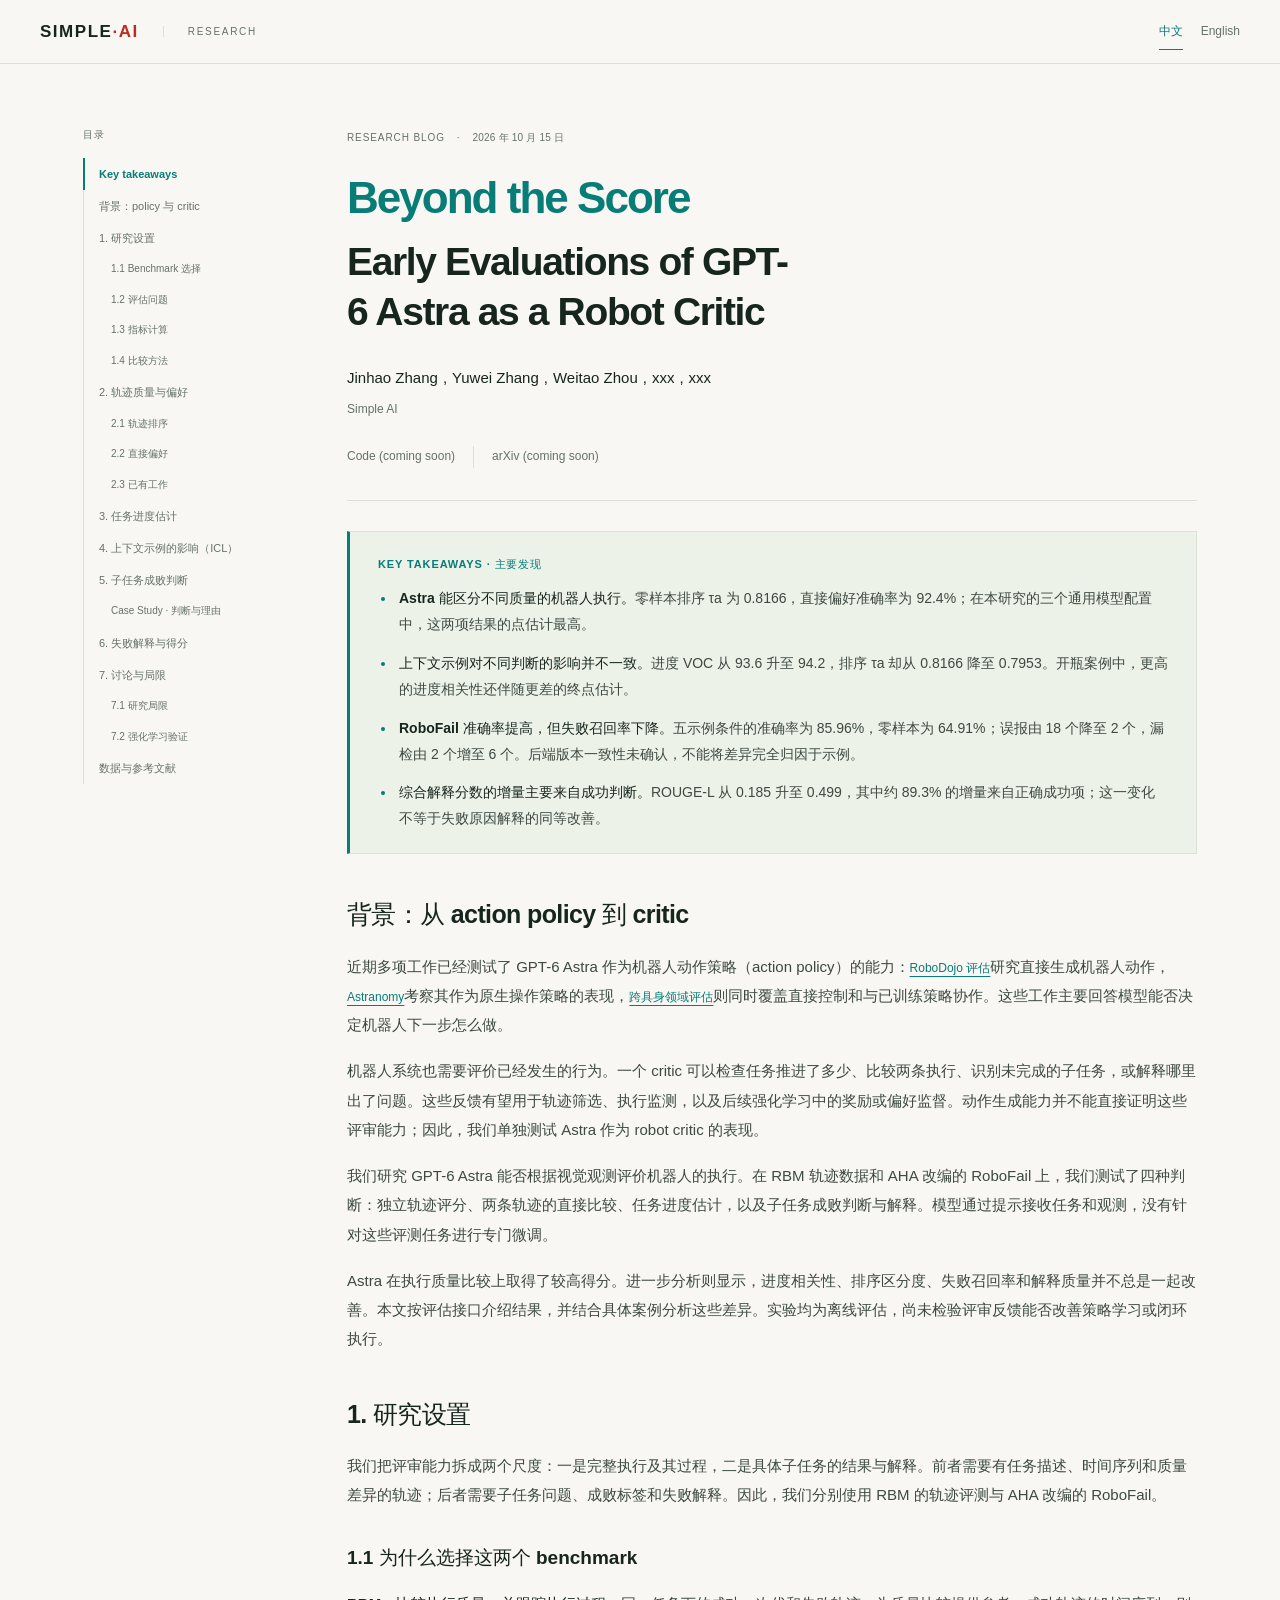
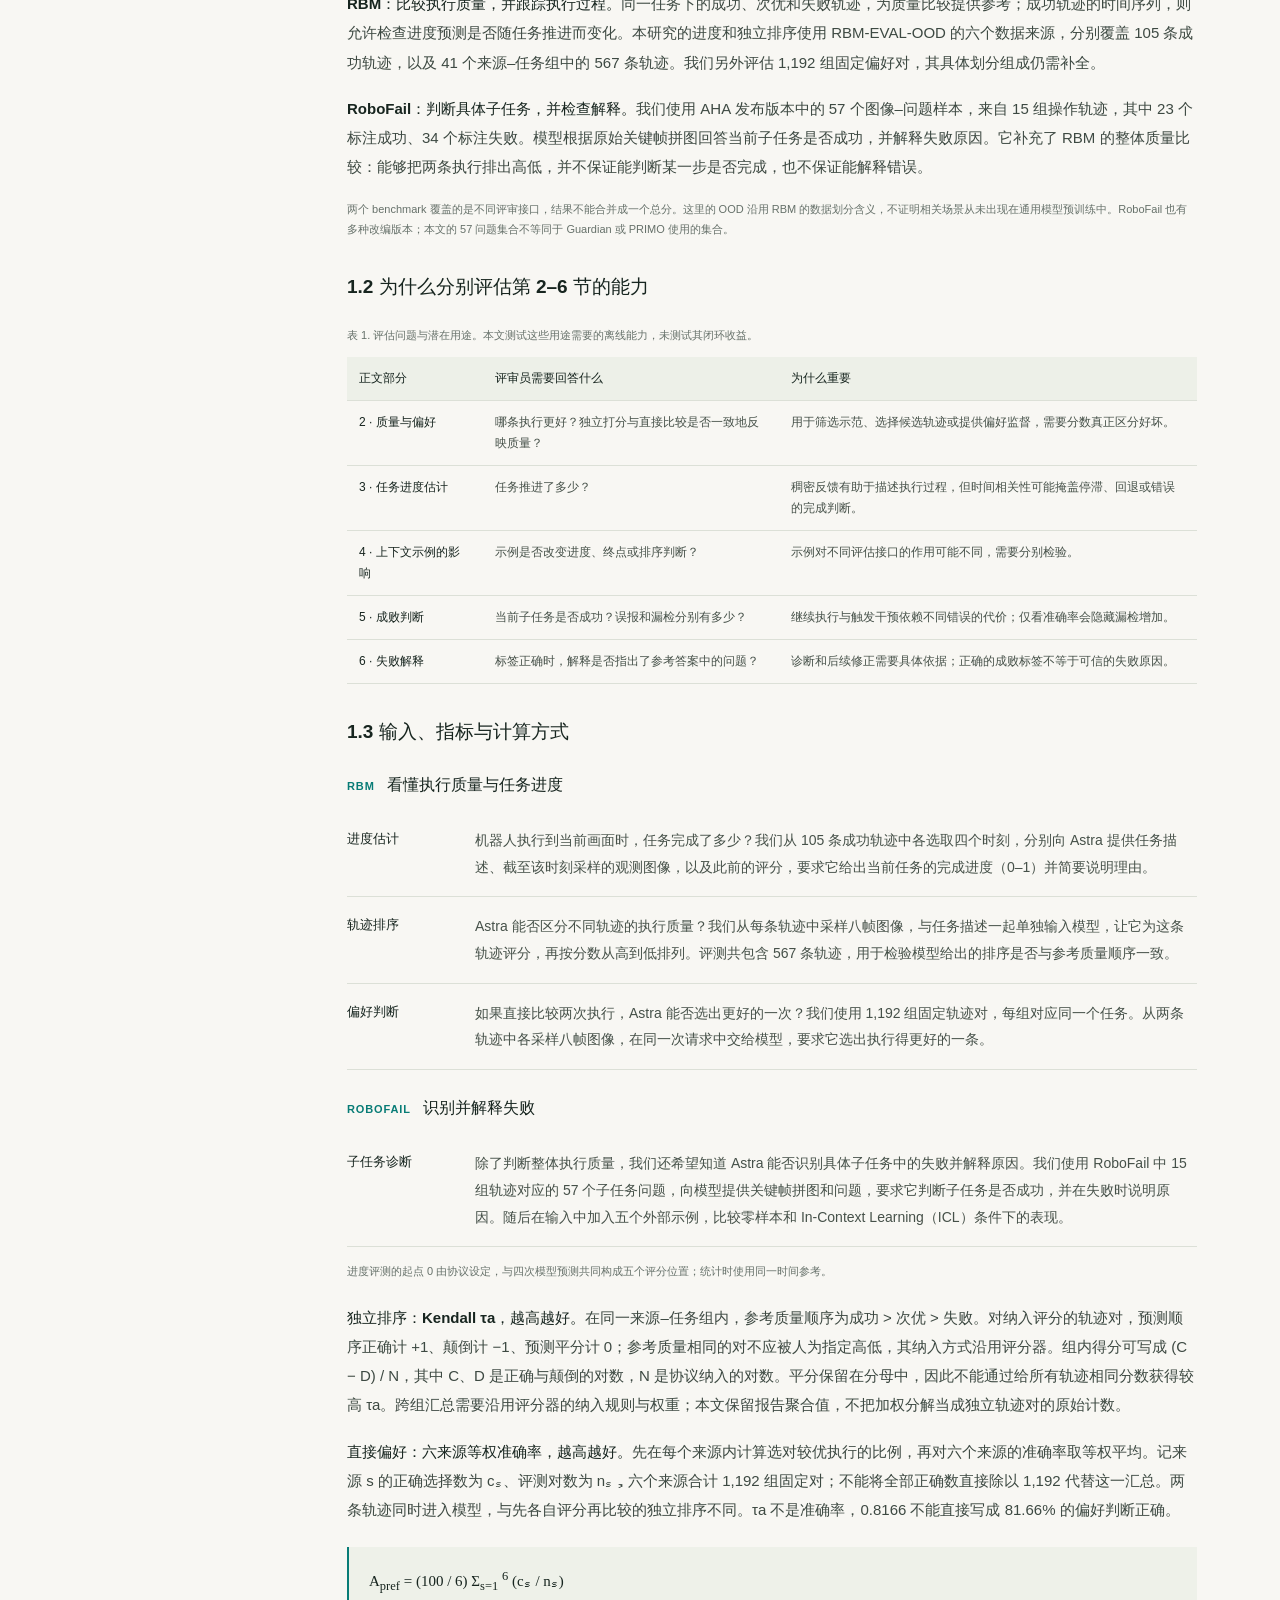
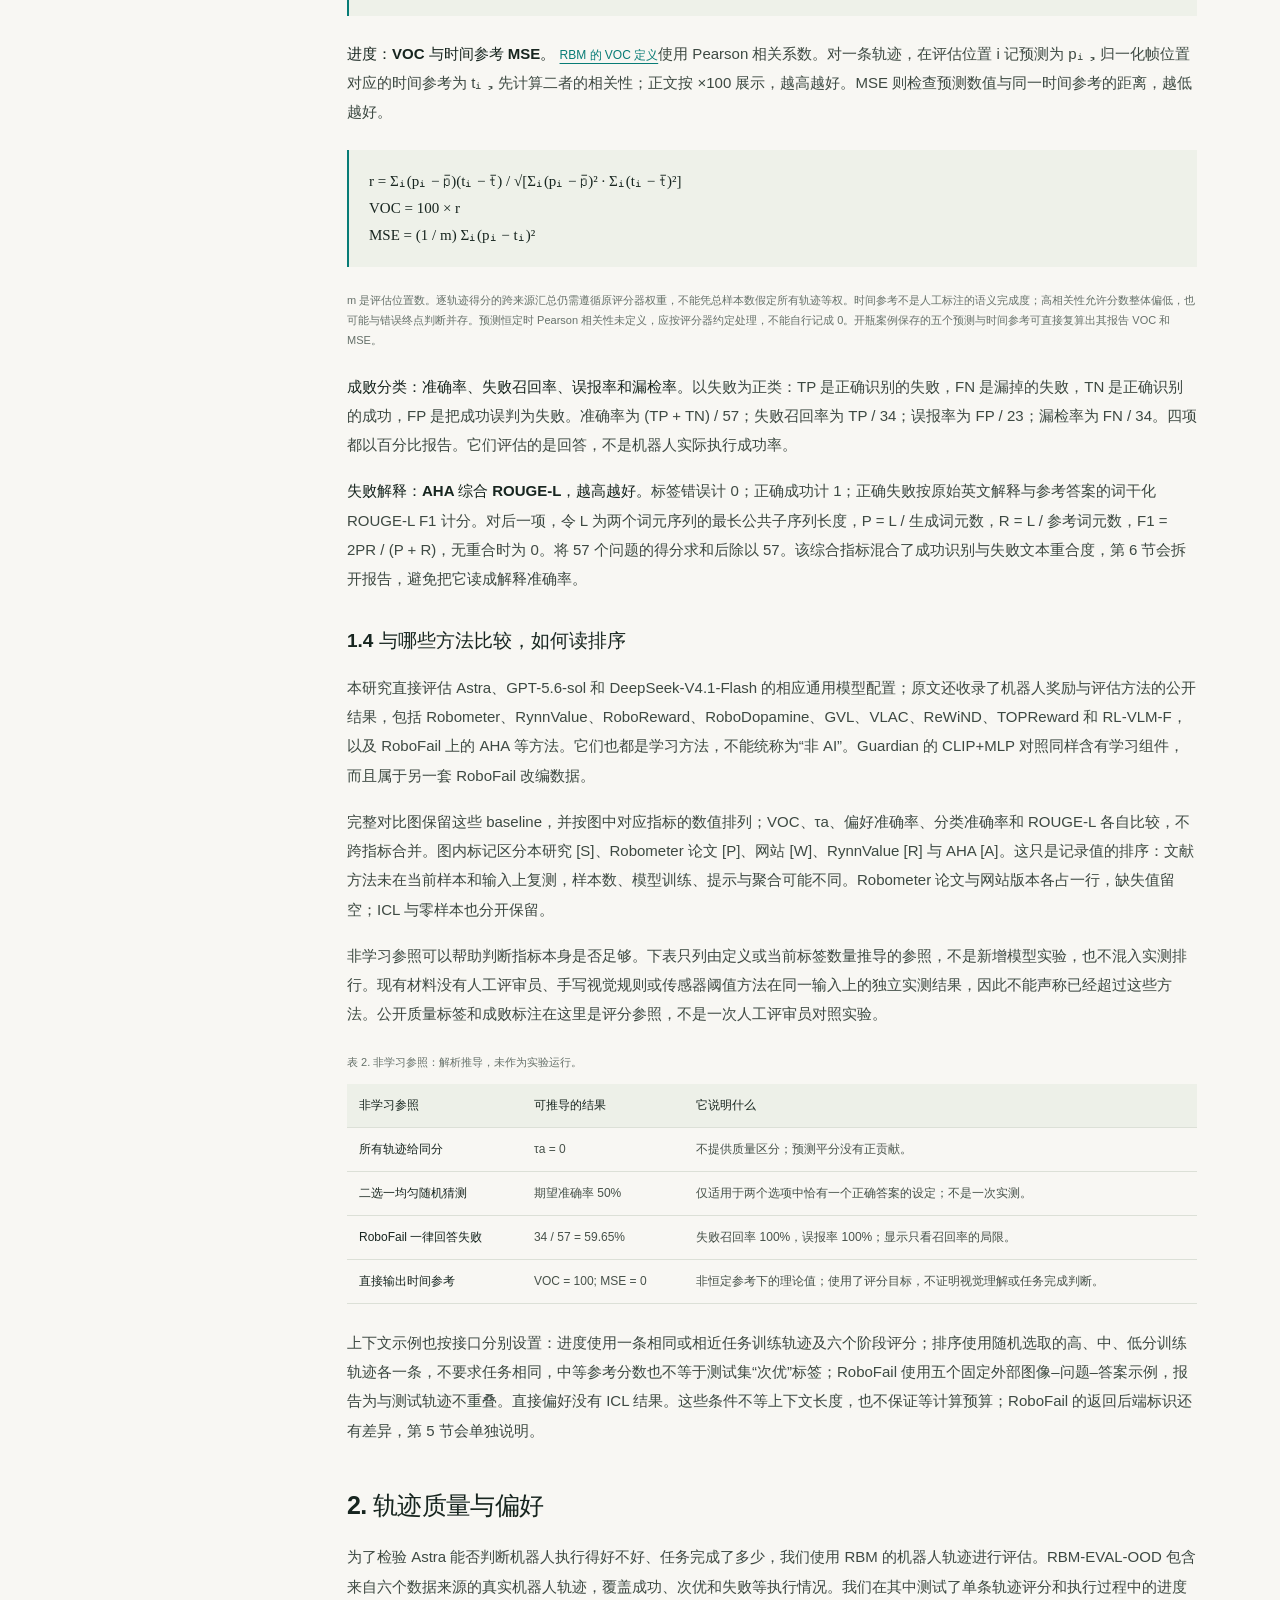
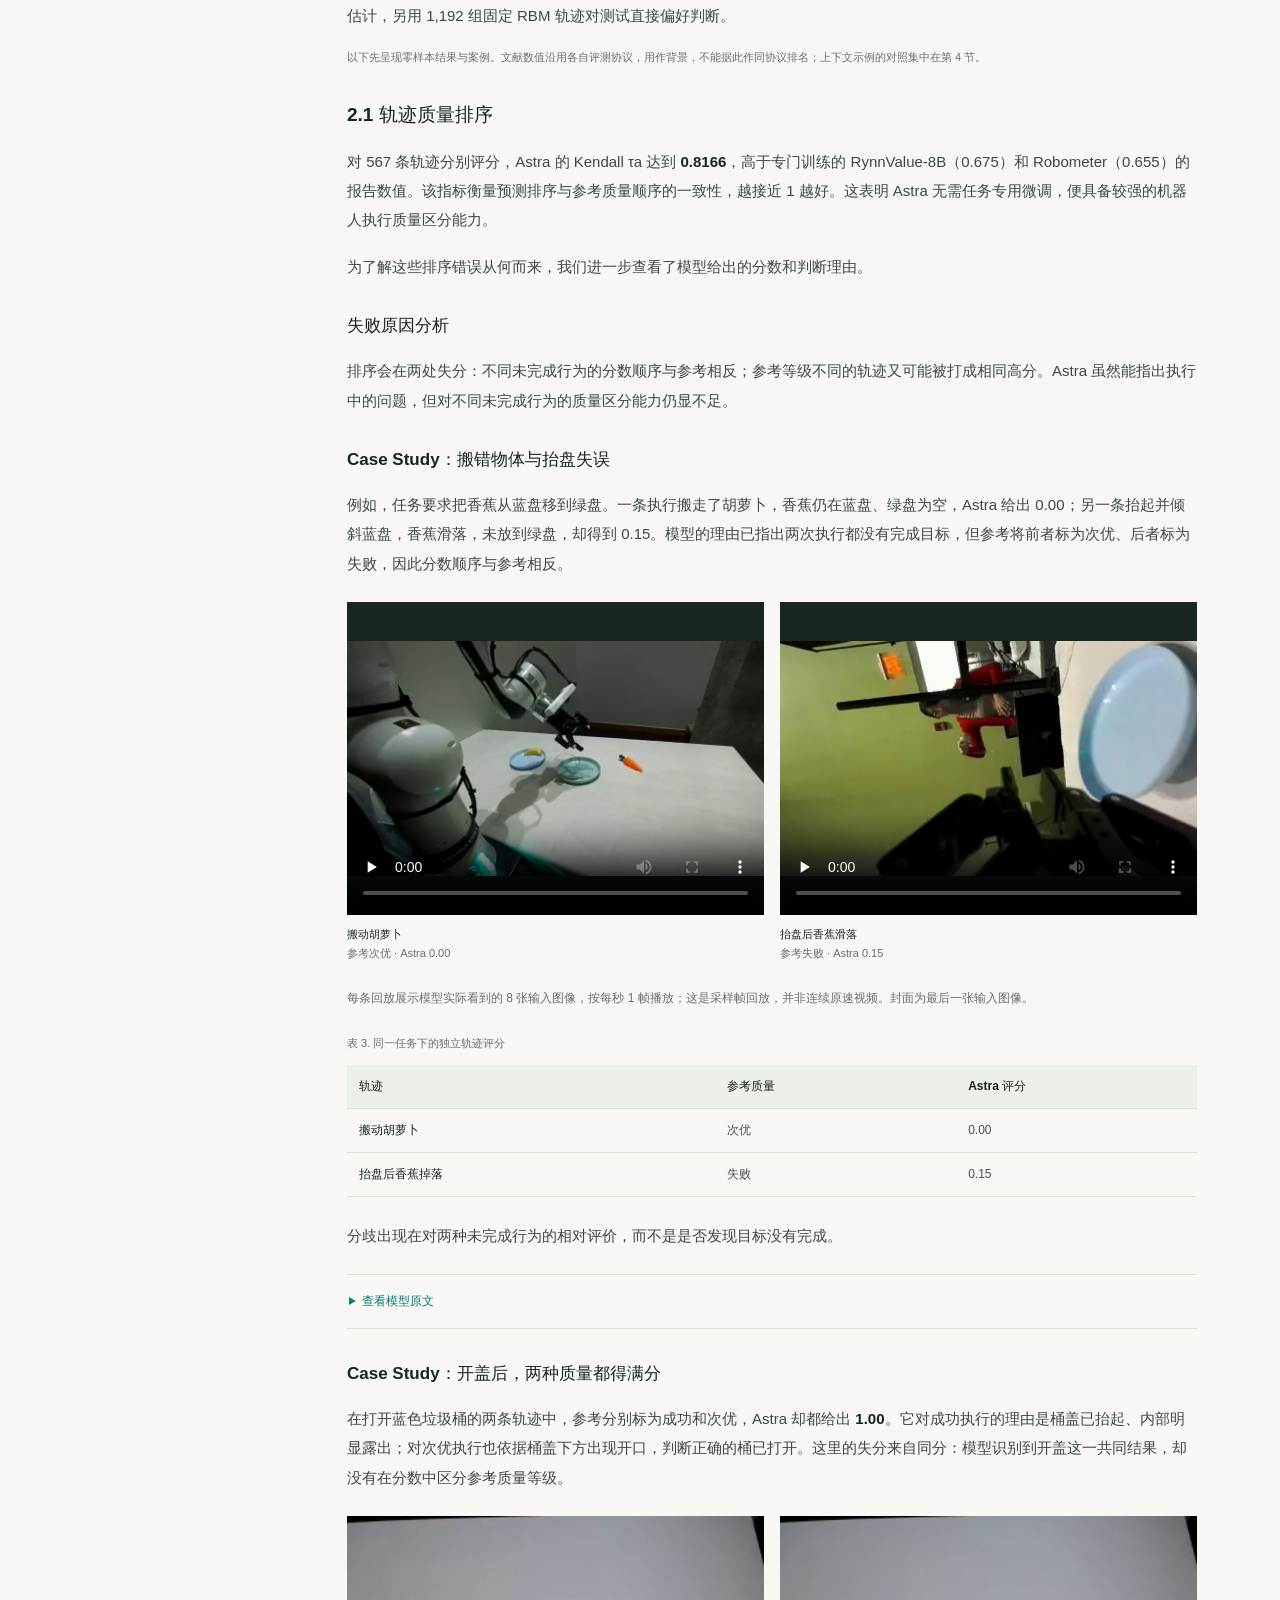
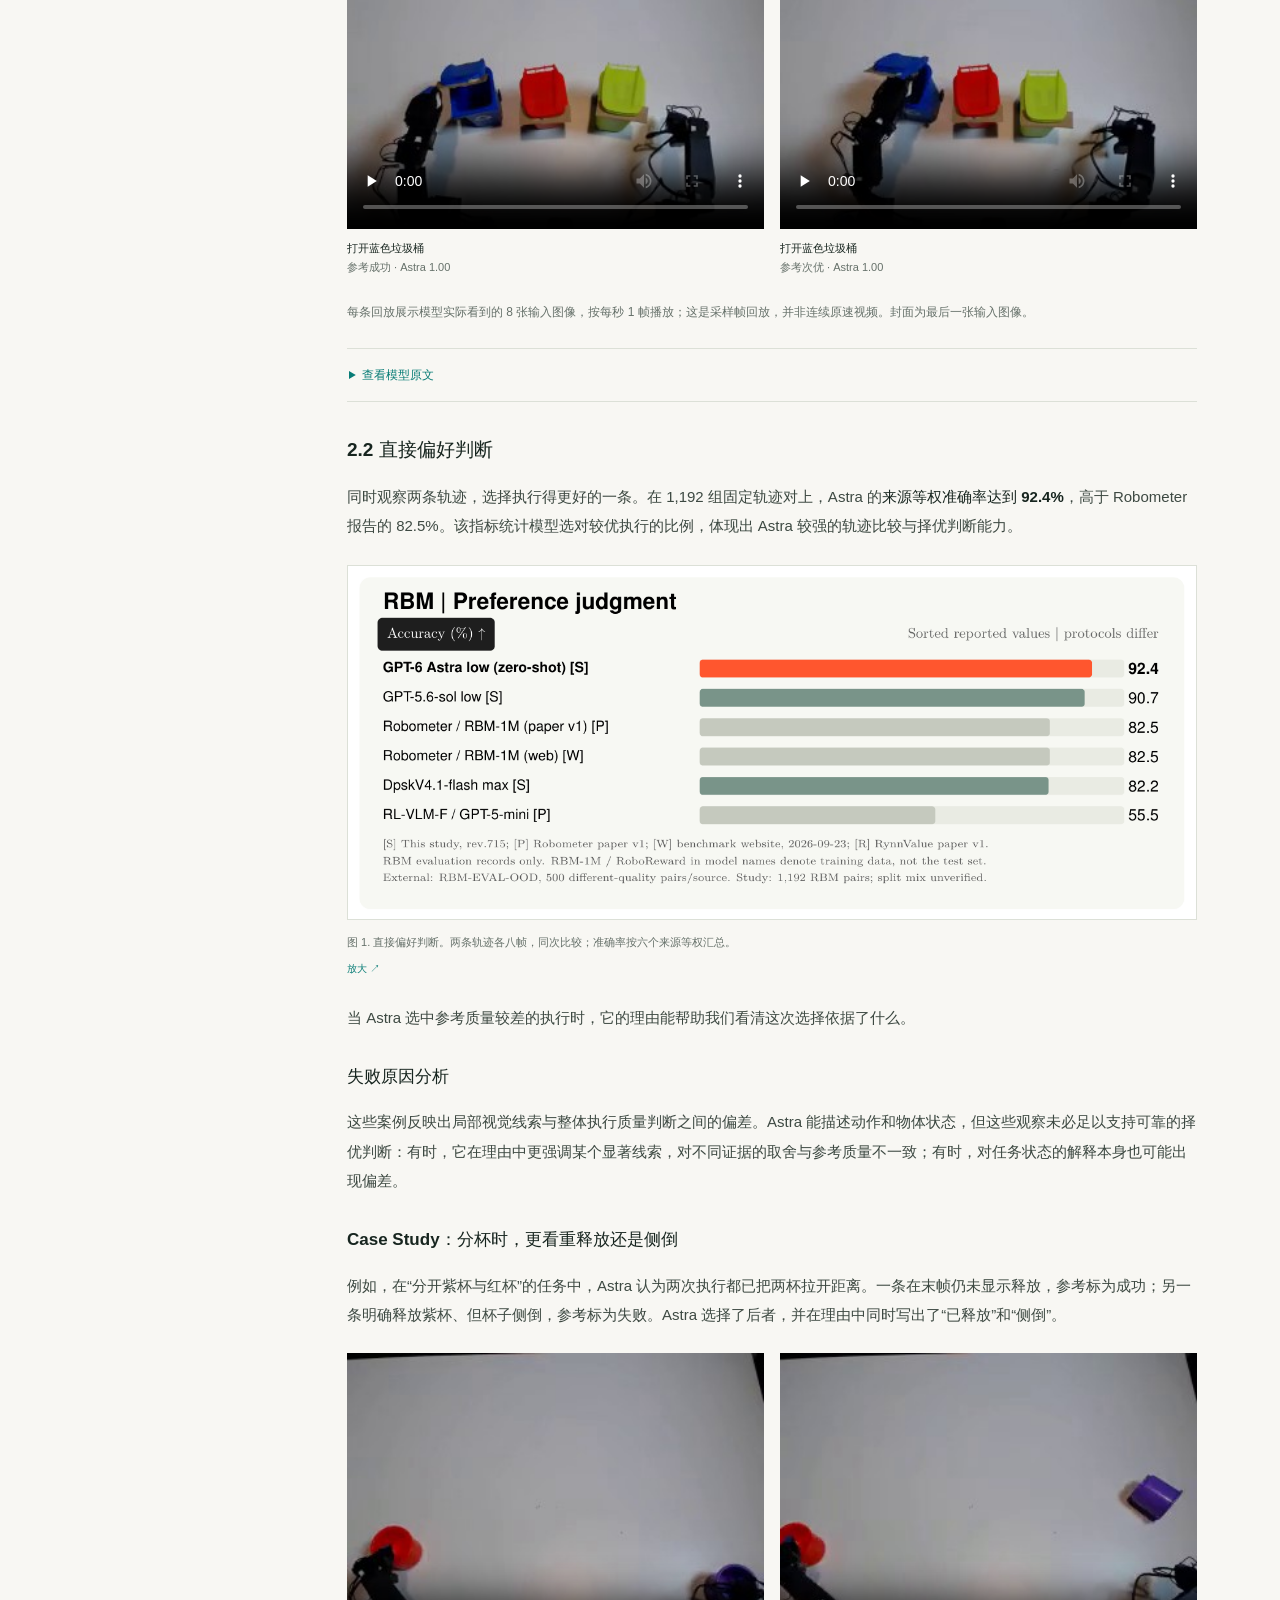
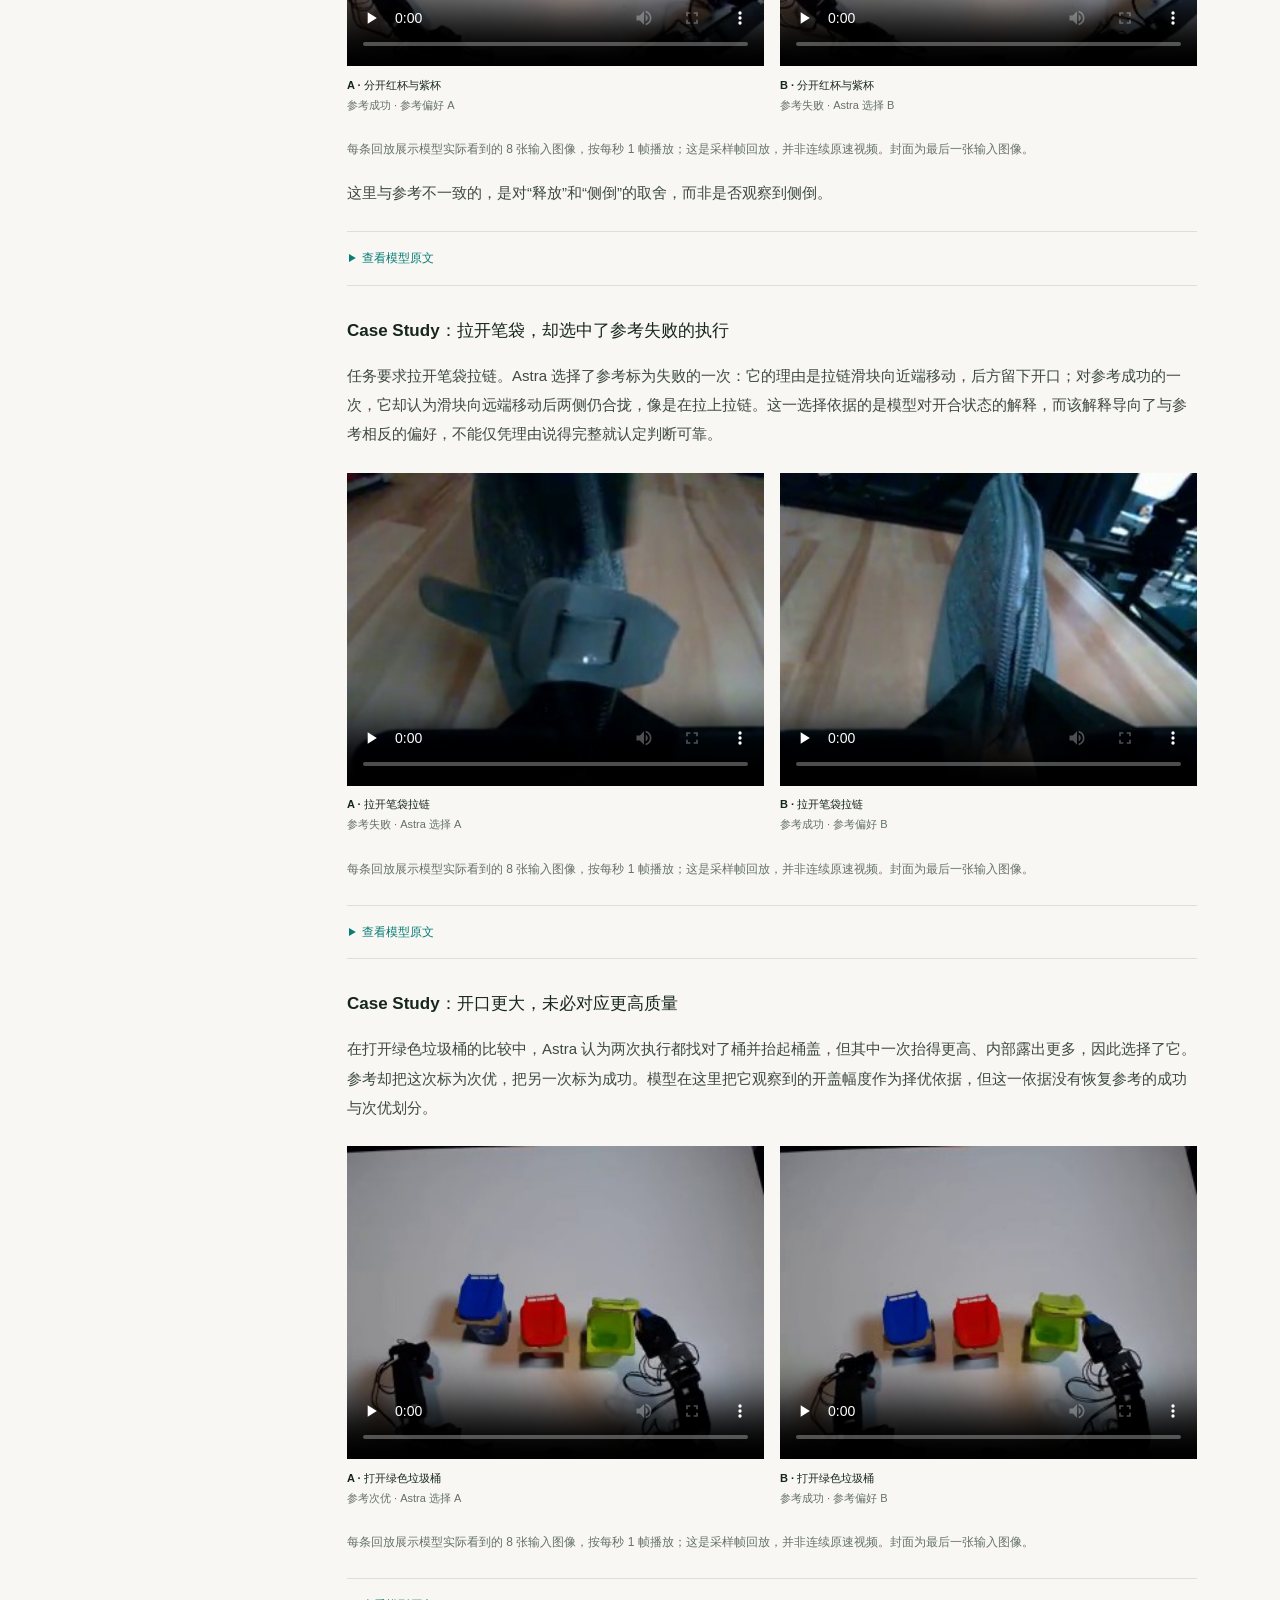
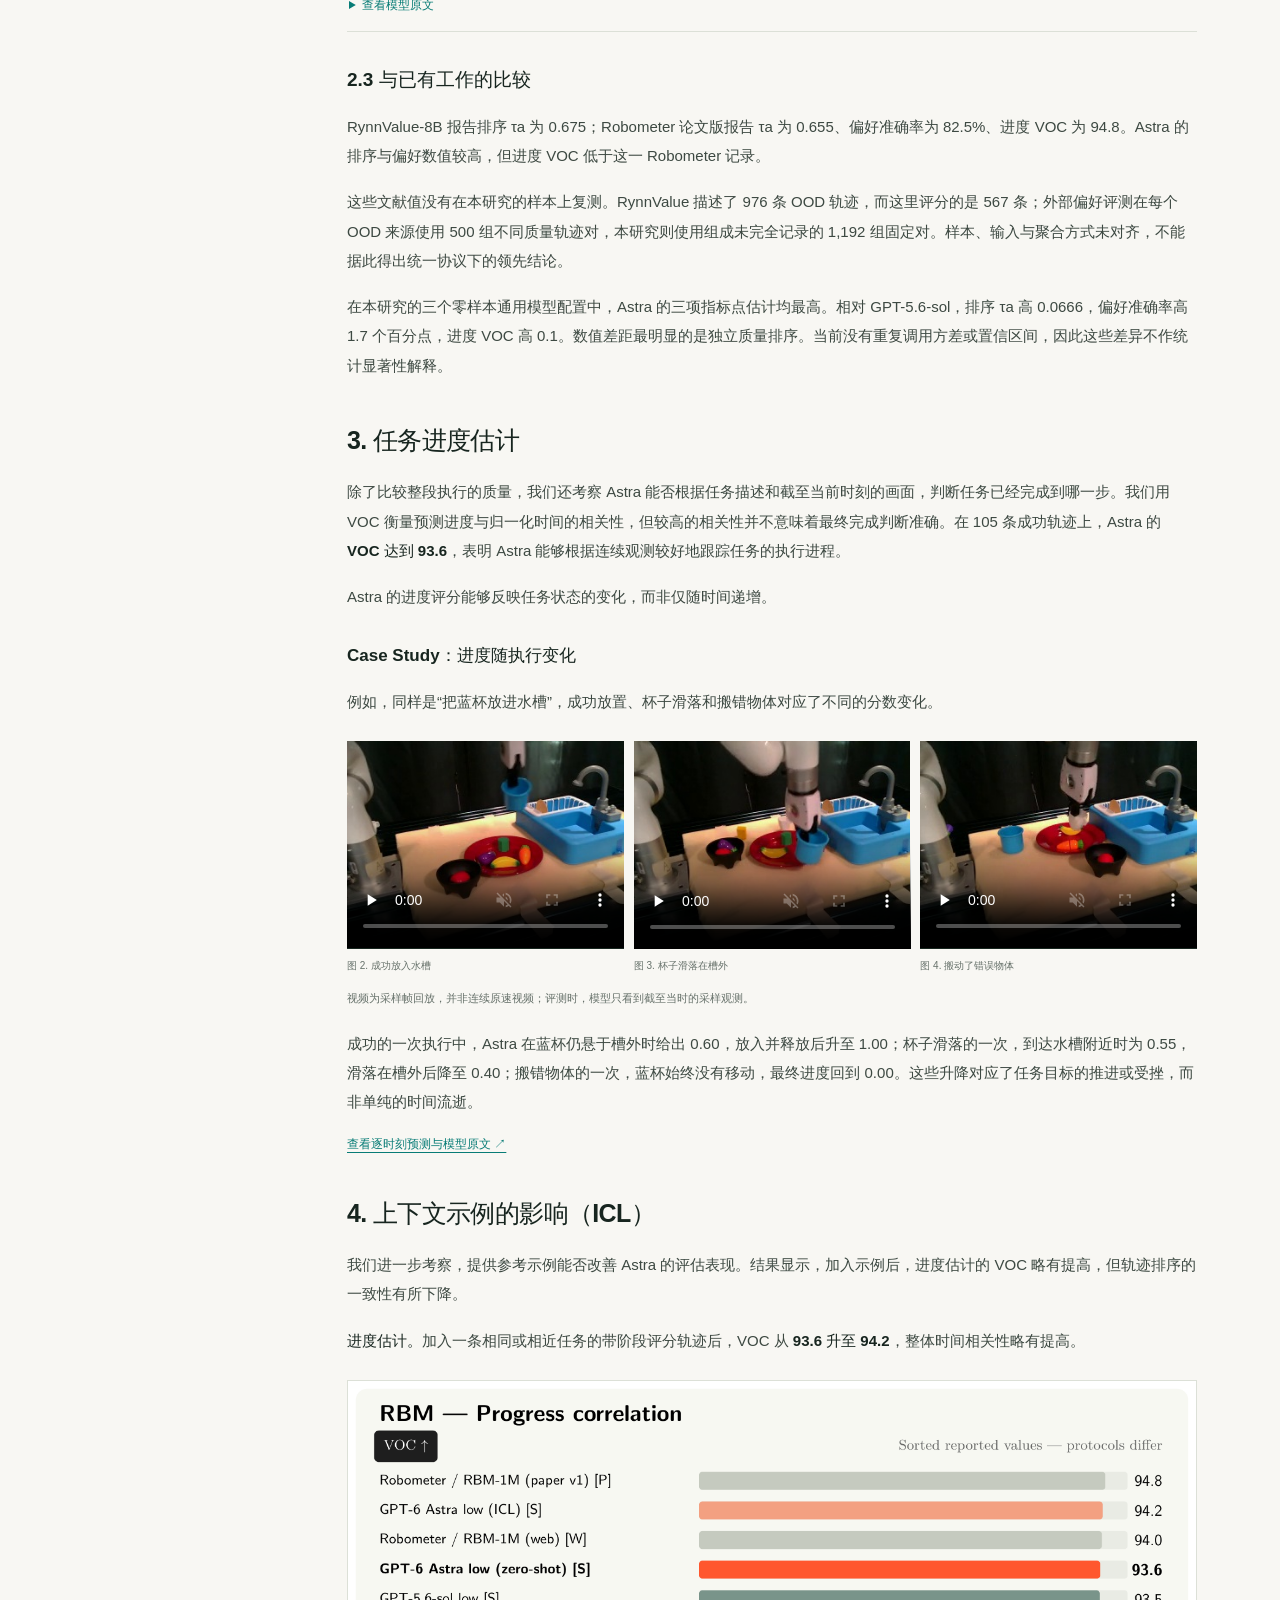
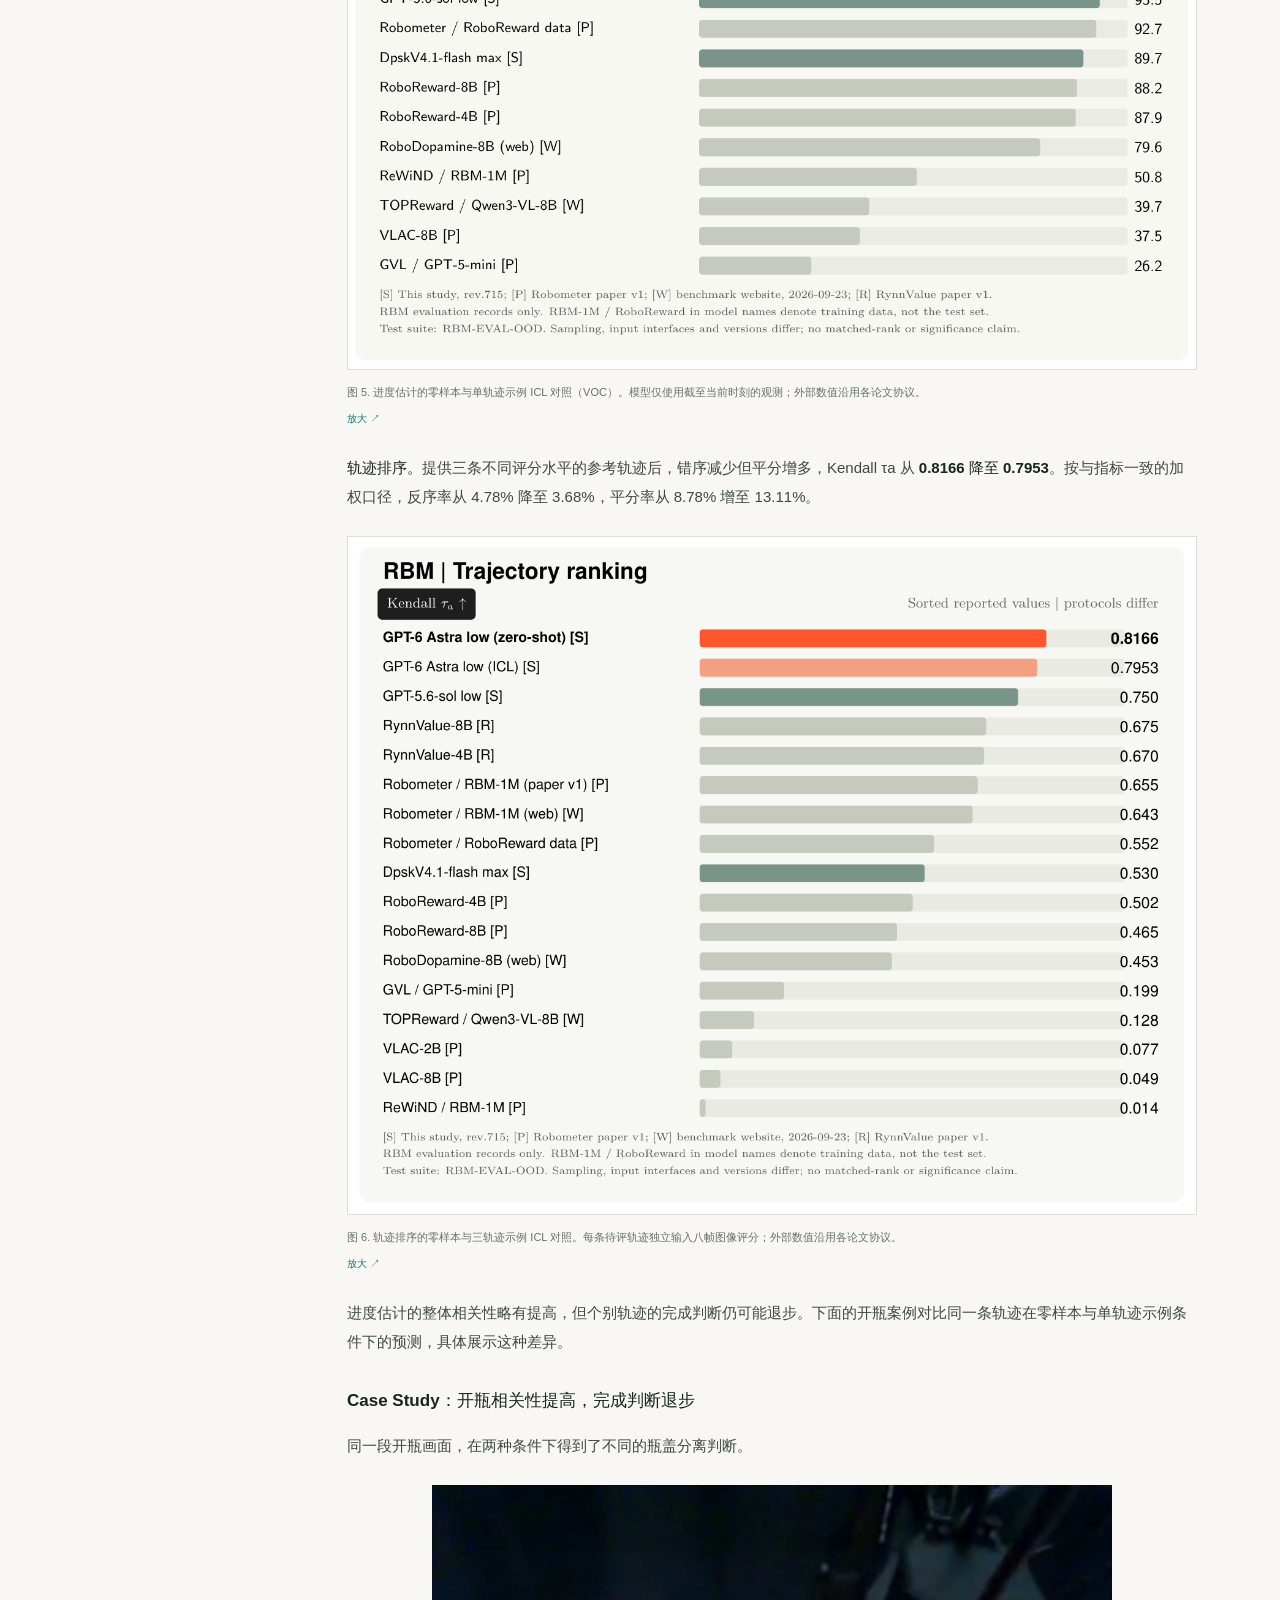
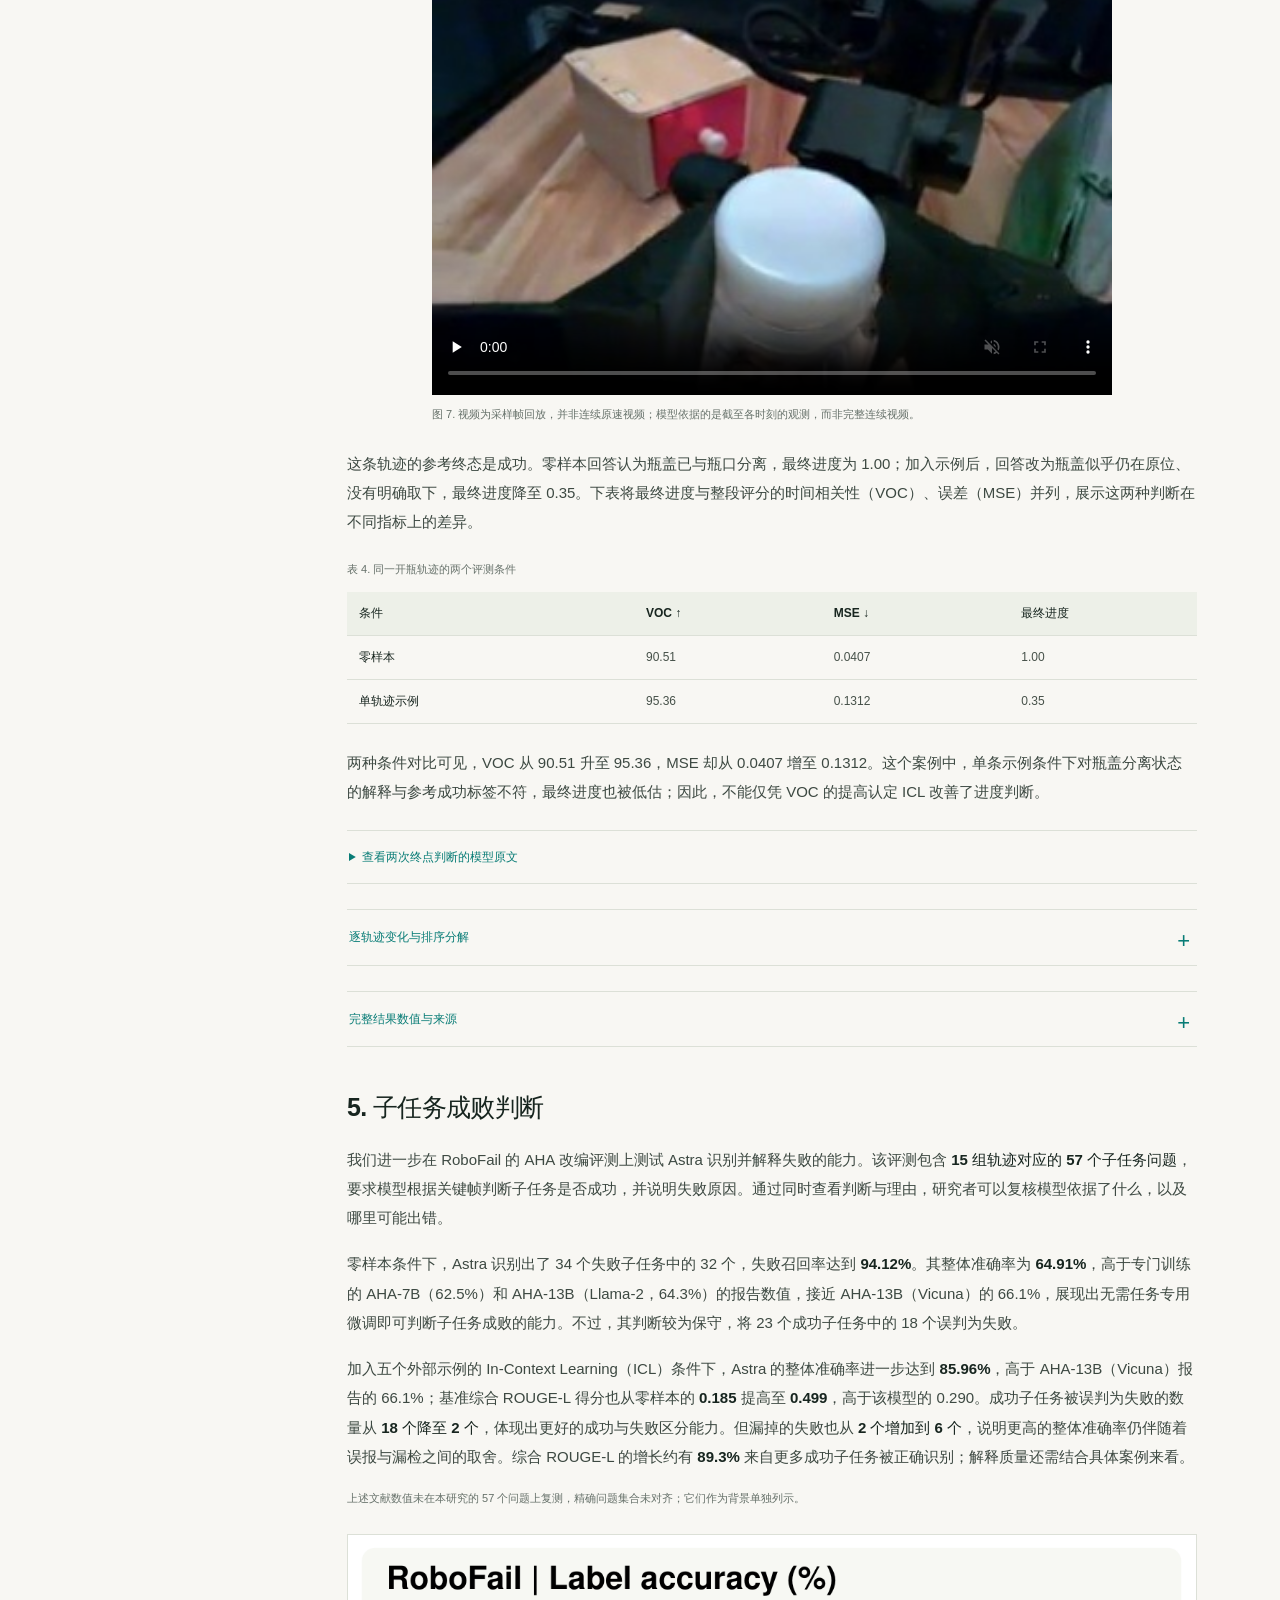
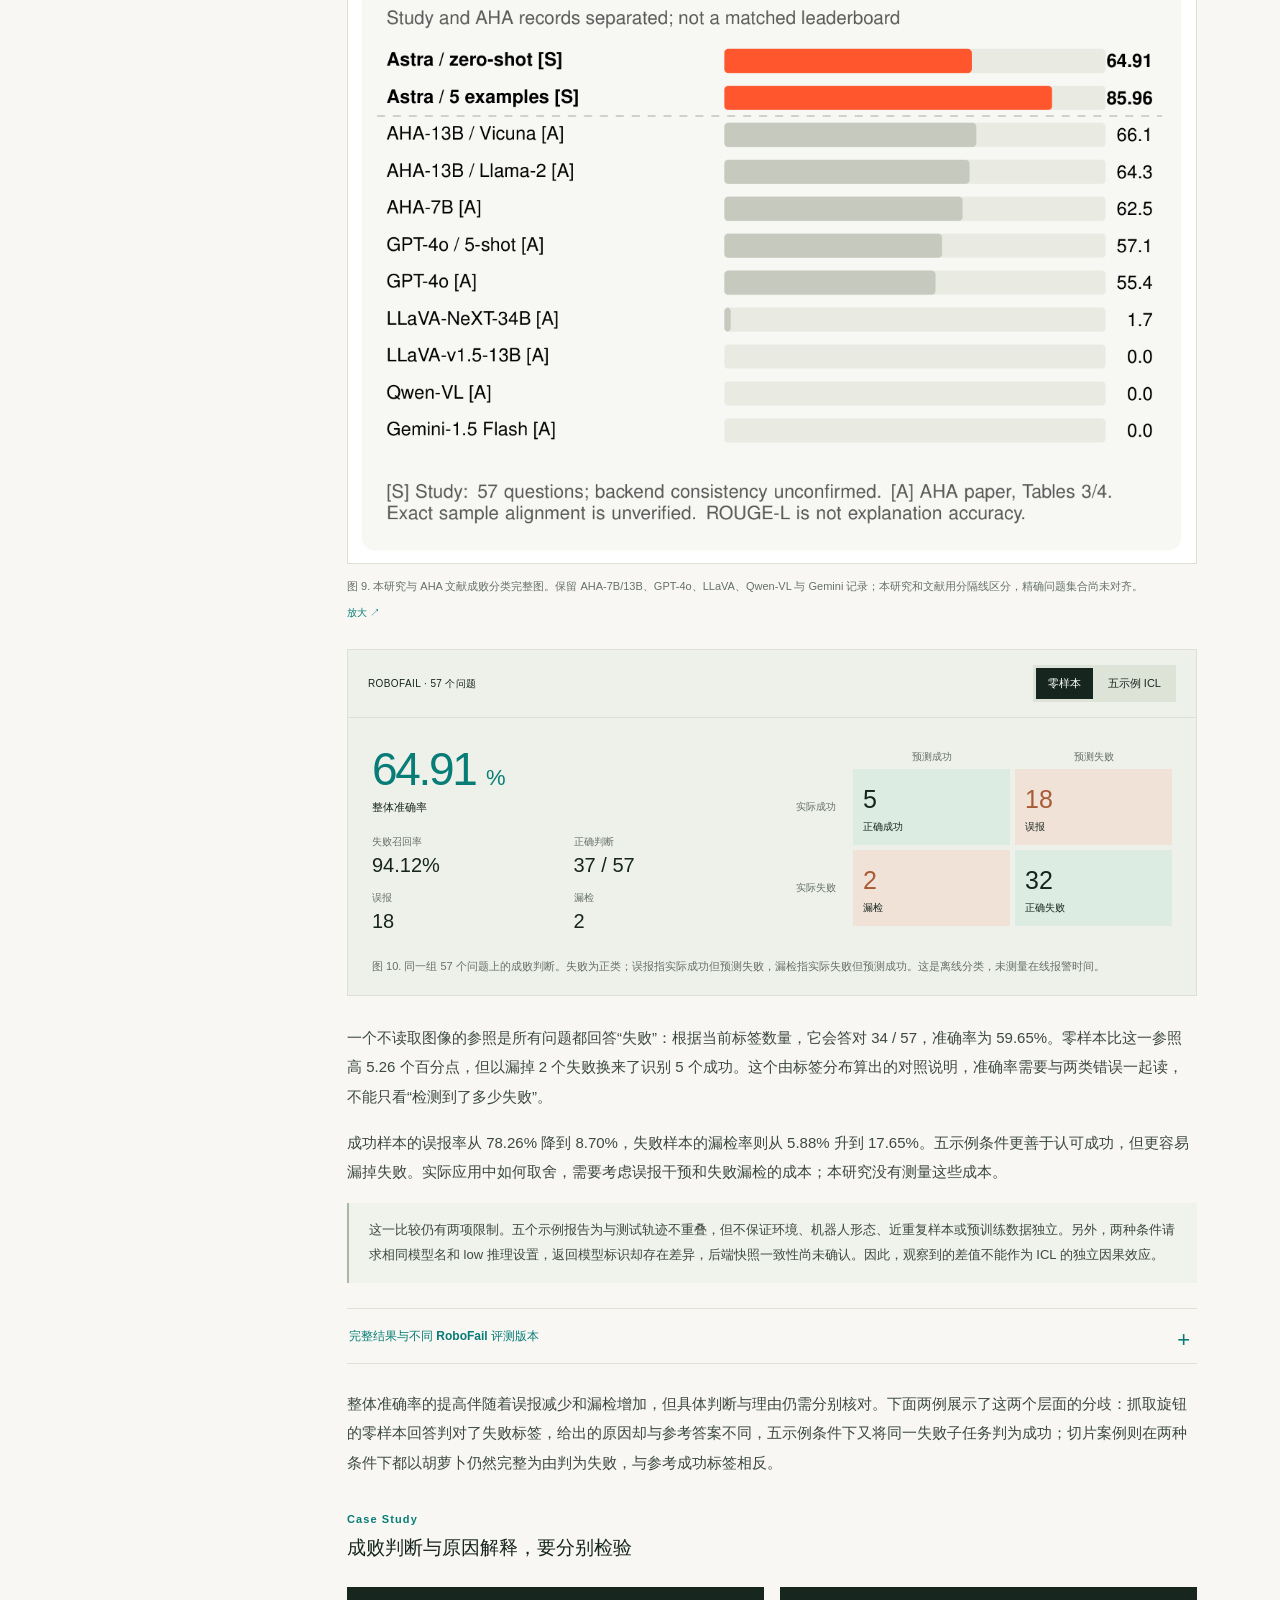
<file: index.html>
<!doctype html>
<html lang="zh-CN">
<head>
<meta charset="utf-8">
<meta name="viewport" content="width=device-width,initial-scale=1">
<title>Beyond the Score: Early Evaluations of GPT-6 Astra as a Robot Critic · Simple AI</title>
<meta name="description" content="机器人轨迹质量、进度估计与失败诊断：GPT-6 Astra 的离线评估结果、上下文示例分析与研究局限。">
<meta name="theme-color" content="#f8f7f3">
<meta name="citation_author" content="Jinhao Zhang">
<meta name="citation_author" content="Yuwei Zhang">
<meta name="citation_author" content="Weitao Zhou">
<meta property="og:title" content="Beyond the Score: Early Evaluations of GPT-6 Astra as a Robot Critic">
<meta property="og:description" content="机器人轨迹质量、进度估计与失败诊断：GPT-6 Astra 的离线评估结果、上下文示例分析与研究局限。">
<meta property="og:type" content="article">
<link rel="alternate" hreflang="zh-CN" href="index.html">
<link rel="alternate" hreflang="en" href="en.html">
<link rel="icon" href="assets/favicon.svg" type="image/svg+xml">
<link rel="stylesheet" href="blog.css">
<script src="blog.js" defer>
</script>
</head>
<body>
<a class="skip" href="#takeaways">跳到正文</a>
<header class="header">
<div class="wrap header-inner">
<a class="brand" href="#top" aria-label="Simple AI">SIMPLE<span>·AI</span>
</a>
<span class="research">RESEARCH</span>
<nav class="language-switch" aria-label="语言">
<a data-language-link href="index.html" lang="zh-CN" hreflang="zh-CN" aria-current="page">中文</a>
<a data-language-link href="en.html" lang="en" hreflang="en">English</a>
</nav>
</div>
</header>
<div id="reading-progress" aria-hidden="true">
</div>
<main id="top">
<div class="wrap article-shell">
<aside class="toc" aria-label="文章目录">
<p>目录</p>
<nav>
<a class="" href="#takeaways">Key takeaways</a>
<a class="" href="#overview">背景：policy 与 critic</a>
<a class="" href="#setup">1. 研究设置</a>
<a class="subsection" href="#benchmark-choice">1.1 Benchmark 选择</a>
<a class="subsection" href="#evaluation-questions">1.2 评估问题</a>
<a class="subsection" href="#metrics">1.3 指标计算</a>
<a class="subsection" href="#comparison-protocol">1.4 比较方法</a>
<a class="" href="#results">2. 轨迹质量与偏好</a>
<a class="subsection" href="#ranking-results">2.1 轨迹排序</a>
<a class="subsection" href="#preference-results">2.2 直接偏好</a>
<a class="subsection" href="#literature">2.3 已有工作</a>
<a class="" href="#progress-results">3. 任务进度估计</a>
<a class="" href="#progress-icl">4. 上下文示例的影响（ICL）</a>
<a class="" href="#failure">5. 子任务成败判断</a>
<a class="subsection" href="#robofail-cases">Case Study · 判断与理由</a>
<a class="" href="#explanations">6. 失败解释与得分</a>
<a class="" href="#outlook">7. 讨论与局限</a>
<a class="subsection" href="#limitations">7.1 研究局限</a>
<a class="subsection" href="#next-steps">7.2 强化学习验证</a>
<a class="" href="#resources">数据与参考文献</a>
</nav>
</aside>
<article class="article">
<header class="article-title">
<p class="publication-meta">RESEARCH BLOG <span>·</span> <time datetime="2026-10-15">2026 年 10 月 15 日</time>
</p>
<h1>
<span class="title-name">Beyond the Score</span>
<span class="title-description">Early Evaluations of GPT-6 Astra as a Robot Critic</span>
</h1>
<div class="author-block">
<p class="authors">
<span>Jinhao Zhang</span>, <span>Yuwei Zhang</span>, <span>Weitao Zhou</span>, <span>xxx</span>, <span>xxx</span>
</p>
<p class="organization">Simple AI</p>
</div>
<div class="publication-links" aria-label="研究材料">
<span class="unreleased">Code <small>(coming soon)</small>
</span>
<span class="unreleased">arXiv <small>(coming soon)</small>
</span>
</div>
</header>
<section id="takeaways" class="key-takeaways" data-toc>
<h2>Key takeaways · 主要发现</h2>
<ul>
<li>
<strong>Astra 能区分不同质量的机器人执行。</strong>零样本排序 τa 为 0.8166，直接偏好准确率为 92.4%；在本研究的三个通用模型配置中，这两项结果的点估计最高。</li>
<li>
<strong>上下文示例对不同判断的影响并不一致。</strong>进度 VOC 从 93.6 升至 94.2，排序 τa 却从 0.8166 降至 0.7953。开瓶案例中，更高的进度相关性还伴随更差的终点估计。</li>
<li>
<strong>RoboFail 准确率提高，但失败召回率下降。</strong>五示例条件的准确率为 85.96%，零样本为 64.91%；误报由 18 个降至 2 个，漏检由 2 个增至 6 个。后端版本一致性未确认，不能将差异完全归因于示例。</li>
<li>
<strong>综合解释分数的增量主要来自成功判断。</strong>ROUGE-L 从 0.185 升至 0.499，其中约 89.3% 的增量来自正确成功项；这一变化不等于失败原因解释的同等改善。</li>
</ul>
</section>
<section id="overview" class="" data-toc>
<h2>背景：从 action policy 到 critic</h2>
<p class="">近期多项工作已经测试了 GPT-6 Astra 作为机器人动作策略（action policy）的能力：<a class="inline-link" href="https://arxiv.org/abs/2609.24170" target="_blank" rel="noopener">RoboDojo 评估</a>研究直接生成机器人动作，<a class="inline-link" href="https://research.nvidia.com/labs/srl/projects/astranomy/" target="_blank" rel="noopener">Astranomy</a>考察其作为原生操作策略的表现，<a class="inline-link" href="https://arxiv.org/abs/2609.38537" target="_blank" rel="noopener">跨具身领域评估</a>则同时覆盖直接控制和与已训练策略协作。这些工作主要回答模型能否决定机器人下一步怎么做。</p>
<p class="">机器人系统也需要评价已经发生的行为。一个 critic 可以检查任务推进了多少、比较两条执行、识别未完成的子任务，或解释哪里出了问题。这些反馈有望用于轨迹筛选、执行监测，以及后续强化学习中的奖励或偏好监督。动作生成能力并不能直接证明这些评审能力；因此，我们单独测试 Astra 作为 robot critic 的表现。</p>
<p class="">我们研究 GPT-6 Astra 能否根据视觉观测评价机器人的执行。在 RBM 轨迹数据和 AHA 改编的 RoboFail 上，我们测试了四种判断：独立轨迹评分、两条轨迹的直接比较、任务进度估计，以及子任务成败判断与解释。模型通过提示接收任务和观测，没有针对这些评测任务进行专门微调。</p>
<p class="">Astra 在执行质量比较上取得了较高得分。进一步分析则显示，进度相关性、排序区分度、失败召回率和解释质量并不总是一起改善。本文按评估接口介绍结果，并结合具体案例分析这些差异。实验均为离线评估，尚未检验评审反馈能否改善策略学习或闭环执行。</p>
</section>
<section id="setup" class="" data-toc>
<h2>1. 研究设置</h2>
<p class="">我们把评审能力拆成两个尺度：一是完整执行及其过程，二是具体子任务的结果与解释。前者需要有任务描述、时间序列和质量差异的轨迹；后者需要子任务问题、成败标签和失败解释。因此，我们分别使用 RBM 的轨迹评测与 AHA 改编的 RoboFail。</p>
<h3 id="benchmark-choice" data-toc>1.1 为什么选择这两个 benchmark</h3>
<p class="">
<strong>RBM：比较执行质量，并跟踪执行过程。</strong>同一任务下的成功、次优和失败轨迹，为质量比较提供参考；成功轨迹的时间序列，则允许检查进度预测是否随任务推进而变化。本研究的进度和独立排序使用 RBM-EVAL-OOD 的六个数据来源，分别覆盖 105 条成功轨迹，以及 41 个来源–任务组中的 567 条轨迹。我们另外评估 1,192 组固定偏好对，其具体划分组成仍需补全。</p>
<p class="">
<strong>RoboFail：判断具体子任务，并检查解释。</strong>我们使用 AHA 发布版本中的 57 个图像–问题样本，来自 15 组操作轨迹，其中 23 个标注成功、34 个标注失败。模型根据原始关键帧拼图回答当前子任务是否成功，并解释失败原因。它补充了 RBM 的整体质量比较：能够把两条执行排出高低，并不保证能判断某一步是否完成，也不保证能解释错误。</p>
<p class="fine">两个 benchmark 覆盖的是不同评审接口，结果不能合并成一个总分。这里的 OOD 沿用 RBM 的数据划分含义，不证明相关场景从未出现在通用模型预训练中。RoboFail 也有多种改编版本；本文的 57 问题集合不等同于 Guardian 或 PRIMO 使用的集合。</p>
<h3 id="evaluation-questions" data-toc>1.2 为什么分别评估第 2–6 节的能力</h3>
<div class="table-scroll" role="region" aria-label="评估问题与潜在用途。本文测试这些用途需要的离线能力，未测试其闭环收益。" tabindex="0">
<table>
<caption>表 1. 评估问题与潜在用途。本文测试这些用途需要的离线能力，未测试其闭环收益。</caption>
<thead>
<tr>
<th scope="col">正文部分</th>
<th scope="col">评审员需要回答什么</th>
<th scope="col">为什么重要</th>
</tr>
</thead>
<tbody>
<tr>
<th scope="row">2 · 质量与偏好</th>
<td>哪条执行更好？独立打分与直接比较是否一致地反映质量？</td>
<td>用于筛选示范、选择候选轨迹或提供偏好监督，需要分数真正区分好坏。</td>
</tr>
<tr>
<th scope="row">3 · 任务进度估计</th>
<td>任务推进了多少？</td>
<td>稠密反馈有助于描述执行过程，但时间相关性可能掩盖停滞、回退或错误的完成判断。</td>
</tr>
<tr>
<th scope="row">4 · 上下文示例的影响</th>
<td>示例是否改变进度、终点或排序判断？</td>
<td>示例对不同评估接口的作用可能不同，需要分别检验。</td>
</tr>
<tr>
<th scope="row">5 · 成败判断</th>
<td>当前子任务是否成功？误报和漏检分别有多少？</td>
<td>继续执行与触发干预依赖不同错误的代价；仅看准确率会隐藏漏检增加。</td>
</tr>
<tr>
<th scope="row">6 · 失败解释</th>
<td>标签正确时，解释是否指出了参考答案中的问题？</td>
<td>诊断和后续修正需要具体依据；正确的成败标签不等于可信的失败原因。</td>
</tr>
</tbody>
</table>
</div>
<h3 id="metrics" data-toc>1.3 输入、指标与计算方式</h3>
<h4 class="method-group-title">
<span>RBM</span>看懂执行质量与任务进度</h4>
<dl class="protocol-list">
<div>
<dt>进度估计</dt>
<dd>机器人执行到当前画面时，任务完成了多少？我们从 105 条成功轨迹中各选取四个时刻，分别向 Astra 提供任务描述、截至该时刻采样的观测图像，以及此前的评分，要求它给出当前任务的完成进度（0–1）并简要说明理由。</dd>
</div>
<div>
<dt>轨迹排序</dt>
<dd>Astra 能否区分不同轨迹的执行质量？我们从每条轨迹中采样八帧图像，与任务描述一起单独输入模型，让它为这条轨迹评分，再按分数从高到低排列。评测共包含 567 条轨迹，用于检验模型给出的排序是否与参考质量顺序一致。</dd>
</div>
<div>
<dt>偏好判断</dt>
<dd>如果直接比较两次执行，Astra 能否选出更好的一次？我们使用 1,192 组固定轨迹对，每组对应同一个任务。从两条轨迹中各采样八帧图像，在同一次请求中交给模型，要求它选出执行得更好的一条。</dd>
</div>
</dl>
<h4 class="method-group-title">
<span>ROBOFAIL</span>识别并解释失败</h4>
<dl class="protocol-list">
<div>
<dt>子任务诊断</dt>
<dd>除了判断整体执行质量，我们还希望知道 Astra 能否识别具体子任务中的失败并解释原因。我们使用 RoboFail 中 15 组轨迹对应的 57 个子任务问题，向模型提供关键帧拼图和问题，要求它判断子任务是否成功，并在失败时说明原因。随后在输入中加入五个外部示例，比较零样本和 In-Context Learning（ICL）条件下的表现。</dd>
</div>
</dl>
<p class="fine">进度评测的起点 0 由协议设定，与四次模型预测共同构成五个评分位置；统计时使用同一时间参考。</p>
<p class="">
<strong>独立排序：Kendall τa，越高越好。</strong>在同一来源–任务组内，参考质量顺序为成功 &gt; 次优 &gt; 失败。对纳入评分的轨迹对，预测顺序正确计 +1、颠倒计 −1、预测平分计 0；参考质量相同的对不应被人为指定高低，其纳入方式沿用评分器。组内得分可写成 (C − D) / N，其中 C、D 是正确与颠倒的对数，N 是协议纳入的对数。平分保留在分母中，因此不能通过给所有轨迹相同分数获得较高 τa。跨组汇总需要沿用评分器的纳入规则与权重；本文保留报告聚合值，不把加权分解当成独立轨迹对的原始计数。</p>
<p class="">
<strong>直接偏好：六来源等权准确率，越高越好。</strong>先在每个来源内计算选对较优执行的比例，再对六个来源的准确率取等权平均。记来源 s 的正确选择数为 cₛ、评测对数为 nₛ，六个来源合计 1,192 组固定对；不能将全部正确数直接除以 1,192 代替这一汇总。两条轨迹同时进入模型，与先各自评分再比较的独立排序不同。τa 不是准确率，0.8166 不能直接写成 81.66% 的偏好判断正确。</p>
<div class="formula" role="math">A<sub>pref</sub> = (100 / 6) Σ<sub>s=1</sub>
<sup>6</sup> (cₛ / nₛ)</div>
<p class="">
<strong>进度：VOC 与时间参考 MSE。</strong>
<a class="inline-link" href="https://robometer.github.io/" target="_blank" rel="noopener">RBM 的 VOC 定义</a>使用 Pearson 相关系数。对一条轨迹，在评估位置 i 记预测为 pᵢ，归一化帧位置对应的时间参考为 tᵢ，先计算二者的相关性；正文按 ×100 展示，越高越好。MSE 则检查预测数值与同一时间参考的距离，越低越好。</p>
<div class="formula" role="math">r = Σᵢ(pᵢ − p̄)(tᵢ − t̄) / √[Σᵢ(pᵢ − p̄)² · Σᵢ(tᵢ − t̄)²]<br>VOC = 100 × r<br>MSE = (1 / m) Σᵢ(pᵢ − tᵢ)²</div>
<p class="fine">m 是评估位置数。逐轨迹得分的跨来源汇总仍需遵循原评分器权重，不能凭总样本数假定所有轨迹等权。时间参考不是人工标注的语义完成度；高相关性允许分数整体偏低，也可能与错误终点判断并存。预测恒定时 Pearson 相关性未定义，应按评分器约定处理，不能自行记成 0。开瓶案例保存的五个预测与时间参考可直接复算出其报告 VOC 和 MSE。</p>
<p class="">
<strong>成败分类：准确率、失败召回率、误报率和漏检率。</strong>以失败为正类：TP 是正确识别的失败，FN 是漏掉的失败，TN 是正确识别的成功，FP 是把成功误判为失败。准确率为 (TP + TN) / 57；失败召回率为 TP / 34；误报率为 FP / 23；漏检率为 FN / 34。四项都以百分比报告。它们评估的是回答，不是机器人实际执行成功率。</p>
<p class="">
<strong>失败解释：AHA 综合 ROUGE-L，越高越好。</strong>标签错误计 0；正确成功计 1；正确失败按原始英文解释与参考答案的词干化 ROUGE-L F1 计分。对后一项，令 L 为两个词元序列的最长公共子序列长度，P = L / 生成词元数，R = L / 参考词元数，F1 = 2PR / (P + R)，无重合时为 0。将 57 个问题的得分求和后除以 57。该综合指标混合了成功识别与失败文本重合度，第 6 节会拆开报告，避免把它读成解释准确率。</p>
<h3 id="comparison-protocol" data-toc>1.4 与哪些方法比较，如何读排序</h3>
<p class="">本研究直接评估 Astra、GPT-5.6-sol 和 DeepSeek-V4.1-Flash 的相应通用模型配置；原文还收录了机器人奖励与评估方法的公开结果，包括 Robometer、RynnValue、RoboReward、RoboDopamine、GVL、VLAC、ReWiND、TOPReward 和 RL-VLM-F，以及 RoboFail 上的 AHA 等方法。它们也都是学习方法，不能统称为“非 AI”。Guardian 的 CLIP+MLP 对照同样含有学习组件，而且属于另一套 RoboFail 改编数据。</p>
<p class="">完整对比图保留这些 baseline，并按图中对应指标的数值排列；VOC、τa、偏好准确率、分类准确率和 ROUGE-L 各自比较，不跨指标合并。图内标记区分本研究 [S]、Robometer 论文 [P]、网站 [W]、RynnValue [R] 与 AHA [A]。这只是记录值的排序：文献方法未在当前样本和输入上复测，样本数、模型训练、提示与聚合可能不同。Robometer 论文与网站版本各占一行，缺失值留空；ICL 与零样本也分开保留。</p>
<p class="">非学习参照可以帮助判断指标本身是否足够。下表只列由定义或当前标签数量推导的参照，不是新增模型实验，也不混入实测排行。现有材料没有人工评审员、手写视觉规则或传感器阈值方法在同一输入上的独立实测结果，因此不能声称已经超过这些方法。公开质量标签和成败标注在这里是评分参照，不是一次人工评审员对照实验。</p>
<div class="table-scroll" role="region" aria-label="非学习参照：解析推导，未作为实验运行。" tabindex="0">
<table>
<caption>表 2. 非学习参照：解析推导，未作为实验运行。</caption>
<thead>
<tr>
<th scope="col">非学习参照</th>
<th scope="col">可推导的结果</th>
<th scope="col">它说明什么</th>
</tr>
</thead>
<tbody>
<tr>
<th scope="row">所有轨迹给同分</th>
<td>τa = 0</td>
<td>不提供质量区分；预测平分没有正贡献。</td>
</tr>
<tr>
<th scope="row">二选一均匀随机猜测</th>
<td>期望准确率 50%</td>
<td>仅适用于两个选项中恰有一个正确答案的设定；不是一次实测。</td>
</tr>
<tr>
<th scope="row">RoboFail 一律回答失败</th>
<td>34 / 57 = 59.65%</td>
<td>失败召回率 100%，误报率 100%；显示只看召回率的局限。</td>
</tr>
<tr>
<th scope="row">直接输出时间参考</th>
<td>VOC = 100; MSE = 0</td>
<td>非恒定参考下的理论值；使用了评分目标，不证明视觉理解或任务完成判断。</td>
</tr>
</tbody>
</table>
</div>
<p class="">上下文示例也按接口分别设置：进度使用一条相同或相近任务训练轨迹及六个阶段评分；排序使用随机选取的高、中、低分训练轨迹各一条，不要求任务相同，中等参考分数也不等于测试集“次优”标签；RoboFail 使用五个固定外部图像–问题–答案示例，报告为与测试轨迹不重叠。直接偏好没有 ICL 结果。这些条件不等上下文长度，也不保证等计算预算；RoboFail 的返回后端标识还有差异，第 5 节会单独说明。</p>
</section>
<section id="results" class="" data-toc>
<h2>2. 轨迹质量与偏好</h2>
<p class="">为了检验 Astra 能否判断机器人执行得好不好、任务完成了多少，我们使用 RBM 的机器人轨迹进行评估。RBM-EVAL-OOD 包含来自六个数据来源的真实机器人轨迹，覆盖成功、次优和失败等执行情况。我们在其中测试了单条轨迹评分和执行过程中的进度估计，另用 1,192 组固定 RBM 轨迹对测试直接偏好判断。</p>
<p class="fine">以下先呈现零样本结果与案例。文献数值沿用各自评测协议，用作背景，不能据此作同协议排名；上下文示例的对照集中在第 4 节。</p>
<h3 id="ranking-results" data-toc>2.1 轨迹质量排序</h3>
<p>对 567 条轨迹分别评分，Astra 的 Kendall τa 达到 <strong>0.8166</strong>，高于专门训练的 RynnValue-8B（0.675）和 Robometer（0.655）的报告数值。该指标衡量预测排序与参考质量顺序的一致性，越接近 1 越好。这表明 Astra 无需任务专用微调，便具备较强的机器人执行质量区分能力。</p>
<p>为了解这些排序错误从何而来，我们进一步查看了模型给出的分数和判断理由。</p>
<h4 class="case-title">失败原因分析</h4>
<p>排序会在两处失分：不同未完成行为的分数顺序与参考相反；参考等级不同的轨迹又可能被打成相同高分。Astra 虽然能指出执行中的问题，但对不同未完成行为的质量区分能力仍显不足。</p>
<h4 class="case-title" id="banana-case">Case Study：搬错物体与抬盘失误</h4>
<p>例如，任务要求把香蕉从蓝盘移到绿盘。一条执行搬走了胡萝卜，香蕉仍在蓝盘、绿盘为空，Astra 给出 0.00；另一条抬起并倾斜蓝盘，香蕉滑落，未放到绿盘，却得到 0.15。模型的理由已指出两次执行都没有完成目标，但参考将前者标为次优、后者标为失败，因此分数顺序与参考相反。</p>
<div class="case-video-grid case-replay-grid" role="group" aria-labelledby="banana-case" aria-describedby="banana-case-note">
<figure>
<video controls playsinline preload="none" poster="assets/case-studies/banana-wrong-object.jpg" aria-label="搬动胡萝卜，参考次优 · Astra 0.00，评测输入帧回放" aria-describedby="banana-wrong-object-caption">
<source src="assets/case-studies/banana-wrong-object.mp4" type="video/mp4">当前浏览器不支持视频播放。<a href="assets/case-studies/banana-wrong-object.mp4">打开输入帧回放</a>
</video>
<figcaption id="banana-wrong-object-caption">
<strong>搬动胡萝卜</strong>参考次优 · Astra 0.00</figcaption>
</figure>
<figure>
<video controls playsinline preload="none" poster="assets/case-studies/banana-tilted-plate.jpg" aria-label="抬盘后香蕉滑落，参考失败 · Astra 0.15，评测输入帧回放" aria-describedby="banana-tilted-plate-caption">
<source src="assets/case-studies/banana-tilted-plate.mp4" type="video/mp4">当前浏览器不支持视频播放。<a href="assets/case-studies/banana-tilted-plate.mp4">打开输入帧回放</a>
</video>
<figcaption id="banana-tilted-plate-caption">
<strong>抬盘后香蕉滑落</strong>参考失败 · Astra 0.15</figcaption>
</figure>
</div>
<p class="case-replay-note" id="banana-case-note">每条回放展示模型实际看到的 8 张输入图像，按每秒 1 帧播放；这是采样帧回放，并非连续原速视频。封面为最后一张输入图像。</p>
<div class="table-scroll" role="region" tabindex="0">
<table class="case-table">
<caption>表 3. 同一任务下的独立轨迹评分</caption>
<thead>
<tr>
<th scope="col">轨迹</th>
<th scope="col">参考质量</th>
<th scope="col">Astra 评分</th>
</tr>
</thead>
<tbody>
<tr>
<th scope="row">搬动胡萝卜</th>
<td>次优</td>
<td>0.00</td>
</tr>
<tr>
<th scope="row">抬盘后香蕉掉落</th>
<td>失败</td>
<td>0.15</td>
</tr>
</tbody>
</table>
</div>
<p>分歧出现在对两种未完成行为的相对评价，而不是是否发现目标没有完成。</p>
<details class="method-detail">
<summary>查看模型原文</summary>
<dl class="model-quotes">
<div>
<dt>搬动胡萝卜：0.00</dt>
<dd lang="en">The robot picks up the orange carrot rather than the yellow banana and releases it to the right of the green plate. The banana remains on the blue plate, and the green plate is empty.</dd>
</div>
<div>
<dt>抬盘后香蕉滑落：0.15</dt>
<dd lang="en">The robot approaches the banana but appears to lift and tilt the blue plate instead of grasping the banana. The banana slides or falls off to the right; no placement or release onto the green plate is visible.</dd>
</div>
</dl>
</details>
<h4 class="case-title" id="blue-bin-case">Case Study：开盖后，两种质量都得满分</h4>
<p>在打开蓝色垃圾桶的两条轨迹中，参考分别标为成功和次优，Astra 却都给出 <strong>1.00</strong>。它对成功执行的理由是桶盖已抬起、内部明显露出；对次优执行也依据桶盖下方出现开口，判断正确的桶已打开。这里的失分来自同分：模型识别到开盖这一共同结果，却没有在分数中区分参考质量等级。</p>
<div class="case-video-grid case-replay-grid" role="group" aria-labelledby="blue-bin-case" aria-describedby="blue-bin-case-note">
<figure>
<video controls playsinline preload="none" poster="assets/case-studies/blue-bin-success.jpg" aria-label="打开蓝色垃圾桶，参考成功 · Astra 1.00，评测输入帧回放" aria-describedby="blue-bin-success-caption">
<source src="assets/case-studies/blue-bin-success.mp4" type="video/mp4">当前浏览器不支持视频播放。<a href="assets/case-studies/blue-bin-success.mp4">打开输入帧回放</a>
</video>
<figcaption id="blue-bin-success-caption">
<strong>打开蓝色垃圾桶</strong>参考成功 · Astra 1.00</figcaption>
</figure>
<figure>
<video controls playsinline preload="none" poster="assets/case-studies/blue-bin-suboptimal.jpg" aria-label="打开蓝色垃圾桶，参考次优 · Astra 1.00，评测输入帧回放" aria-describedby="blue-bin-suboptimal-caption">
<source src="assets/case-studies/blue-bin-suboptimal.mp4" type="video/mp4">当前浏览器不支持视频播放。<a href="assets/case-studies/blue-bin-suboptimal.mp4">打开输入帧回放</a>
</video>
<figcaption id="blue-bin-suboptimal-caption">
<strong>打开蓝色垃圾桶</strong>参考次优 · Astra 1.00</figcaption>
</figure>
</div>
<p class="case-replay-note" id="blue-bin-case-note">每条回放展示模型实际看到的 8 张输入图像，按每秒 1 帧播放；这是采样帧回放，并非连续原速视频。封面为最后一张输入图像。</p>
<details class="method-detail">
<summary>查看模型原文</summary>
<dl class="model-quotes">
<div>
<dt>参考成功：1.00</dt>
<dd lang="en">The left gripper lifts the blue bin&#x27;s lid, leaving its dark interior visibly exposed in the final frames. The red and green bins remain closed.</dd>
</div>
<div>
<dt>参考次优：1.00</dt>
<dd lang="en">The left gripper lifts the blue bin’s lid, leaving a visible opening beneath it in the final frame. The correct bin is opened; the red and green bins remain closed.</dd>
</div>
</dl>
</details>
<h3 id="preference-results" data-toc>2.2 直接偏好判断</h3>
<p>同时观察两条轨迹，选择执行得更好的一条。在 1,192 组固定轨迹对上，Astra 的<strong>来源等权准确率达到 92.4%</strong>，高于 Robometer 报告的 82.5%。该指标统计模型选对较优执行的比例，体现出 Astra 较强的轨迹比较与择优判断能力。</p>
<figure class="figure">
<button type="button" data-zoom aria-label="放大直接偏好判断图">
<img loading="lazy" src="assets/figures/02_preference.png" alt="直接偏好判断：Astra 在 1,192 组固定轨迹对上的来源等权准确率为 92.4%。" width="1384" height="576">
</button>
<figcaption>图 1. <span>直接偏好判断。两条轨迹各八帧，同次比较；准确率按六个来源等权汇总。</span>
<span class="zoom-label" aria-hidden="true">放大 ↗</span>
</figcaption>
</figure>
<p>当 Astra 选中参考质量较差的执行时，它的理由能帮助我们看清这次选择依据了什么。</p>
<h4 class="case-title">失败原因分析</h4>
<p>这些案例反映出局部视觉线索与整体执行质量判断之间的偏差。Astra 能描述动作和物体状态，但这些观察未必足以支持可靠的择优判断：有时，它在理由中更强调某个显著线索，对不同证据的取舍与参考质量不一致；有时，对任务状态的解释本身也可能出现偏差。</p>
<h4 class="case-title" id="separate-cups-case">Case Study：分杯时，更看重释放还是侧倒</h4>
<p>例如，在“分开紫杯与红杯”的任务中，Astra 认为两次执行都已把两杯拉开距离。一条在末帧仍未显示释放，参考标为成功；另一条明确释放紫杯、但杯子侧倒，参考标为失败。Astra 选择了后者，并在理由中同时写出了“已释放”和“侧倒”。</p>
<div class="case-video-grid case-replay-grid" role="group" aria-labelledby="separate-cups-case" aria-describedby="separate-cups-case-note">
<figure>
<video controls playsinline preload="none" poster="assets/case-studies/separate-cups-a.jpg" aria-label="A · 分开红杯与紫杯，参考成功 · 参考偏好 A，评测输入帧回放" aria-describedby="separate-cups-a-caption">
<source src="assets/case-studies/separate-cups-a.mp4" type="video/mp4">当前浏览器不支持视频播放。<a href="assets/case-studies/separate-cups-a.mp4">打开输入帧回放</a>
</video>
<figcaption id="separate-cups-a-caption">
<strong>A · 分开红杯与紫杯</strong>参考成功 · 参考偏好 A</figcaption>
</figure>
<figure>
<video controls playsinline preload="none" poster="assets/case-studies/separate-cups-b.jpg" aria-label="B · 分开红杯与紫杯，参考失败 · Astra 选择 B，评测输入帧回放" aria-describedby="separate-cups-b-caption">
<source src="assets/case-studies/separate-cups-b.mp4" type="video/mp4">当前浏览器不支持视频播放。<a href="assets/case-studies/separate-cups-b.mp4">打开输入帧回放</a>
</video>
<figcaption id="separate-cups-b-caption">
<strong>B · 分开红杯与紫杯</strong>参考失败 · Astra 选择 B</figcaption>
</figure>
</div>
<p class="case-replay-note" id="separate-cups-case-note">每条回放展示模型实际看到的 8 张输入图像，按每秒 1 帧播放；这是采样帧回放，并非连续原速视频。封面为最后一张输入图像。</p>
<p>这里与参考不一致的，是对“释放”和“侧倒”的取舍，而非是否观察到侧倒。</p>
<details class="method-detail">
<summary>查看模型原文</summary>
<dl class="model-quotes">
<div>
<dt>模型选择参考失败的执行（原文 B）</dt>
<dd lang="en">Both executions move the red cup left and purple cup right, creating a large gap. B additionally visibly releases the purple cup, which ends on its side away from the gripper; A ends with both cups still at the grippers, so release is not demonstrated.</dd>
</div>
</dl>
</details>
<h4 class="case-title" id="pencil-case-case">Case Study：拉开笔袋，却选中了参考失败的执行</h4>
<p>任务要求拉开笔袋拉链。Astra 选择了参考标为失败的一次：它的理由是拉链滑块向近端移动，后方留下开口；对参考成功的一次，它却认为滑块向远端移动后两侧仍合拢，像是在拉上拉链。这一选择依据的是模型对开合状态的解释，而该解释导向了与参考相反的偏好，不能仅凭理由说得完整就认定判断可靠。</p>
<div class="case-video-grid case-replay-grid" role="group" aria-labelledby="pencil-case-case" aria-describedby="pencil-case-case-note">
<figure>
<video controls playsinline preload="none" poster="assets/case-studies/unzip-pencil-case-a.jpg" aria-label="A · 拉开笔袋拉链，参考失败 · Astra 选择 A，评测输入帧回放" aria-describedby="unzip-pencil-case-a-caption">
<source src="assets/case-studies/unzip-pencil-case-a.mp4" type="video/mp4">当前浏览器不支持视频播放。<a href="assets/case-studies/unzip-pencil-case-a.mp4">打开输入帧回放</a>
</video>
<figcaption id="unzip-pencil-case-a-caption">
<strong>A · 拉开笔袋拉链</strong>参考失败 · Astra 选择 A</figcaption>
</figure>
<figure>
<video controls playsinline preload="none" poster="assets/case-studies/unzip-pencil-case-b.jpg" aria-label="B · 拉开笔袋拉链，参考成功 · 参考偏好 B，评测输入帧回放" aria-describedby="unzip-pencil-case-b-caption">
<source src="assets/case-studies/unzip-pencil-case-b.mp4" type="video/mp4">当前浏览器不支持视频播放。<a href="assets/case-studies/unzip-pencil-case-b.mp4">打开输入帧回放</a>
</video>
<figcaption id="unzip-pencil-case-b-caption">
<strong>B · 拉开笔袋拉链</strong>参考成功 · 参考偏好 B</figcaption>
</figure>
</div>
<p class="case-replay-note" id="pencil-case-case-note">每条回放展示模型实际看到的 8 张输入图像，按每秒 1 帧播放；这是采样帧回放，并非连续原速视频。封面为最后一张输入图像。</p>
<details class="method-detail">
<summary>查看模型原文</summary>
<dl class="model-quotes">
<div>
<dt>模型选择参考失败的执行（原文 A）</dt>
<dd lang="en">A moves the zipper slider toward the near end, leaving a visible opening behind it. B pulls the slider toward the far end and leaves the zipper edges joined, appearing to close rather than unzip the case.</dd>
</div>
</dl>
</details>
<h4 class="case-title" id="green-bin-case">Case Study：开口更大，未必对应更高质量</h4>
<p>在打开绿色垃圾桶的比较中，Astra 认为两次执行都找对了桶并抬起桶盖，但其中一次抬得更高、内部露出更多，因此选择了它。参考却把这次标为次优，把另一次标为成功。模型在这里把它观察到的开盖幅度作为择优依据，但这一依据没有恢复参考的成功与次优划分。</p>
<div class="case-video-grid case-replay-grid" role="group" aria-labelledby="green-bin-case" aria-describedby="green-bin-case-note">
<figure>
<video controls playsinline preload="none" poster="assets/case-studies/green-bin-a.jpg" aria-label="A · 打开绿色垃圾桶，参考次优 · Astra 选择 A，评测输入帧回放" aria-describedby="green-bin-a-caption">
<source src="assets/case-studies/green-bin-a.mp4" type="video/mp4">当前浏览器不支持视频播放。<a href="assets/case-studies/green-bin-a.mp4">打开输入帧回放</a>
</video>
<figcaption id="green-bin-a-caption">
<strong>A · 打开绿色垃圾桶</strong>参考次优 · Astra 选择 A</figcaption>
</figure>
<figure>
<video controls playsinline preload="none" poster="assets/case-studies/green-bin-b.jpg" aria-label="B · 打开绿色垃圾桶，参考成功 · 参考偏好 B，评测输入帧回放" aria-describedby="green-bin-b-caption">
<source src="assets/case-studies/green-bin-b.mp4" type="video/mp4">当前浏览器不支持视频播放。<a href="assets/case-studies/green-bin-b.mp4">打开输入帧回放</a>
</video>
<figcaption id="green-bin-b-caption">
<strong>B · 打开绿色垃圾桶</strong>参考成功 · 参考偏好 B</figcaption>
</figure>
</div>
<p class="case-replay-note" id="green-bin-case-note">每条回放展示模型实际看到的 8 张输入图像，按每秒 1 帧播放；这是采样帧回放，并非连续原速视频。封面为最后一张输入图像。</p>
<details class="method-detail">
<summary>查看模型原文</summary>
<dl class="model-quotes">
<div>
<dt>模型选择参考次优的执行（原文 A）</dt>
<dd lang="en">Both robots engage the correct green bin and lift its lid, but A raises the lid farther, leaving the interior more fully exposed. B ends with the lid only partially raised. Neither clearly demonstrates release.</dd>
</div>
</dl>
</details>
<h3 id="literature" data-toc>2.3 与已有工作的比较</h3>
<p class="">RynnValue-8B 报告排序 τa 为 0.675；Robometer 论文版报告 τa 为 0.655、偏好准确率为 82.5%、进度 VOC 为 94.8。Astra 的排序与偏好数值较高，但进度 VOC 低于这一 Robometer 记录。</p>
<p class="">这些文献值没有在本研究的样本上复测。RynnValue 描述了 976 条 OOD 轨迹，而这里评分的是 567 条；外部偏好评测在每个 OOD 来源使用 500 组不同质量轨迹对，本研究则使用组成未完全记录的 1,192 组固定对。样本、输入与聚合方式未对齐，不能据此得出统一协议下的领先结论。</p>
<p class="">在本研究的三个零样本通用模型配置中，Astra 的三项指标点估计均最高。相对 GPT-5.6-sol，排序 τa 高 0.0666，偏好准确率高 1.7 个百分点，进度 VOC 高 0.1。数值差距最明显的是独立质量排序。当前没有重复调用方差或置信区间，因此这些差异不作统计显著性解释。</p>
</section>
<section id="progress-results" class="" data-toc>
<h2 id="context">3. 任务进度估计</h2>
<p>除了比较整段执行的质量，我们还考察 Astra 能否根据任务描述和截至当前时刻的画面，判断任务已经完成到哪一步。我们用 VOC 衡量预测进度与归一化时间的相关性，但较高的相关性并不意味着最终完成判断准确。在 105 条成功轨迹上，Astra 的 <strong>VOC 达到 93.6</strong>，表明 Astra 能够根据连续观测较好地跟踪任务的执行进程。</p>
<p>Astra 的进度评分能够反映任务状态的变化，而非仅随时间递增。</p>
<h4 class="case-title">Case Study：进度随执行变化</h4>
<p>例如，同样是“把蓝杯放进水槽”，成功放置、杯子滑落和搬错物体对应了不同的分数变化。</p>
<div class="demo" aria-label="同一任务下的三种机器人执行">
<figure>
<video controls playsinline muted preload="none" poster="assets/rbm/q0041-poster.jpg" src="assets/rbm/q0041-replay.mp4" aria-label="杯子任务的成功轨迹">
</video>
<figcaption>图 2. 成功放入水槽</figcaption>
</figure>
<figure>
<video controls playsinline muted preload="none" poster="assets/rbm/q0039-poster.jpg" src="assets/rbm/q0039-replay.mp4" aria-label="杯子任务的部分完成轨迹">
</video>
<figcaption>图 3. 杯子滑落在槽外</figcaption>
</figure>
<figure>
<video controls playsinline muted preload="none" poster="assets/rbm/q0037-poster.jpg" src="assets/rbm/q0037-replay.mp4" aria-label="杯子任务的对象错误轨迹">
</video>
<figcaption>图 4. 搬动了错误物体</figcaption>
</figure>
</div>
<p class="fine">视频为采样帧回放，并非连续原速视频；评测时，模型只看到截至当时的采样观测。</p>
<p>成功的一次执行中，Astra 在蓝杯仍悬于槽外时给出 0.60，放入并释放后升至 1.00；杯子滑落的一次，到达水槽附近时为 0.55，滑落在槽外后降至 0.40；搬错物体的一次，蓝杯始终没有移动，最终进度回到 0.00。这些升降对应了任务目标的推进或受挫，而非单纯的时间流逝。</p>
<a class="inline-link" href="evidence.html#trajectories">查看逐时刻预测与模型原文 ↗</a>
</section>
<section id="progress-icl" class="" data-toc>
<h2 id="progress-icl-title">4. 上下文示例的影响（ICL）</h2>
<p>我们进一步考察，提供参考示例能否改善 Astra 的评估表现。结果显示，加入示例后，进度估计的 VOC 略有提高，但轨迹排序的一致性有所下降。</p>
<p>
<strong>进度估计。</strong>加入一条相同或相近任务的带阶段评分轨迹后，VOC 从 <strong>93.6 升至 94.2</strong>，整体时间相关性略有提高。</p>
<figure class="figure">
<button type="button" data-zoom aria-label="放大进度估计零样本与 ICL 对照图">
<img loading="lazy" src="assets/figures/03_progress.png?v=voc" alt="任务进度估计：Astra 零样本 VOC 为 93.6，单轨迹示例 ICL 为 94.2；外部文献报告值采用不同协议。" width="1384" height="960">
</button>
<figcaption>图 5. <span>进度估计的零样本与单轨迹示例 ICL 对照（VOC）。模型仅使用截至当前时刻的观测；外部数值沿用各论文协议。</span>
<span class="zoom-label" aria-hidden="true">放大 ↗</span>
</figcaption>
</figure>
<p>
<strong>轨迹排序。</strong>提供三条不同评分水平的参考轨迹后，错序减少但平分增多，Kendall τa 从 <strong>0.8166 降至 0.7953</strong>。按与指标一致的加权口径，反序率从 4.78% 降至 3.68%，平分率从 8.78% 增至 13.11%。</p>
<figure class="figure">
<button type="button" data-zoom aria-label="放大轨迹排序零样本与 ICL 对照图">
<img loading="lazy" src="assets/figures/01_ranking.png" alt="轨迹质量排序：Astra 零样本 Kendall τa 为 0.8166，三轨迹示例 ICL 为 0.7953；外部文献报告值采用不同协议。" width="1384" height="1104">
</button>
<figcaption>图 6. <span>轨迹排序的零样本与三轨迹示例 ICL 对照。每条待评轨迹独立输入八帧图像评分；外部数值沿用各论文协议。</span>
<span class="zoom-label" aria-hidden="true">放大 ↗</span>
</figcaption>
</figure>
<p>进度估计的整体相关性略有提高，但个别轨迹的完成判断仍可能退步。下面的开瓶案例对比同一条轨迹在零样本与单轨迹示例条件下的预测，具体展示这种差异。</p>
<h4 class="case-title">Case Study：开瓶相关性提高，完成判断退步</h4>
<p>同一段开瓶画面，在两种条件下得到了不同的瓶盖分离判断。</p>
<figure class="case-media">
<video controls playsinline muted preload="none" poster="assets/rbm/t098-poster.jpg" src="assets/rbm/t098-replay.mp4" aria-label="开瓶任务的采样帧回放">
</video>
<figcaption>图 7. 视频为采样帧回放，并非连续原速视频；模型依据的是截至各时刻的观测，而非完整连续视频。</figcaption>
</figure>
<p>这条轨迹的参考终态是成功。零样本回答认为瓶盖已与瓶口分离，最终进度为 1.00；加入示例后，回答改为瓶盖似乎仍在原位、没有明确取下，最终进度降至 0.35。下表将最终进度与整段评分的时间相关性（VOC）、误差（MSE）并列，展示这两种判断在不同指标上的差异。</p>
<div class="table-scroll" role="region" tabindex="0">
<table class="case-table">
<caption>表 4. 同一开瓶轨迹的两个评测条件</caption>
<thead>
<tr>
<th scope="col">条件</th>
<th scope="col">VOC ↑</th>
<th scope="col">MSE ↓</th>
<th scope="col">最终进度</th>
</tr>
</thead>
<tbody>
<tr>
<th scope="row">零样本</th>
<td>90.51</td>
<td>0.0407</td>
<td>1.00</td>
</tr>
<tr>
<th scope="row">单轨迹示例</th>
<td>95.36</td>
<td>0.1312</td>
<td>0.35</td>
</tr>
</tbody>
</table>
</div>
<p>两种条件对比可见，VOC 从 90.51 升至 95.36，MSE 却从 0.0407 增至 0.1312。这个案例中，单条示例条件下对瓶盖分离状态的解释与参考成功标签不符，最终进度也被低估；因此，不能仅凭 VOC 的提高认定 ICL 改善了进度判断。</p>
<details class="method-detail">
<summary>查看两次终点判断的模型原文</summary>
<dl class="model-quotes">
<div>
<dt>零样本</dt>
<dd lang="en">The bottle has tilted away from the white cap, exposing its threaded neck behind the cap. The cap is separated from the mouth, achieving the opening goal.</dd>
</div>
<div>
<dt>单轨迹示例 ICL</dt>
<dd lang="en">The bottle remains braced between the foreground jaws while the upper gripper has shifted around it. The white cap still appears seated, with no clear loosening or removal to establish further progress.</dd>
</div>
</dl>
</details>
<details class="research-detail">
<summary>逐轨迹变化与排序分解</summary>
<p class="">逐轨迹变化并不一致：105 条轨迹中，58 条的 VOC 提高、35 条下降、12 条不变；58 条 VOC 提高的轨迹中，有 11 条的 MSE 变差。总体时间参考 MSE 从 0.0402 降至 0.0390。在报告的香蕉转移任务中，19 条轨迹有 18 条下降、1 条不变。这些是聚合统计，不能用单个案例代替。</p>
<p class="">排序的 41 个来源–任务组中，8 组提高、10 组下降、23 组不变。下面按与报告得分一致的成对权重拆解正确顺序、平分与颠倒，不将其当作独立轨迹对的原始计数。它说明得分如何变化，尚不能确定示例影响判断的具体机制。</p>
<figure class="study-figure">
<div class="stack-key">
<span>
<i>
</i>正确顺序</span>
<span>
<i>
</i>平分</span>
<span>
<i>
</i>颠倒</span>
</div>
<div class="stack-heading">
<strong>零样本</strong>
<span>τa 0.8166</span>
</div>
<div class="outcome-stack" role="img" aria-label="正确顺序 86.44% · 平分 8.78% · 颠倒 4.78%">
<span style="width:86.44%">
</span>
<span style="width:8.78%">
</span>
<span style="width:4.78%">
</span>
</div>
<p class="stack-values">正确顺序 86.44% · 平分 8.78% · 颠倒 4.78%</p>
<div class="stack-heading">
<strong>三参考轨迹 ICL</strong>
<span>τa 0.7953</span>
</div>
<div class="outcome-stack" role="img" aria-label="正确顺序 83.21% · 平分 13.11% · 颠倒 3.68%">
<span style="width:83.21%">
</span>
<span style="width:13.11%">
</span>
<span style="width:3.68%">
</span>
</div>
<p class="stack-values">正确顺序 83.21% · 平分 13.11% · 颠倒 3.68%</p>
<figcaption>图 8. 与报告得分一致的加权成对结果，非独立轨迹对的未加权计数。τa 等于正确顺序权重减去颠倒权重。</figcaption>
</figure>
</details>
<details class="research-detail">
<summary>完整结果数值与来源</summary>
<div class="table-scroll" role="region" aria-label="完整 RBM 结果：保留不同来源、版本及示例条件。" tabindex="0">
<table>
<caption>表 5. 完整 RBM 结果：保留不同来源、版本及示例条件。</caption>
<thead>
<tr>
<th scope="col">配置</th>
<th scope="col">来源</th>
<th scope="col">VOC ↑</th>
<th scope="col">τa ↑</th>
<th scope="col">偏好 % ↑</th>
</tr>
</thead>
<tbody>
<tr>
<th scope="row">GPT-6 Astra low (zero-shot)</th>
<td>本研究</td>
<td>93.6</td>
<td>0.8166</td>
<td>92.4</td>
</tr>
<tr>
<th scope="row">GPT-6 Astra low (ICL)</th>
<td>本研究</td>
<td>94.2</td>
<td>0.7953</td>
<td>—</td>
</tr>
<tr>
<th scope="row">GPT-5.6-sol low</th>
<td>本研究</td>
<td>93.5</td>
<td>0.7500</td>
<td>90.7</td>
</tr>
<tr>
<th scope="row">DpskV4.1-flash max</th>
<td>本研究</td>
<td>89.7</td>
<td>0.5300</td>
<td>82.2</td>
</tr>
<tr>
<th scope="row">RynnValue-8B</th>
<td>RynnValue Table 2</td>
<td>—</td>
<td>0.6750</td>
<td>—</td>
</tr>
<tr>
<th scope="row">RynnValue-4B</th>
<td>RynnValue Table 2</td>
<td>—</td>
<td>0.6700</td>
<td>—</td>
</tr>
<tr>
<th scope="row">Robometer / RBM-1M (paper v1)</th>
<td>Robometer Tables XIII XVI XVII</td>
<td>94.8</td>
<td>0.6550</td>
<td>82.5</td>
</tr>
<tr>
<th scope="row">Robometer / RBM-1M (web)</th>
<td>Robometer website detailed OOD tables</td>
<td>94.0</td>
<td>0.6430</td>
<td>82.5</td>
</tr>
<tr>
<th scope="row">Robometer / RoboReward data</th>
<td>Robometer paper</td>
<td>92.7</td>
<td>0.5520</td>
<td>—</td>
</tr>
<tr>
<th scope="row">RoboReward-4B</th>
<td>Robometer paper</td>
<td>87.9</td>
<td>0.5020</td>
<td>—</td>
</tr>
<tr>
<th scope="row">RoboReward-8B</th>
<td>Robometer paper</td>
<td>88.2</td>
<td>0.4650</td>
<td>—</td>
</tr>
<tr>
<th scope="row">RoboDopamine-8B (web)</th>
<td>Robometer website</td>
<td>79.6</td>
<td>0.4530</td>
<td>—</td>
</tr>
<tr>
<th scope="row">TOPReward / Qwen3-VL-8B</th>
<td>Robometer website</td>
<td>39.7</td>
<td>0.1280</td>
<td>—</td>
</tr>
<tr>
<th scope="row">GVL / GPT-5-mini</th>
<td>Robometer paper</td>
<td>26.2</td>
<td>0.1990</td>
<td>—</td>
</tr>
<tr>
<th scope="row">VLAC-8B</th>
<td>Robometer paper</td>
<td>37.5</td>
<td>0.0490</td>
<td>—</td>
</tr>
<tr>
<th scope="row">VLAC-2B</th>
<td>Robometer paper</td>
<td>—</td>
<td>0.0770</td>
<td>—</td>
</tr>
<tr>
<th scope="row">ReWiND / RBM-1M</th>
<td>Robometer paper</td>
<td>50.8</td>
<td>0.0140</td>
<td>—</td>
</tr>
<tr>
<th scope="row">RL-VLM-F / GPT-5-mini</th>
<td>Robometer paper</td>
<td>—</td>
<td>—</td>
<td>55.5</td>
</tr>
</tbody>
</table>
</div>
<p class="">Robometer 论文版与网站版分别报告 VOC 94.8 / 94.0、τa 0.655 / 0.643，分别保留，不合并。名称中的 RBM-1M 和 RoboReward data 指训练数据。空项表示没有核实的数值；ICL 不作为额外模型，也不与零样本结果择优拼接。各文献数值未在本研究的样本和协议上复测。</p>
</details>
</section>
<section id="failure" class="" data-toc>
<h2>5. 子任务成败判断</h2>
<p>我们进一步在 RoboFail 的 AHA 改编评测上测试 Astra 识别并解释失败的能力。该评测包含 <strong>15 组轨迹对应的 57 个子任务问题</strong>，要求模型根据关键帧判断子任务是否成功，并说明失败原因。通过同时查看判断与理由，研究者可以复核模型依据了什么，以及哪里可能出错。</p>
<p>零样本条件下，Astra 识别出了 34 个失败子任务中的 32 个，失败召回率达到 <strong>94.12%</strong>。其整体准确率为 <strong>64.91%</strong>，高于专门训练的 AHA-7B（62.5%）和 AHA-13B（Llama-2，64.3%）的报告数值，接近 AHA-13B（Vicuna）的 66.1%，展现出无需任务专用微调即可判断子任务成败的能力。不过，其判断较为保守，将 23 个成功子任务中的 18 个误判为失败。</p>
<p>加入五个外部示例的 In-Context Learning（ICL）条件下，Astra 的整体准确率进一步达到 <strong>85.96%</strong>，高于 AHA-13B（Vicuna）报告的 66.1%；基准综合 ROUGE-L 得分也从零样本的 <strong>0.185</strong> 提高至 <strong>0.499</strong>，高于该模型的 0.290。成功子任务被误判为失败的数量从 <strong>18 个降至 2 个</strong>，体现出更好的成功与失败区分能力。但漏掉的失败也从 <strong>2 个增加到 6 个</strong>，说明更高的整体准确率仍伴随着误报与漏检之间的取舍。综合 ROUGE-L 的增长约有 <strong>89.3%</strong> 来自更多成功子任务被正确识别；解释质量还需结合具体案例来看。</p>
<p class="fine">上述文献数值未在本研究的 57 个问题上复测，精确问题集合未对齐；它们作为背景单独列示。</p>
<figure class="figure">
<button type="button" data-zoom aria-label="放大: 包含 AHA 及其他 baseline 的成败分类对比">
<img loading="lazy" src="assets/figures/04_robofail_icl.png" alt="包含 AHA 及其他 baseline 的成败分类对比" width="1180" height="875">
</button>
<figcaption>图 9. 本研究与 AHA 文献成败分类完整图。保留 AHA-7B/13B、GPT-4o、LLaVA、Qwen-VL 与 Gemini 记录；本研究和文献用分隔线区分，精确问题集合尚未对齐。<span class="zoom-label" aria-hidden="true">放大 ↗</span>
</figcaption>
</figure>
<figure class="diagnosis">
<div class="diagnosis-header">
<span>ROBOFAIL · 57 个问题</span>
<div class="switch" role="group" aria-label="选择评测条件">
<button type="button" data-condition="0" aria-pressed="true">零样本</button>
<button type="button" data-condition="1" aria-pressed="false">五示例 ICL</button>
</div>
</div>
    <div class="diagnosis-body" aria-live="polite" aria-atomic="true">
<div class="accuracy">
<b>
<span id="accuracy">64.91</span>
<small>%</small>
</b>
<span>整体准确率</span>
<div class="diag-numbers">
<div>失败召回率<strong id="recall">94.12%</strong>
</div>
<div>正确判断<strong id="correct">37 / 57</strong>
</div>
<div>误报<strong id="false-alarms">18</strong>
</div>
<div>漏检<strong id="misses">2</strong>
</div>
</div>
</div>
    <div class="matrix" role="group" aria-label="混淆矩阵">
<span>
</span>
<span class="label">预测成功</span>
<span class="label">预测失败</span>
<span class="label">实际成功</span>
<div class="cell">
<b data-cell>5</b>正确成功</div>
<div class="cell error">
<b data-cell>18</b>误报</div>
<span class="label">实际失败</span>
<div class="cell error">
<b data-cell>2</b>漏检</div>
<div class="cell">
<b data-cell>32</b>正确失败</div>
</div>
</div>
    <figcaption>图 10. 同一组 57 个问题上的成败判断。失败为正类；误报指实际成功但预测失败，漏检指实际失败但预测成功。这是离线分类，未测量在线报警时间。</figcaption>
</figure>
<p class="">一个不读取图像的参照是所有问题都回答“失败”：根据当前标签数量，它会答对 34 / 57，准确率为 59.65%。零样本比这一参照高 5.26 个百分点，但以漏掉 2 个失败换来了识别 5 个成功。这个由标签分布算出的对照说明，准确率需要与两类错误一起读，不能只看“检测到了多少失败”。</p>
<p class="">成功样本的误报率从 78.26% 降到 8.70%，失败样本的漏检率则从 5.88% 升到 17.65%。五示例条件更善于认可成功，但更容易漏掉失败。实际应用中如何取舍，需要考虑误报干预和失败漏检的成本；本研究没有测量这些成本。</p>
<p class="method-note">这一比较仍有两项限制。五个示例报告为与测试轨迹不重叠，但不保证环境、机器人形态、近重复样本或预训练数据独立。另外，两种条件请求相同模型名和 low 推理设置，返回模型标识却存在差异，后端快照一致性尚未确认。因此，观察到的差值不能作为 ICL 的独立因果效应。</p>
<details class="research-detail">
<summary>完整结果与不同 RoboFail 评测版本</summary>
<div class="table-scroll" role="region" aria-label="本研究与 AHA 文献记录；精确问题集合对齐未验证。" tabindex="0">
<table>
<caption>表 6. 本研究与 AHA 文献记录；精确问题集合对齐未验证。</caption>
<thead>
<tr>
<th scope="col">配置</th>
<th scope="col">来源</th>
<th scope="col">准确率 % ↑</th>
<th scope="col">ROUGE-L ↑</th>
</tr>
</thead>
<tbody>
<tr>
<th scope="row">Astra / zero-shot</th>
<td>本研究</td>
<td>64.91</td>
<td>0.185</td>
</tr>
<tr>
<th scope="row">Astra / 5 examples</th>
<td>本研究</td>
<td>85.96</td>
<td>0.499</td>
</tr>
<tr>
<th scope="row">LLaVA-v1.5-13B</th>
<td>AHA Tables 3/4</td>
<td>0.00</td>
<td>0.000</td>
</tr>
<tr>
<th scope="row">LLaVA-NeXT-34B</th>
<td>AHA Tables 3/4</td>
<td>1.70</td>
<td>0.018</td>
</tr>
<tr>
<th scope="row">Qwen-VL</th>
<td>AHA Tables 3/4</td>
<td>0.00</td>
<td>0.000</td>
</tr>
<tr>
<th scope="row">Gemini-1.5 Flash</th>
<td>AHA Tables 3/4</td>
<td>0.00</td>
<td>0.000</td>
</tr>
<tr>
<th scope="row">GPT-4o</th>
<td>AHA Tables 3/4</td>
<td>55.40</td>
<td>0.114</td>
</tr>
<tr>
<th scope="row">GPT-4o / 5-shot</th>
<td>AHA Tables 3/4</td>
<td>57.10</td>
<td>0.236</td>
</tr>
<tr>
<th scope="row">AHA-7B</th>
<td>AHA Tables 3/4</td>
<td>62.50</td>
<td>0.204</td>
</tr>
<tr>
<th scope="row">AHA-13B / Llama-2</th>
<td>AHA Tables 3/4</td>
<td>64.30</td>
<td>0.280</td>
</tr>
<tr>
<th scope="row">AHA-13B / Vicuna</th>
<td>AHA Tables 3/4</td>
<td>66.10</td>
<td>0.290</td>
</tr>
</tbody>
</table>
</div>
<p class="">外部结果未在本研究的 57 个问题上重跑或独立重评分。AHA-13B 的 Vicuna 与 Llama-2 版本单独保留。文献中的零分按原记录呈现，不解释为模型本身完全没有相关能力。</p>
<p class="">Guardian 使用 153 个执行样本与 30 个规划样本；PRIMO 使用 Cosmos 筛选的 100 个样本。它们与本研究的评测范围不同，且没有 Astra 在这两套数据上的结果。下列文献记录分别列示，不与本研究的 85.96% 合并排名。</p>
<div class="table-scroll" role="region" aria-label="Guardian v4，Tables 1/2。+GF 表示使用 GuardianFail-36k 训练。" tabindex="0">
<table>
<caption>表 7. Guardian v4，Tables 1/2。+GF 表示使用 GuardianFail-36k 训练。</caption>
<thead>
<tr>
<th scope="col">配置</th>
<th scope="col">执行准确率 %</th>
<th scope="col">规划准确率 %</th>
</tr>
</thead>
<tbody>
<tr>
<th scope="row">GPT-4o</th>
<td>80</td>
<td>67</td>
</tr>
<tr>
<th scope="row">GPT-4o + Sentinel</th>
<td>80</td>
<td>63</td>
</tr>
<tr>
<th scope="row">RoboFAC-7B</th>
<td>25</td>
<td>5</td>
</tr>
<tr>
<th scope="row">I-Fail-Sense-3B</th>
<td>43</td>
<td>67</td>
</tr>
<tr>
<th scope="row">Cosmos-Reason2-8B</th>
<td>78</td>
<td>53</td>
</tr>
<tr>
<th scope="row">CLIP+MLP + GF</th>
<td>42</td>
<td>43</td>
</tr>
<tr>
<th scope="row">I-Fail-Sense-3B + GF</th>
<td>76</td>
<td>52</td>
</tr>
<tr>
<th scope="row">Cosmos-Reason2-8B + GF</th>
<td>82</td>
<td>70</td>
</tr>
<tr>
<th scope="row">Guardian-8B + GF</th>
<td>86</td>
<td>70</td>
</tr>
</tbody>
</table>
</div>
<div class="table-scroll" role="region" aria-label="PRIMO, Table 3 / Appendix A.3." tabindex="0">
<table>
<caption>表 8. PRIMO, Table 3 / Appendix A.3.</caption>
<thead>
<tr>
<th scope="col">配置</th>
<th scope="col">准确率 %</th>
</tr>
</thead>
<tbody>
<tr>
<th scope="row">Gemini 2.0 Flash</th>
<td>67</td>
</tr>
<tr>
<th scope="row">GPT-4o</th>
<td>63</td>
</tr>
<tr>
<th scope="row">OpenAI o1</th>
<td>61</td>
</tr>
<tr>
<th scope="row">Claude-haiku-4.5</th>
<td>59</td>
</tr>
<tr>
<th scope="row">Qwen2.5-VL-7B</th>
<td>57.6</td>
</tr>
<tr>
<th scope="row">Nemotron-H-56B</th>
<td>64</td>
</tr>
<tr>
<th scope="row">Cosmos-Reason1-7B</th>
<td>60</td>
</tr>
<tr>
<th scope="row">Cosmos-Reason1-56B</th>
<td>66.2</td>
</tr>
<tr>
<th scope="row">PRIMO (SFT)</th>
<td>51</td>
</tr>
<tr>
<th scope="row">PRIMO (RL)</th>
<td>63</td>
</tr>
<tr>
<th scope="row">PRIMO R1</th>
<td>67</td>
</tr>
</tbody>
</table>
</div>
</details>
<p>整体准确率的提高伴随着误报减少和漏检增加，但具体判断与理由仍需分别核对。下面两例展示了这两个层面的分歧：抓取旋钮的零样本回答判对了失败标签，给出的原因却与参考答案不同，五示例条件下又将同一失败子任务判为成功；切片案例则在两种条件下都以胡萝卜仍然完整为由判为失败，与参考成功标签相反。</p>
<h3 class="case-title" id="robofail-cases" data-toc>
<span class="number">Case Study</span>成败判断与原因解释，要分别检验</h3>
<div class="case-video-grid" aria-label="RoboFail 两种判断错误的来源视频">
<figure>
<video controls playsinline muted preload="none" poster="assets/robofail/case-055-frame-4.jpg" src="assets/robofail/case-055-source-replay.mp4" aria-label="RoboFail 抓住炉灶旋钮的来源视频">
</video>
<figcaption>图 11. <strong>抓住炉灶旋钮</strong>
<span>参考判为失败，原因是夹爪没有闭合。零样本也判失败，却归因于抓取位置错误；五示例条件则判为成功。</span>
</figcaption>
</figure>
<figure>
<video controls playsinline muted preload="none" poster="assets/robofail/case-036-frame-3.jpg" src="assets/robofail/case-036-source-replay.mp4" aria-label="RoboFail 切胡萝卜的来源视频">
</video>
<figcaption>图 12. <strong>切胡萝卜</strong>
<span>参考判为成功。零样本和五示例条件都因未看到完整切片而判为失败。</span>
</figcaption>
</figure>
</div>
<p class="fine">视频为原始轨迹回放；评测输入仅为关键帧拼图与问题。</p>
<details class="method-detail" id="robofail-keyframe-gifs">
<summary>查看两例 RoboFail 的关键帧动图（GIF）</summary>
<p class="fine">动图按评测拼图中的顺序回放关键帧，每秒 1 帧。旋钮案例共 4 帧，切片案例共 3 帧；回放时长不代表实际执行时间。模型输入仍为原始拼图与问题。展开查看，收起可隐藏动画。</p>
<div class="case-video-grid">
<div class="case-media">
<a href="assets/robofail/case-055-keyframes.gif" target="_blank" rel="noopener">
<img loading="lazy" src="assets/robofail/case-055-keyframes.gif" alt="抓取炉灶旋钮 · 4 张评测关键帧" width="480" height="270">
</a>
<p class="fine">抓取炉灶旋钮 · 4 张评测关键帧</p>
</div>
<div class="case-media">
<a href="assets/robofail/case-036-keyframes.gif" target="_blank" rel="noopener">
<img loading="lazy" src="assets/robofail/case-036-keyframes.gif" alt="切胡萝卜 · 3 张评测关键帧" width="480" height="270">
</a>
<p class="fine">切胡萝卜 · 3 张评测关键帧</p>
</div>
</div>
</details>
<details class="method-detail">
<summary>查看旋钮案例的评测关键帧</summary>
<figure class="figure case-observations">
<button type="button" data-zoom aria-label="放大炉灶旋钮案例关键帧">
<img loading="lazy" src="assets/robofail/case-055-observations.jpg" alt="RoboFail 炉灶旋钮案例：与原始输入匹配的四张关键帧，供检查成败判断与解释。" width="1280" height="722">
</button>
<figcaption>图 13. <span>旋钮案例评测输入中的四张关键帧。</span>
<span class="zoom-label" aria-hidden="true">放大 ↗</span>
</figcaption>
</figure>
</details>
<p>旋钮案例说明，正确的成败标签未必伴随正确的解释；切片案例则提示，模型仍可能把成功执行判断为失败。</p>
<details class="method-detail">
<summary>查看参考答案与模型原文</summary>
<dl class="model-quotes">
<div>
<dt>参考答案</dt>
<dd lang="en">No, The robot gripper fails to close the gripper.</dd>
</div>
<div>
<dt>零样本</dt>
<dd lang="en">No. The gripper is positioned over the burner area rather than around a stove knob, so it has not established a secure grasp on the knob.</dd>
</div>
<div>
<dt>五示例 ICL</dt>
<dd lang="en">Yes, the robot successfully grasped the stove knob.</dd>
</div>
</dl>
</details>
<p class="fine">
<a class="inline-link" href="assets/robofail/case-055-input.jpg" target="_blank" rel="noopener">查看旋钮输入拼图 ↗</a> · <a class="inline-link" href="assets/robofail/case-036-input.jpg" target="_blank" rel="noopener">查看切片输入拼图 ↗</a>
</p>
<a class="inline-link" href="evidence.html#failure-cases">查看关键帧、参考答案与模型解释 ↗</a>
<details class="research-detail">
<summary>切片案例的参考与模型原文</summary>
<blockquote>
<strong>参考答案</strong>
<p lang="en">Yes, the robot succeed at the sub-task.</p>
</blockquote>
<blockquote>
<strong>零样本</strong>
<p lang="en">No. The arm moves toward the carrot, but the blade does not complete a cut through it. The carrot remains intact on the board, with no visibly separated slice.</p>
</blockquote>
<blockquote>
<strong>五示例</strong>
<p lang="en">No, the carrot remains whole on the counter; the robot did not successfully cut it into slices.</p>
</blockquote>
</details>
<p class="fine">这两例在评测后选取，用于检查标签与理由的分歧，不用于估计错误频率。模型文字并不能证明参考标签有误，也不独立验证其声称的物理原因。</p>
</section>
<section id="explanations" class="" data-toc>
<h2>6. 失败解释与综合得分</h2>
<p class="">五示例条件的综合 ROUGE-L 从 0.185 增加到 0.499。这个指标不只衡量失败解释。按 AHA 评测规则，正确成功回答计 1 分，正确失败回答按解释与参考答案的词干化 ROUGE-L F1 计分，成败标签错误则计 0 分。所有问题得分相加后除以 57。评分使用原始英文回答，不使用本文的中文转述。</p>
<div class="formula" role="math" aria-label="综合得分等于正确成功数加上正确失败的解释分数总和，再除以57">R = (正确成功数 + 正确失败的解释分数之和) / 57</div>
<figure class="figure">
<button type="button" data-zoom aria-label="放大: 包含 AHA 及其他 baseline 的综合 ROUGE-L 对比">
<img loading="lazy" src="assets/figures/05_robofail_icl.png" alt="包含 AHA 及其他 baseline 的综合 ROUGE-L 对比" width="1180" height="875">
</button>
<figcaption>图 14. 综合 ROUGE-L 完整图。保留原有文献 baseline；分数同时包含成功识别与失败解释项，不能读作解释正确率。<span class="zoom-label" aria-hidden="true">放大 ↗</span>
</figcaption>
</figure>
<figure class="study-figure">
<div class="stack-key rouge-key">
<span>
<i>
</i>正确成功项</span>
<span>
<i>
</i>失败解释项</span>
</div>
<div class="stack-heading">
<strong>零样本</strong>
<span>综合得分 0.185</span>
</div>
<div class="rouge-stack" role="img" aria-label="零样本: 0.0877 + 0.0969">
<span style="width:15.945454545454544%">0.0877</span>
<span style="width:17.618181818181817%">0.0969</span>
</div>
<div class="stack-heading">
<strong>外部五示例</strong>
<span>综合得分 0.499</span>
</div>
<div class="rouge-stack" role="img" aria-label="外部五示例: 0.3684 + 0.1305">
<span style="width:66.98181818181817%">0.3684</span>
<span style="width:23.727272727272727%">0.1305</span>
</div>
<div class="chart-axis full">
<span>0</span>
<span>0.55</span>
</div>
<figcaption>图 15. 综合 ROUGE-L 的组成，两项均以 57 为分母。两条形使用相同的 0–0.55 刻度。分项和总分分别取整，末位可能有舍入差异。</figcaption>
</figure>
<p class="">正确成功项从 0.0877 增至 0.3684，增量约为 16 / 57 = 0.2807，占报告总增量 0.3144 的约 89.3%。失败解释项从 0.0969 增至 0.1305，占剩余约 10.7%。因此，0.499 不能读作“49.9% 的失败解释正确”；大部分增量来自识别成功，而非失败解释项。</p>
<p class="">解释项还取决于哪些失败被检测到，以及回答与参考文本的词汇重合度。它无法独立区分语义正确的改写和措辞相似但原因错误的回答。要评价失败原因是否可信，需要额外的语义核验与物理证据。</p>
<p class="">前面的<a class="inline-link" href="#robofail-cases">抓旋钮与切片案例</a>具体展示了标签与解释需要分别检验。词汇重合度和总体分数的变化，都不能替代对单次判断所引证据的核查。</p>
</section>
<section id="outlook" class="" data-toc>
<h2>7. 讨论与局限</h2>
<p class="">这些结果支持将 Astra 用作机器人行为离线评估的研究对象：它能在当前样本上区分执行质量，跟踪进度变化，并识别不少失败。与此同时，示例对各项指标的影响不同。进度评估需要同时检查终点判断，排序需要检查平分，成败分类需要分别报告误报与漏检，解释则需要超出词汇重合度的验证。</p>
<h3 id="limitations" data-toc>7.1 研究局限</h3>
<p class="">
<strong>评测范围。</strong>实验没有用评审反馈训练或控制策略，没有测量强化学习样本效率、在线失败定位、恢复行为或闭环成功率。离线得分尚不能证明可靠的接触状态推理、因果失败诊断或奖励模型部署安全性。</p>
<p class="">
<strong>强化学习适用性尚未验证。</strong>当前实验没有将 Astra 输出作为奖励开展强化学习，也没有检验偏好反馈能否训练出更有效的奖励模型。离线轨迹上的相关性或排序结果，不能保证在策略更新、分布变化和主动寻找高奖励行为时仍然有效。这是后续闭环实验必须回答的问题。</p>
<p class="">
<strong>统计与实验控制。</strong>57 个 RoboFail 问题来自 15 组轨迹，排序对也可能共享轨迹与任务。当前记录没有量化重复调用波动或抽样不确定性，小幅差异不能解释为已确定的提升。RoboFail 后端差异和示例选择影响仍需单独控制。</p>
<p class="">
<strong>标签与案例。</strong>定性案例在评测后选取，不用于判断主要错误类型的频率。标签歧义、观测不足和模型错误都可能影响结果；缺少独立盲评时，不能凭模型解释判定参考标签错误。本文保留原有公开标签。</p>
<details class="research-detail">
<summary>复现材料的范围</summary>
<p class="">现有材料包含评估规模、示例构造、聚合结果和部分案例。完整独立复现仍需补齐六个来源与样本清单、偏好划分组成、输入帧身份和分辨率、完整提示词与示例身份、请求及返回模型版本、运行日期、输出预算与采样设置，以及解析、拒答、重试和缺失输出规则。</p>
<p class="">还需要评分器版本、聚合权重、并列分数约定与逐样本预测，以便审计得分，并在保留轨迹或来源–任务依赖的条件下估计不确定性。补齐材料不会自动消除后端或示例选择的混杂影响，材料缺失本身也不证明底层实验无效。</p>
</details>
<h3 id="next-steps" data-toc>7.2 后续验证：用 critic 反馈开展强化学习</h3>
<p class="">我们计划把 Astra 的评审输出接入强化学习，检验“能评价已有轨迹”是否能转化为“能帮助策略学得更好”。首先核对模型快照、提示、输入与示例选取规则，在重复调用和独立标注中检查稳定性；随后固定策略初始化、训练算法和环境交互预算，比较不同反馈来源。</p>
<p class="">
<strong>奖励与偏好两条路径。</strong>一条路径把经验证的进度或成功判断转为策略优化的奖励信号；另一条路径使用轨迹偏好监督奖励模型，再用于策略学习。我们会分别比较这些信号，检查是否需要校准，避免把同一指标上的高分直接等同于更有效的奖励。文本失败解释是否能指导恢复或数据选择，也需要独立消融，而不能由 ROUGE-L 推断。</p>
<p class="">
<strong>对照与评价。</strong>在可用的任务上，加入稀疏环境奖励、手写规则或传感器成功判定，以及可复现的学习型 critic 作为对照；同时比较是否使用上下文示例和不同反馈接口。报告成功率随环境交互步数的学习曲线、达到给定成功率的样本需求、多随机种子的不确定性，以及模型调用量、时延和费用。最终成功必须由独立于 Astra 的环境标准或人工复核判定，避免让评审员同时充当奖励来源和唯一裁判。</p>
<p class="">
<strong>闭环中的错误。</strong>强化学习会改变策略访问的状态分布，也可能学会利用评审漏洞。因此还要检查新策略是否通过无效动作、伪完成状态或冗长行为取得高奖励，并追踪误报与漏检如何影响学习和恢复。上述强化学习实验尚未完成，本文目前不报告策略提升或样本效率收益。</p>
</section>
<section id="resources" class="" data-toc>
<h2>数据与参考文献</h2>
<ul class="resource-links">
<li>
<a href="data/report.json" download>完整结果与指标定义 ↓</a>
</li>
<li>
<a href="assets/Beyond-the-Score.pdf" >技术报告 ↗</a>
</li>
<li>
<a href="assets/Beyond-the-Score-blog.md" download>原始博客稿 ↓</a>
</li>
<li>
<a href="evidence.html" >交互证据与逐步预测 ↗</a>
</li>
<li>
<a href="data/rbm-cases.json" download>轨迹案例数据 ↓</a>
</li>
<li>
<a href="data/robofail-cases.json" download>RoboFail 案例数据 ↓</a>
</li>
</ul>
<ol class="references">
<li>
<a href="https://arxiv.org/abs/2609.24170" target="_blank" rel="noopener">An Unexpected Robot Policy</a>. GPT-6 Astra 的 RoboDojo action-policy 评估。</li>
<li>
<a href="https://research.nvidia.com/labs/srl/projects/astranomy/" target="_blank" rel="noopener">Astranomy</a>. GPT-6 Astra 作为原生机器人策略的实证研究。</li>
<li>
<a href="https://arxiv.org/abs/2609.38537" target="_blank" rel="noopener">Systematically Exploring the Capabilities of GPT-6 Astra as Embodied Policies</a>. 直接控制、策略协作和反馈适应的跨领域评估。</li>
<li>
<a href="https://arxiv.org/abs/2603.02115" target="_blank" rel="noopener">Robometer</a>. 论文 v1，Tables XIII、XVI、XVII。</li>
<li>
<a href="https://robometer.github.io/" target="_blank" rel="noopener">RBM-EVAL-OOD</a>. 项目网站的详细 OOD 表，与论文版分别记录。</li>
<li>
<a href="https://arxiv.org/abs/2608.09853" target="_blank" rel="noopener">RynnValue</a>. Table 2, §4.2.</li>
<li>
<a href="https://aha-vlm.github.io/" target="_blank" rel="noopener">AHA</a>. Tables 3/4；评分实现记录版本：<code>0d39c0591566ddaf997be5822f3dead8e08501aa</code>.</li>
<li>
<a href="https://arxiv.org/html/2512.01946v4" target="_blank" rel="noopener">Guardian</a>. v4, Tables 1/2.</li>
<li>
<a href="https://arxiv.org/html/2603.15600" target="_blank" rel="noopener">PRIMO</a>. Table 3, Appendix A.3.</li>
</ol>
<p class="fine">完整 RBM 表还列出 GVL、VLAC、RoboReward、ReWiND、RL-VLM-F、TOPReward 与 Robo-Dopamine。其数值来自表内注明的 Robometer 论文或网站记录，不表示这些方法的原论文均评估了 RBM。</p>
<details class="research-detail">
<summary>其他方法文献</summary>
<ul class="references">
<li>
<a href="https://arxiv.org/abs/2509.15937" target="_blank" rel="noopener">VLAC</a>
</li>
<li>
<a href="https://arxiv.org/abs/2601.00675" target="_blank" rel="noopener">RoboReward</a>
</li>
<li>
<a href="https://arxiv.org/abs/2505.10911" target="_blank" rel="noopener">ReWiND</a>
</li>
<li>
<a href="https://arxiv.org/abs/2402.03681" target="_blank" rel="noopener">RL-VLM-F</a>
</li>
<li>
<a href="https://arxiv.org/abs/2602.19313" target="_blank" rel="noopener">TOPReward</a>
</li>
<li>
<a href="https://arxiv.org/abs/2512.23703" target="_blank" rel="noopener">Robo-Dopamine</a>
</li>
<li>GVL: Vision Language Models Are In-Context Value Learners. ICLR, 2025.</li>
</ul>
</details>
<p class="fine">实验与文献数值沿用已核验的 2026 年 9 月 23 日记录，结合 10 月 14 日中文稿和已有案例整理。网页更新不增加新的聚合实验结果，文献值不代表实时榜单。背景补充了截至 2026 年 10 月 15 日核对的 action-policy 工作，不将其策略成功率混入本文评测。</p>
</section>
</article>
</div>
</main>
<footer class="footer wrap">
<a class="brand" href="#top">SIMPLE<span>·AI</span>
</a>
<span>Beyond the Score · 2026</span>
<a href="#top">返回顶部 ↑</a>
</footer>
<dialog id="figure-modal" aria-label="图表大图">
<button id="close-figure" type="button" aria-label="关闭大图">×</button>
<img id="expanded-figure" alt="">
<p id="figure-description">
</p>
</dialog>
</body>
</html>
</file>
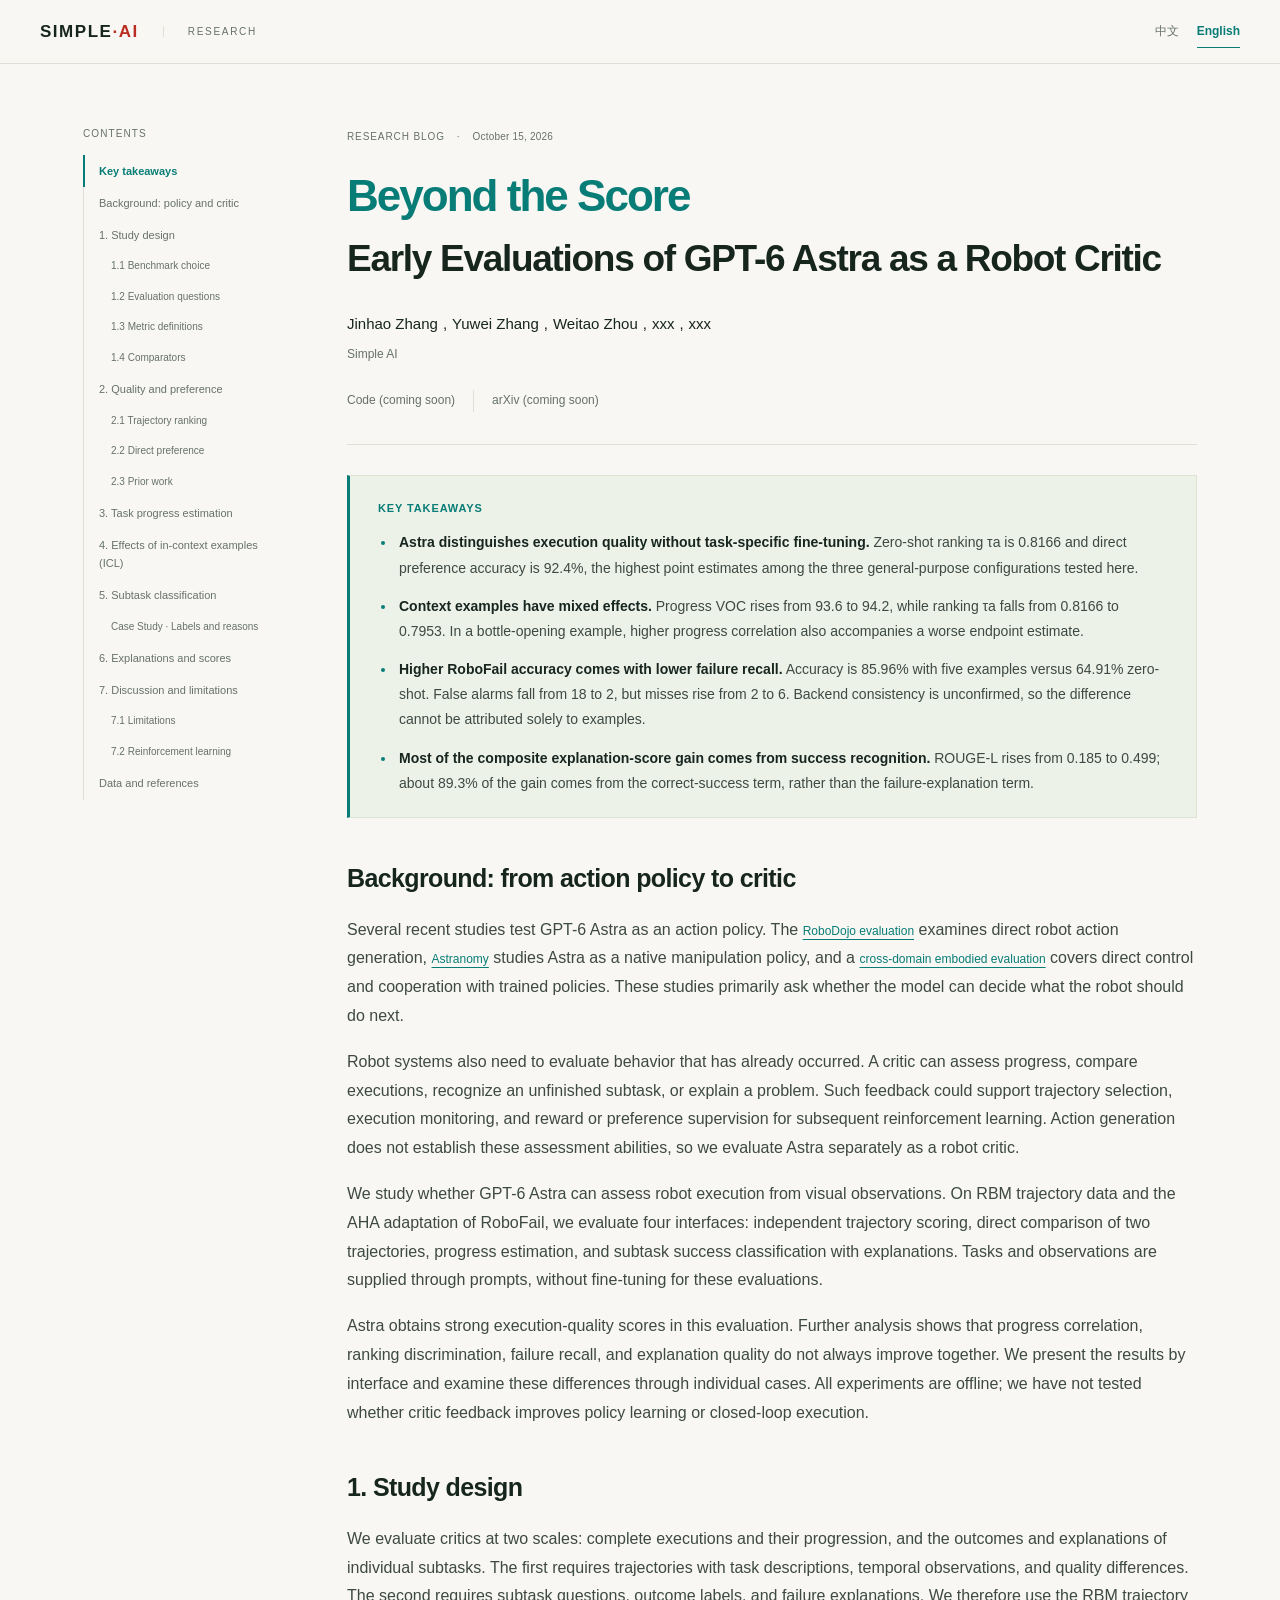
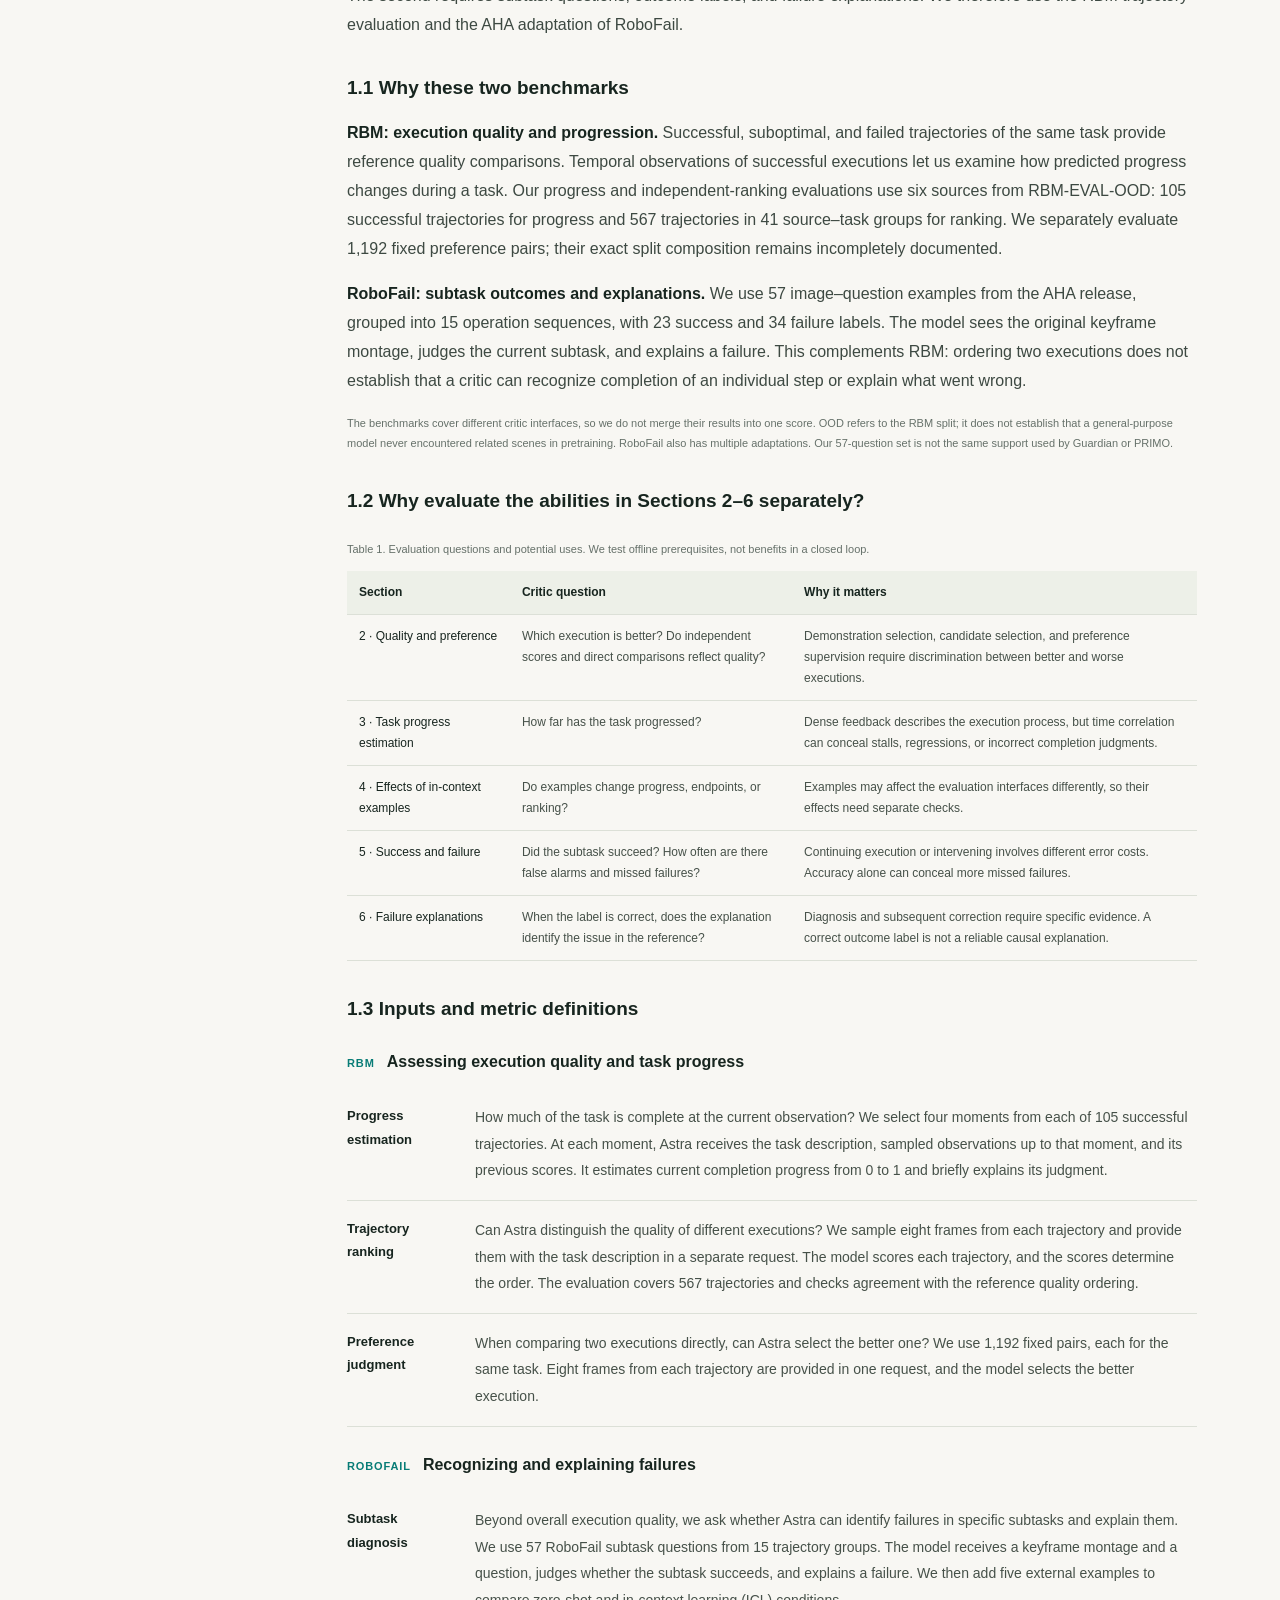
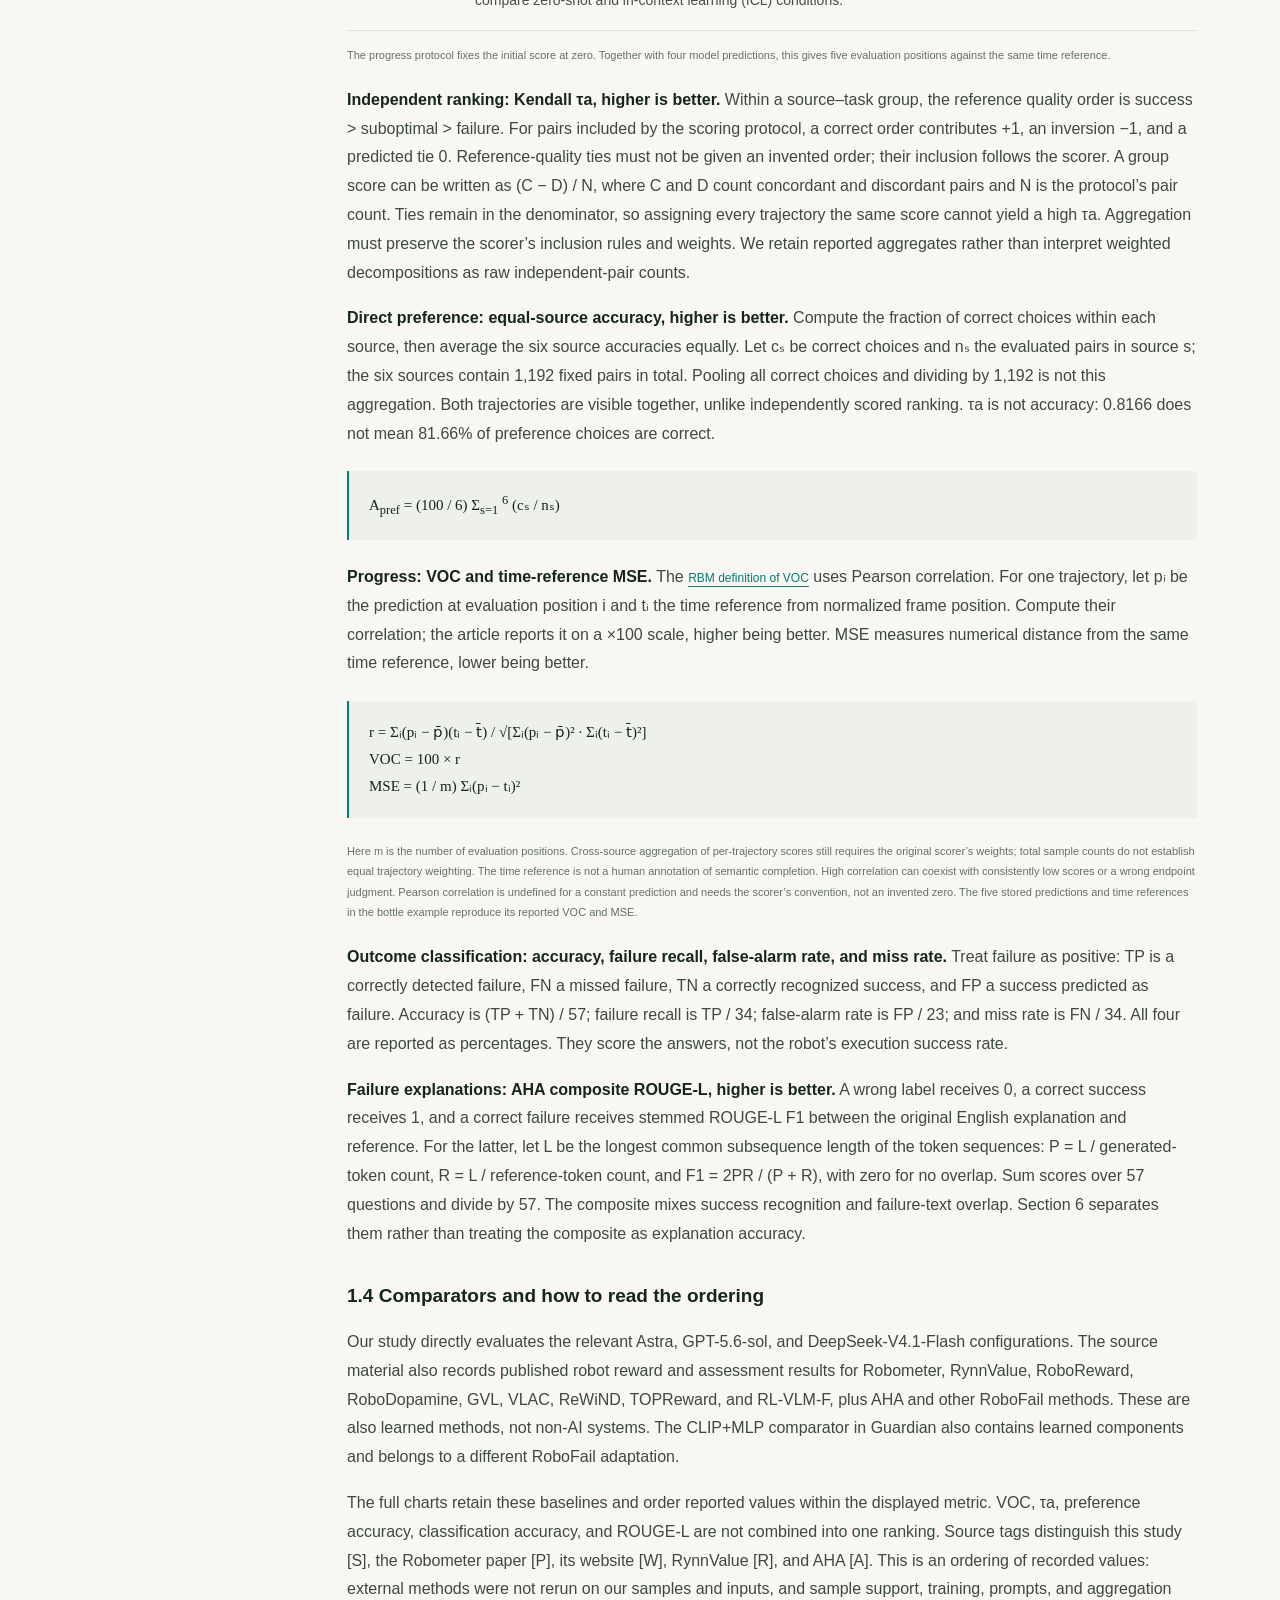
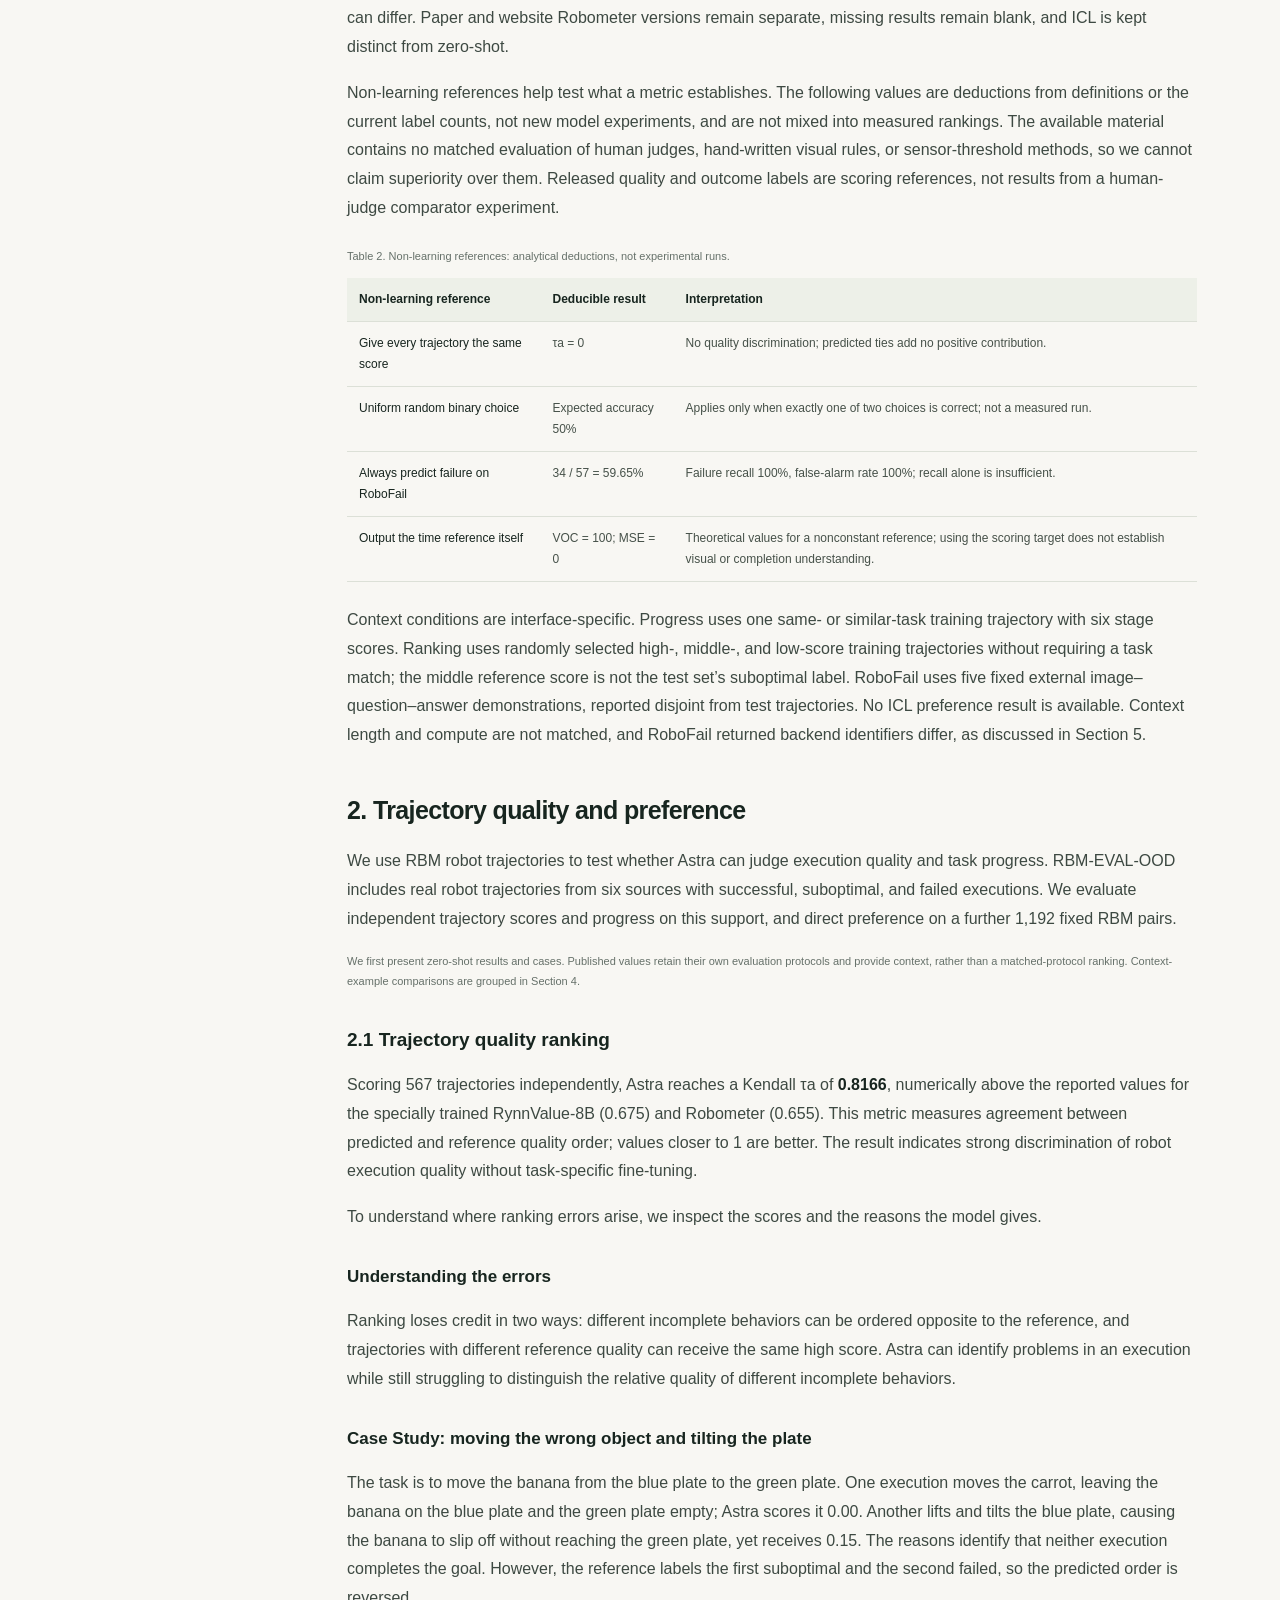
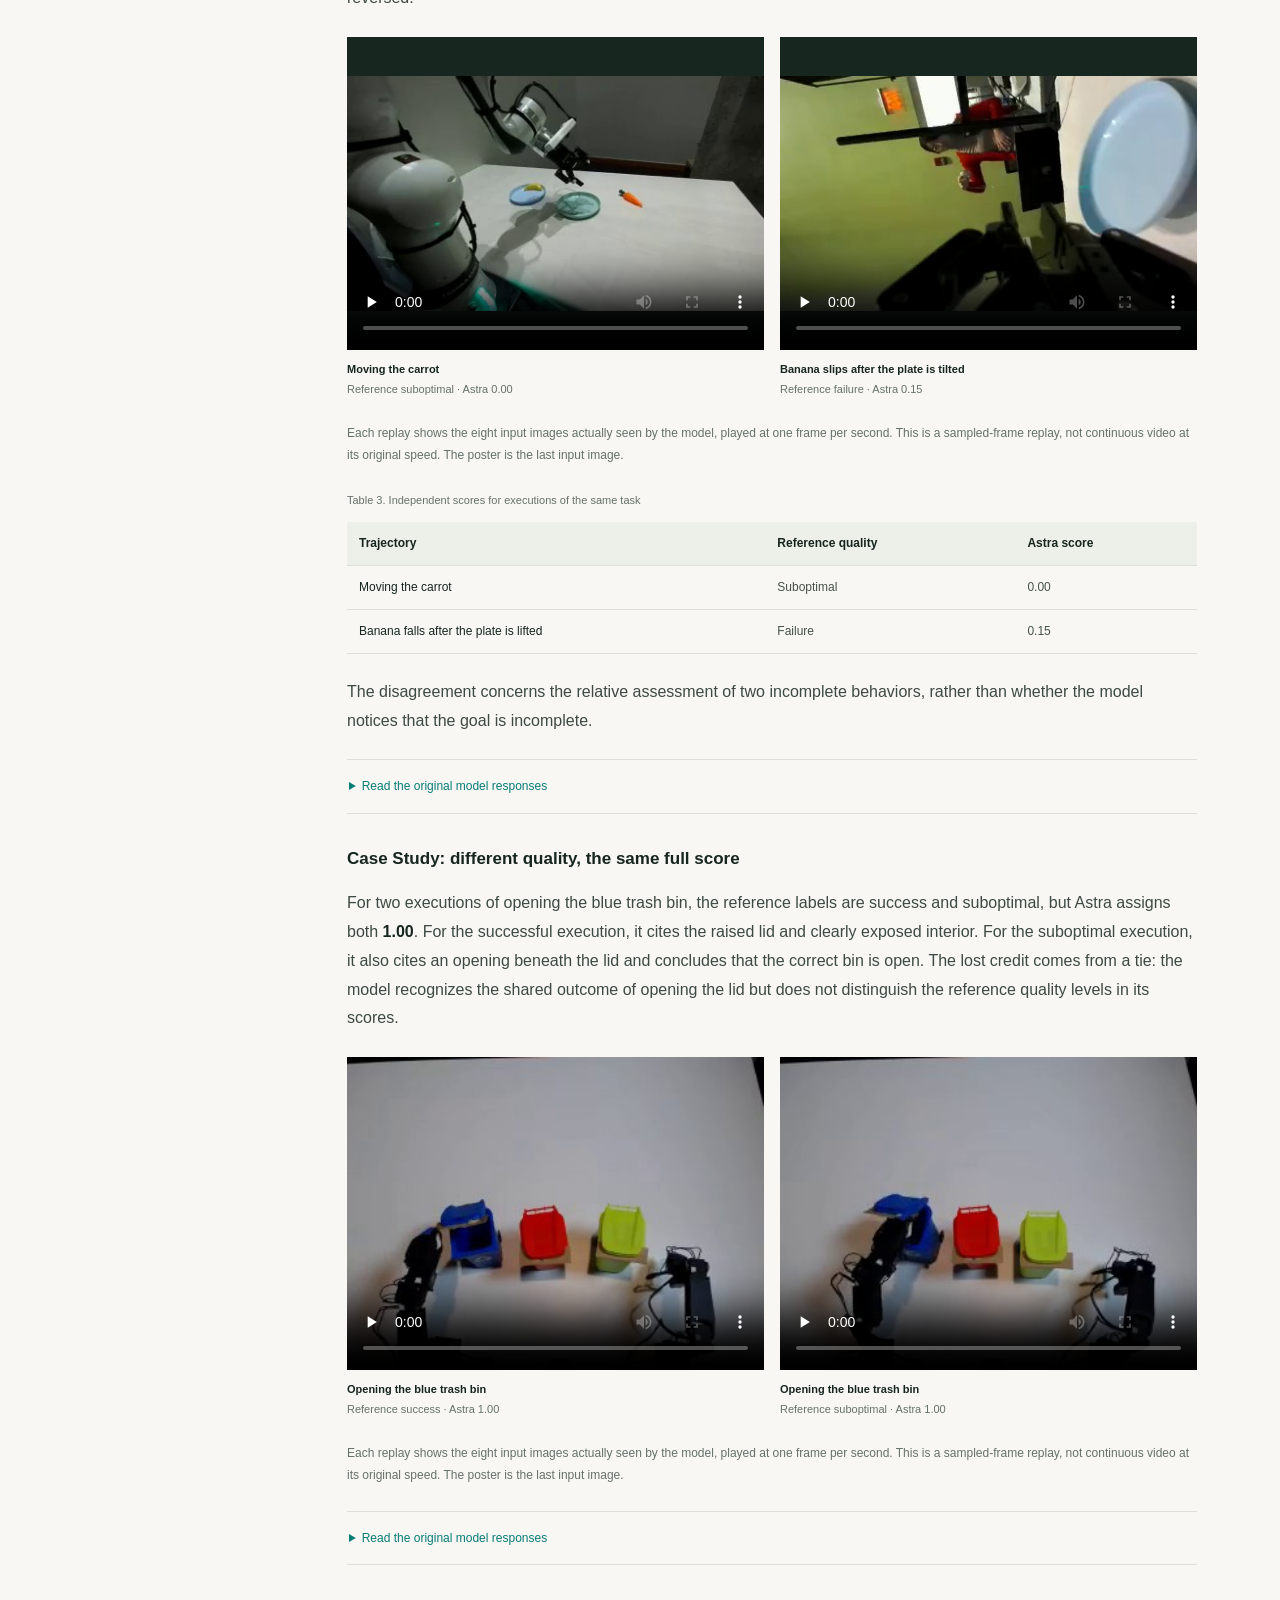
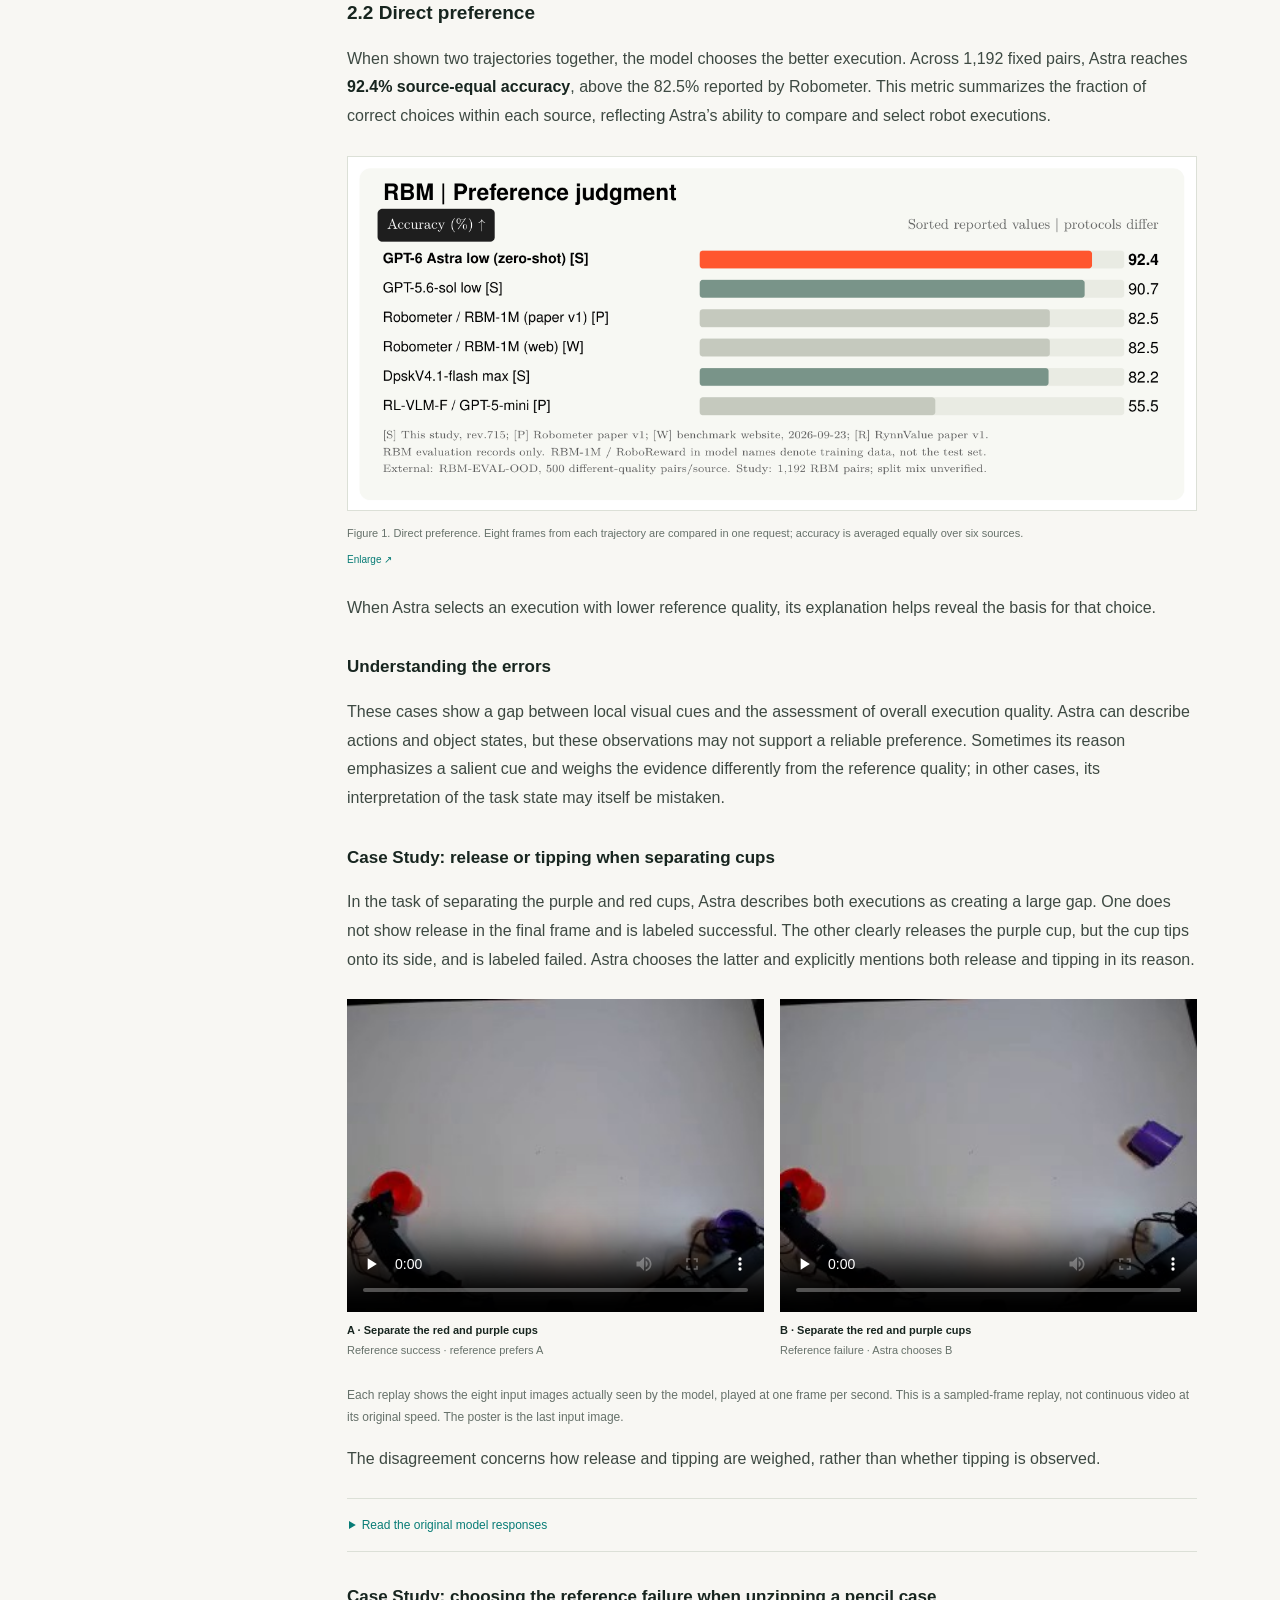
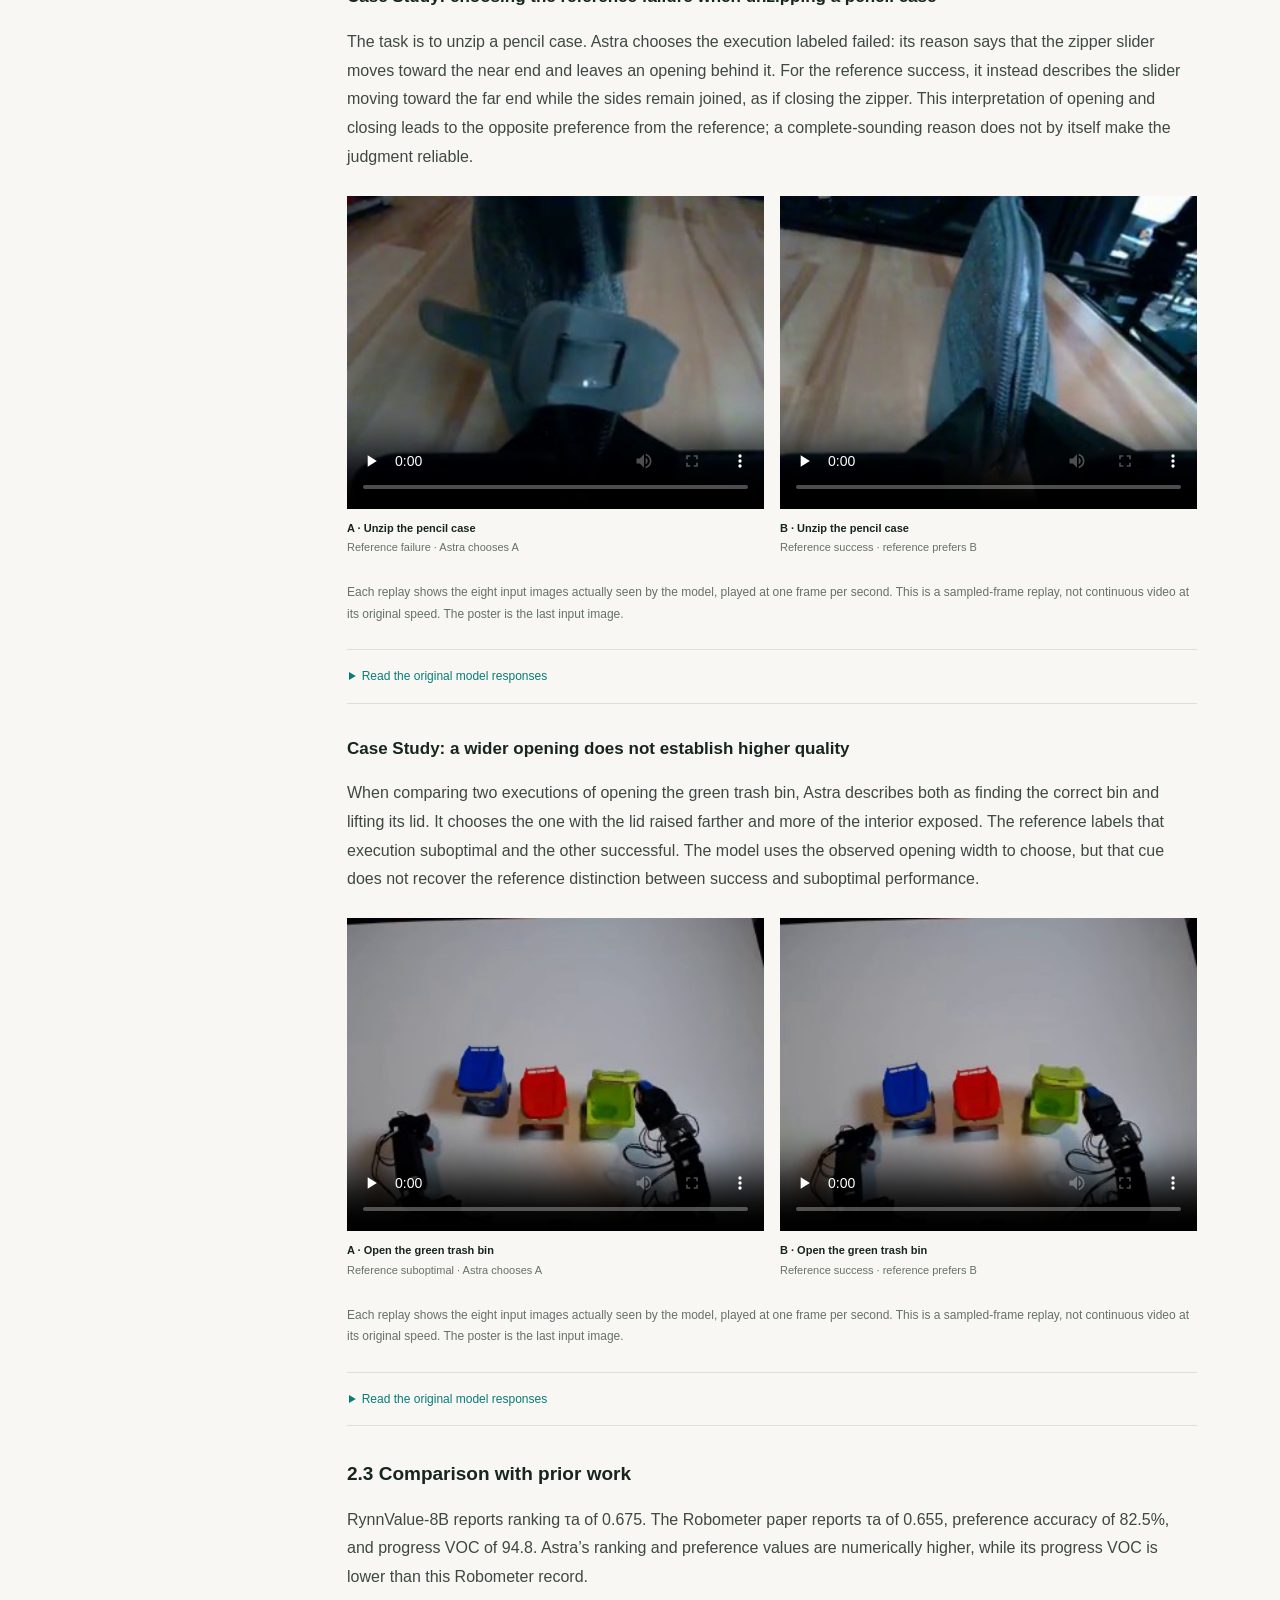
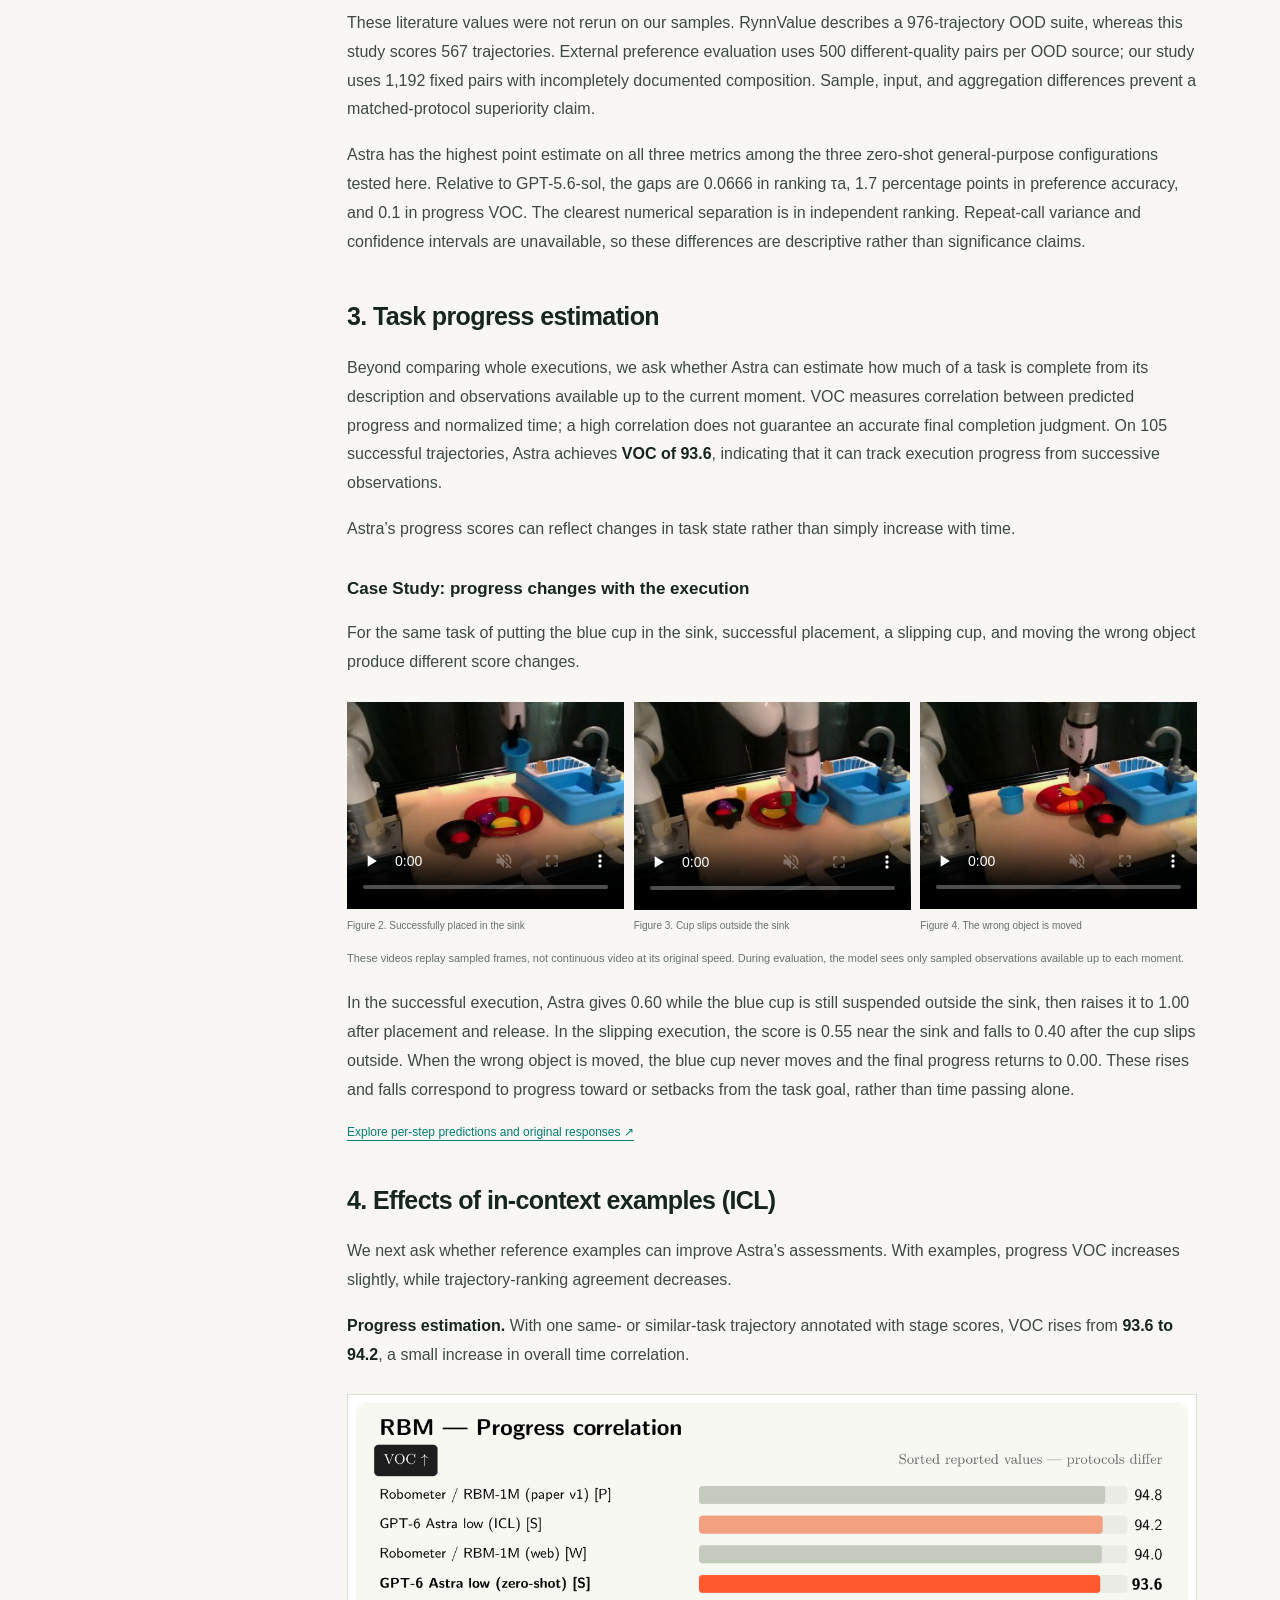
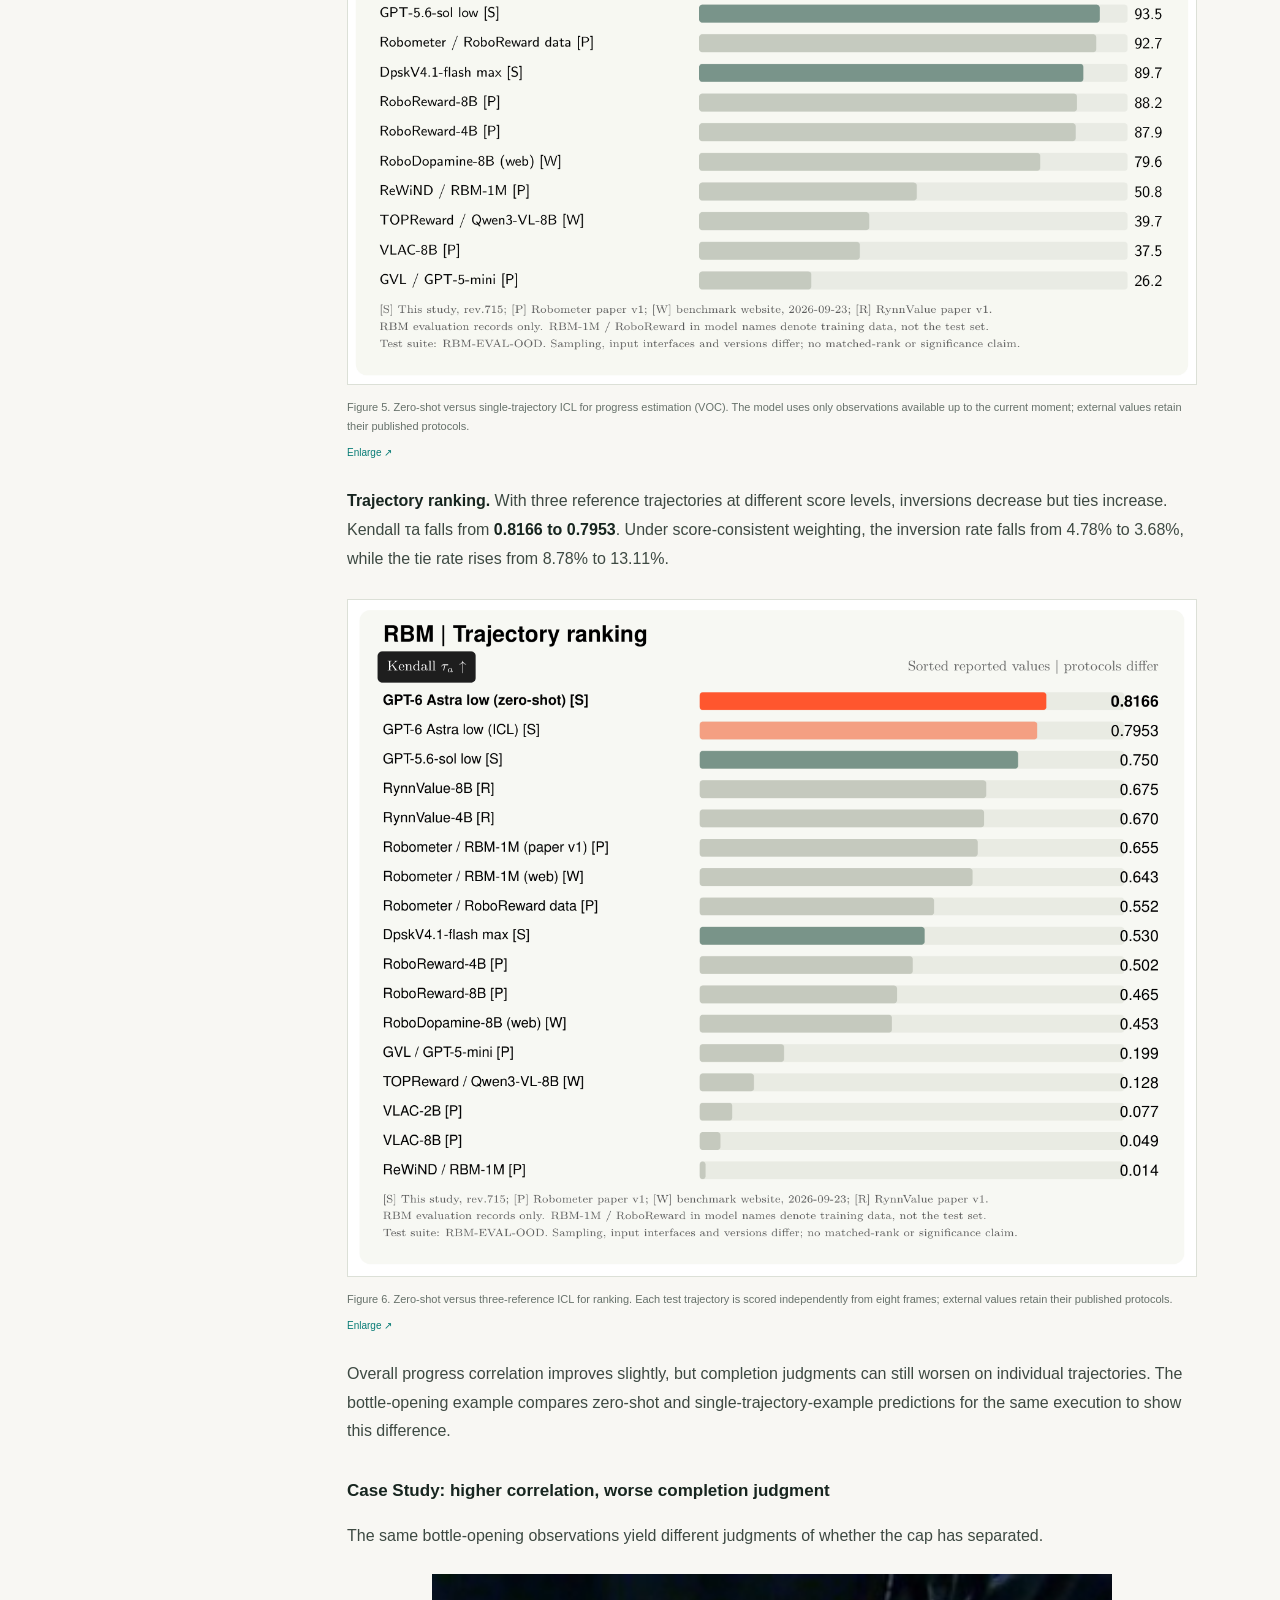
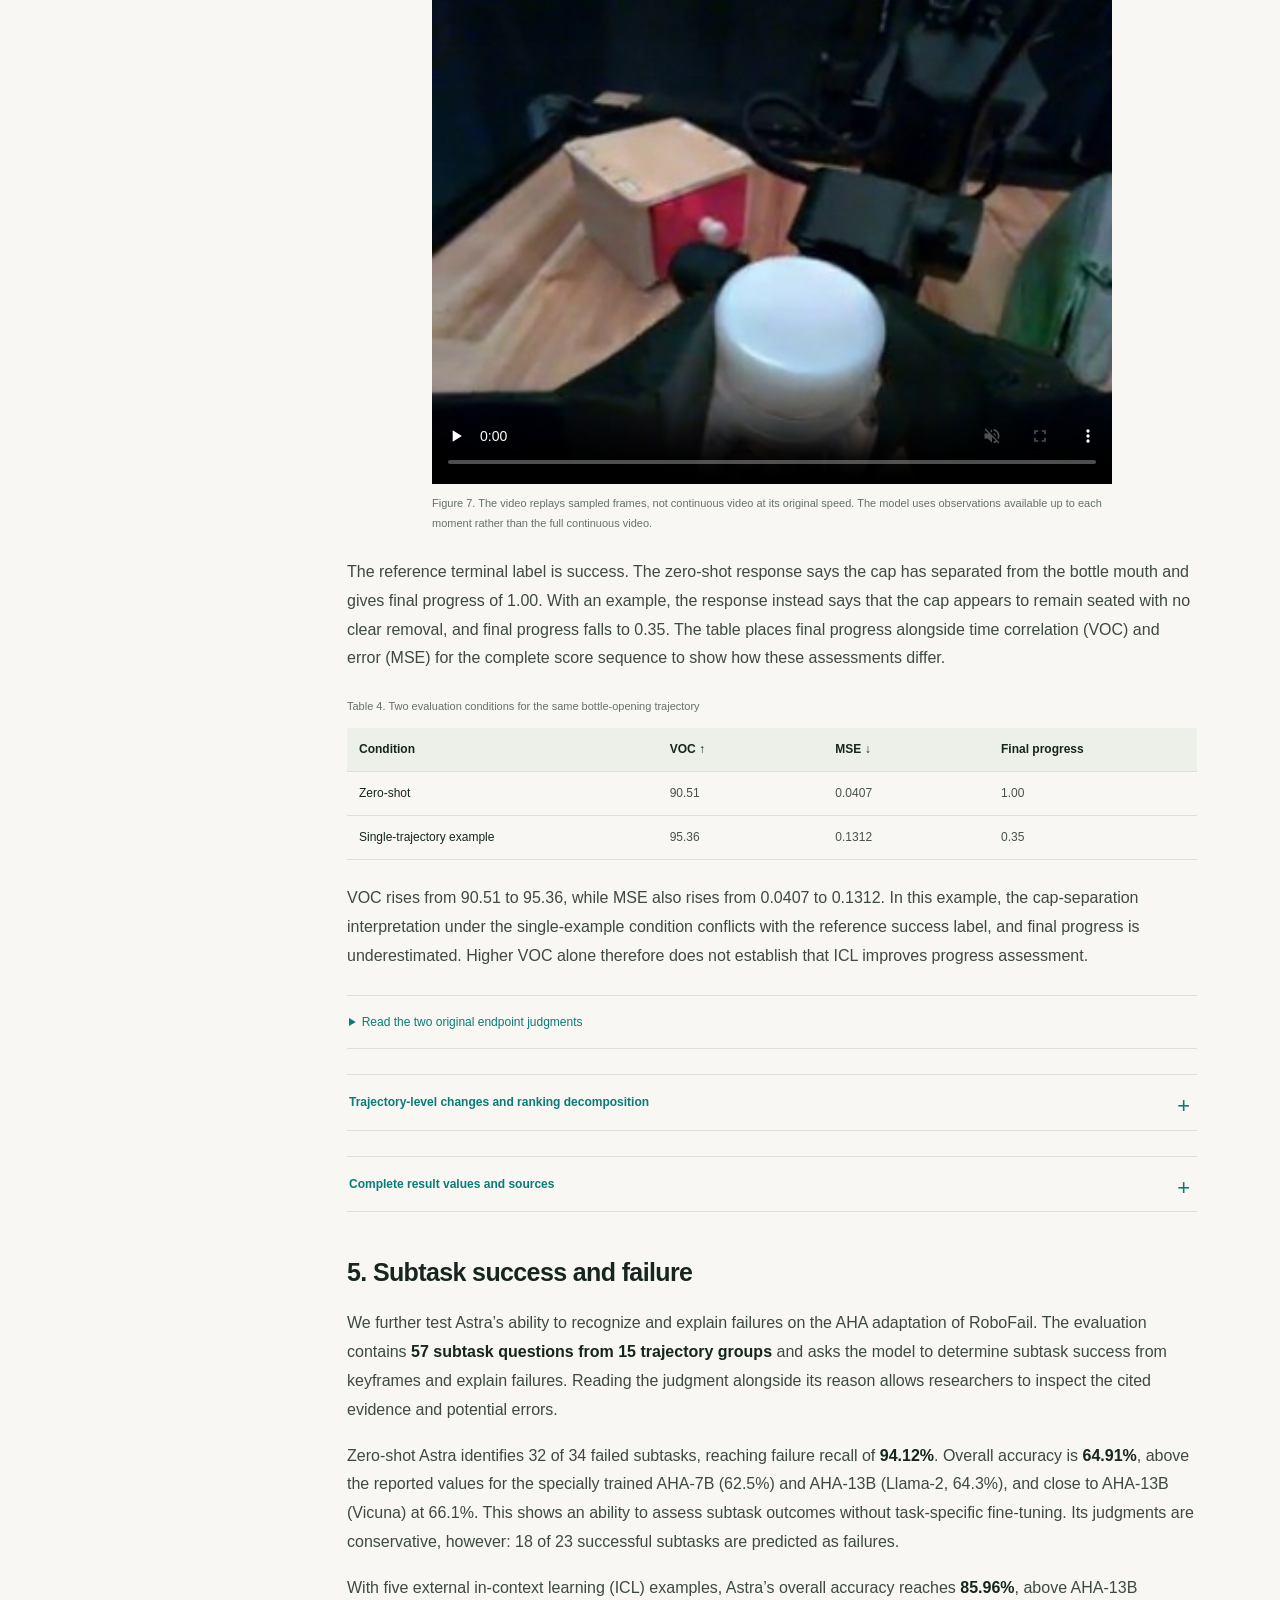
<file: en.html>
<!doctype html>
<html lang="en">
<head>
<meta charset="utf-8">
<meta name="viewport" content="width=device-width,initial-scale=1">
<title>Beyond the Score: Early Evaluations of GPT-6 Astra as a Robot Critic · Simple AI</title>
<meta name="description" content="Offline evaluations of GPT-6 Astra as a robot critic: trajectory quality, progress estimation, failure diagnosis, context examples, and limitations.">
<meta name="theme-color" content="#f8f7f3">
<meta name="citation_author" content="Jinhao Zhang">
<meta name="citation_author" content="Yuwei Zhang">
<meta name="citation_author" content="Weitao Zhou">
<meta property="og:title" content="Beyond the Score: Early Evaluations of GPT-6 Astra as a Robot Critic">
<meta property="og:description" content="Offline evaluations of GPT-6 Astra as a robot critic: trajectory quality, progress estimation, failure diagnosis, context examples, and limitations.">
<meta property="og:type" content="article">
<link rel="alternate" hreflang="zh-CN" href="index.html">
<link rel="alternate" hreflang="en" href="en.html">
<link rel="icon" href="assets/favicon.svg" type="image/svg+xml">
<link rel="stylesheet" href="blog.css">
<script src="blog.js" defer>
</script>
</head>
<body>
<a class="skip" href="#takeaways">Skip to article</a>
<header class="header">
<div class="wrap header-inner">
<a class="brand" href="#top" aria-label="Simple AI">SIMPLE<span>·AI</span>
</a>
<span class="research">RESEARCH</span>
<nav class="language-switch" aria-label="Language">
<a data-language-link href="index.html" lang="zh-CN" hreflang="zh-CN">中文</a>
<a data-language-link href="en.html" lang="en" hreflang="en" aria-current="page">English</a>
</nav>
</div>
</header>
<div id="reading-progress" aria-hidden="true">
</div>
<main id="top">
<div class="wrap article-shell">
<aside class="toc" aria-label="Table of contents">
<p>Contents</p>
<nav>
<a class="" href="#takeaways">Key takeaways</a>
<a class="" href="#overview">Background: policy and critic</a>
<a class="" href="#setup">1. Study design</a>
<a class="subsection" href="#benchmark-choice">1.1 Benchmark choice</a>
<a class="subsection" href="#evaluation-questions">1.2 Evaluation questions</a>
<a class="subsection" href="#metrics">1.3 Metric definitions</a>
<a class="subsection" href="#comparison-protocol">1.4 Comparators</a>
<a class="" href="#results">2. Quality and preference</a>
<a class="subsection" href="#ranking-results">2.1 Trajectory ranking</a>
<a class="subsection" href="#preference-results">2.2 Direct preference</a>
<a class="subsection" href="#literature">2.3 Prior work</a>
<a class="" href="#progress-results">3. Task progress estimation</a>
<a class="" href="#progress-icl">4. Effects of in-context examples (ICL)</a>
<a class="" href="#failure">5. Subtask classification</a>
<a class="subsection" href="#robofail-cases">Case Study · Labels and reasons</a>
<a class="" href="#explanations">6. Explanations and scores</a>
<a class="" href="#outlook">7. Discussion and limitations</a>
<a class="subsection" href="#limitations">7.1 Limitations</a>
<a class="subsection" href="#next-steps">7.2 Reinforcement learning</a>
<a class="" href="#resources">Data and references</a>
</nav>
</aside>
<article class="article">
<header class="article-title">
<p class="publication-meta">RESEARCH BLOG <span>·</span> <time datetime="2026-10-15">October 15, 2026</time>
</p>
<h1>
<span class="title-name">Beyond the Score</span>
<span class="title-description">Early Evaluations of GPT-6 Astra as a Robot Critic</span>
</h1>
<div class="author-block">
<p class="authors">
<span>Jinhao Zhang</span>, <span>Yuwei Zhang</span>, <span>Weitao Zhou</span>, <span>xxx</span>, <span>xxx</span>
</p>
<p class="organization">Simple AI</p>
</div>
<div class="publication-links" aria-label="Research materials">
<span class="unreleased">Code <small>(coming soon)</small>
</span>
<span class="unreleased">arXiv <small>(coming soon)</small>
</span>
</div>
</header>
<section id="takeaways" class="key-takeaways" data-toc>
<h2>Key takeaways</h2>
<ul>
<li>
<strong>Astra distinguishes execution quality without task-specific fine-tuning.</strong> Zero-shot ranking τa is 0.8166 and direct preference accuracy is 92.4%, the highest point estimates among the three general-purpose configurations tested here.</li>
<li>
<strong>Context examples have mixed effects.</strong> Progress VOC rises from 93.6 to 94.2, while ranking τa falls from 0.8166 to 0.7953. In a bottle-opening example, higher progress correlation also accompanies a worse endpoint estimate.</li>
<li>
<strong>Higher RoboFail accuracy comes with lower failure recall.</strong> Accuracy is 85.96% with five examples versus 64.91% zero-shot. False alarms fall from 18 to 2, but misses rise from 2 to 6. Backend consistency is unconfirmed, so the difference cannot be attributed solely to examples.</li>
<li>
<strong>Most of the composite explanation-score gain comes from success recognition.</strong> ROUGE-L rises from 0.185 to 0.499; about 89.3% of the gain comes from the correct-success term, rather than the failure-explanation term.</li>
</ul>
</section>
<section id="overview" class="" data-toc>
<h2>Background: from action policy to critic</h2>
<p class="">Several recent studies test GPT-6 Astra as an action policy. The <a class="inline-link" href="https://arxiv.org/abs/2609.24170" target="_blank" rel="noopener">RoboDojo evaluation</a> examines direct robot action generation, <a class="inline-link" href="https://research.nvidia.com/labs/srl/projects/astranomy/" target="_blank" rel="noopener">Astranomy</a> studies Astra as a native manipulation policy, and a <a class="inline-link" href="https://arxiv.org/abs/2609.38537" target="_blank" rel="noopener">cross-domain embodied evaluation</a> covers direct control and cooperation with trained policies. These studies primarily ask whether the model can decide what the robot should do next.</p>
<p class="">Robot systems also need to evaluate behavior that has already occurred. A critic can assess progress, compare executions, recognize an unfinished subtask, or explain a problem. Such feedback could support trajectory selection, execution monitoring, and reward or preference supervision for subsequent reinforcement learning. Action generation does not establish these assessment abilities, so we evaluate Astra separately as a robot critic.</p>
<p class="">We study whether GPT-6 Astra can assess robot execution from visual observations. On RBM trajectory data and the AHA adaptation of RoboFail, we evaluate four interfaces: independent trajectory scoring, direct comparison of two trajectories, progress estimation, and subtask success classification with explanations. Tasks and observations are supplied through prompts, without fine-tuning for these evaluations.</p>
<p class="">Astra obtains strong execution-quality scores in this evaluation. Further analysis shows that progress correlation, ranking discrimination, failure recall, and explanation quality do not always improve together. We present the results by interface and examine these differences through individual cases. All experiments are offline; we have not tested whether critic feedback improves policy learning or closed-loop execution.</p>
</section>
<section id="setup" class="" data-toc>
<h2>1. Study design</h2>
<p class="">We evaluate critics at two scales: complete executions and their progression, and the outcomes and explanations of individual subtasks. The first requires trajectories with task descriptions, temporal observations, and quality differences. The second requires subtask questions, outcome labels, and failure explanations. We therefore use the RBM trajectory evaluation and the AHA adaptation of RoboFail.</p>
<h3 id="benchmark-choice" data-toc>1.1 Why these two benchmarks</h3>
<p class="">
<strong>RBM: execution quality and progression.</strong> Successful, suboptimal, and failed trajectories of the same task provide reference quality comparisons. Temporal observations of successful executions let us examine how predicted progress changes during a task. Our progress and independent-ranking evaluations use six sources from RBM-EVAL-OOD: 105 successful trajectories for progress and 567 trajectories in 41 source–task groups for ranking. We separately evaluate 1,192 fixed preference pairs; their exact split composition remains incompletely documented.</p>
<p class="">
<strong>RoboFail: subtask outcomes and explanations.</strong> We use 57 image–question examples from the AHA release, grouped into 15 operation sequences, with 23 success and 34 failure labels. The model sees the original keyframe montage, judges the current subtask, and explains a failure. This complements RBM: ordering two executions does not establish that a critic can recognize completion of an individual step or explain what went wrong.</p>
<p class="fine">The benchmarks cover different critic interfaces, so we do not merge their results into one score. OOD refers to the RBM split; it does not establish that a general-purpose model never encountered related scenes in pretraining. RoboFail also has multiple adaptations. Our 57-question set is not the same support used by Guardian or PRIMO.</p>
<h3 id="evaluation-questions" data-toc>1.2 Why evaluate the abilities in Sections 2–6 separately?</h3>
<div class="table-scroll" role="region" aria-label="Evaluation questions and potential uses. We test offline prerequisites, not benefits in a closed loop." tabindex="0">
<table>
<caption>Table 1. Evaluation questions and potential uses. We test offline prerequisites, not benefits in a closed loop.</caption>
<thead>
<tr>
<th scope="col">Section</th>
<th scope="col">Critic question</th>
<th scope="col">Why it matters</th>
</tr>
</thead>
<tbody>
<tr>
<th scope="row">2 · Quality and preference</th>
<td>Which execution is better? Do independent scores and direct comparisons reflect quality?</td>
<td>Demonstration selection, candidate selection, and preference supervision require discrimination between better and worse executions.</td>
</tr>
<tr>
<th scope="row">3 · Task progress estimation</th>
<td>How far has the task progressed?</td>
<td>Dense feedback describes the execution process, but time correlation can conceal stalls, regressions, or incorrect completion judgments.</td>
</tr>
<tr>
<th scope="row">4 · Effects of in-context examples</th>
<td>Do examples change progress, endpoints, or ranking?</td>
<td>Examples may affect the evaluation interfaces differently, so their effects need separate checks.</td>
</tr>
<tr>
<th scope="row">5 · Success and failure</th>
<td>Did the subtask succeed? How often are there false alarms and missed failures?</td>
<td>Continuing execution or intervening involves different error costs. Accuracy alone can conceal more missed failures.</td>
</tr>
<tr>
<th scope="row">6 · Failure explanations</th>
<td>When the label is correct, does the explanation identify the issue in the reference?</td>
<td>Diagnosis and subsequent correction require specific evidence. A correct outcome label is not a reliable causal explanation.</td>
</tr>
</tbody>
</table>
</div>
<h3 id="metrics" data-toc>1.3 Inputs and metric definitions</h3>
<h4 class="method-group-title">
<span>RBM</span>Assessing execution quality and task progress</h4>
<dl class="protocol-list">
<div>
<dt>Progress estimation</dt>
<dd>How much of the task is complete at the current observation? We select four moments from each of 105 successful trajectories. At each moment, Astra receives the task description, sampled observations up to that moment, and its previous scores. It estimates current completion progress from 0 to 1 and briefly explains its judgment.</dd>
</div>
<div>
<dt>Trajectory ranking</dt>
<dd>Can Astra distinguish the quality of different executions? We sample eight frames from each trajectory and provide them with the task description in a separate request. The model scores each trajectory, and the scores determine the order. The evaluation covers 567 trajectories and checks agreement with the reference quality ordering.</dd>
</div>
<div>
<dt>Preference judgment</dt>
<dd>When comparing two executions directly, can Astra select the better one? We use 1,192 fixed pairs, each for the same task. Eight frames from each trajectory are provided in one request, and the model selects the better execution.</dd>
</div>
</dl>
<h4 class="method-group-title">
<span>ROBOFAIL</span>Recognizing and explaining failures</h4>
<dl class="protocol-list">
<div>
<dt>Subtask diagnosis</dt>
<dd>Beyond overall execution quality, we ask whether Astra can identify failures in specific subtasks and explain them. We use 57 RoboFail subtask questions from 15 trajectory groups. The model receives a keyframe montage and a question, judges whether the subtask succeeds, and explains a failure. We then add five external examples to compare zero-shot and in-context learning (ICL) conditions.</dd>
</div>
</dl>
<p class="fine">The progress protocol fixes the initial score at zero. Together with four model predictions, this gives five evaluation positions against the same time reference.</p>
<p class="">
<strong>Independent ranking: Kendall τa, higher is better.</strong> Within a source–task group, the reference quality order is success &gt; suboptimal &gt; failure. For pairs included by the scoring protocol, a correct order contributes +1, an inversion −1, and a predicted tie 0. Reference-quality ties must not be given an invented order; their inclusion follows the scorer. A group score can be written as (C − D) / N, where C and D count concordant and discordant pairs and N is the protocol’s pair count. Ties remain in the denominator, so assigning every trajectory the same score cannot yield a high τa. Aggregation must preserve the scorer’s inclusion rules and weights. We retain reported aggregates rather than interpret weighted decompositions as raw independent-pair counts.</p>
<p class="">
<strong>Direct preference: equal-source accuracy, higher is better.</strong> Compute the fraction of correct choices within each source, then average the six source accuracies equally. Let cₛ be correct choices and nₛ the evaluated pairs in source s; the six sources contain 1,192 fixed pairs in total. Pooling all correct choices and dividing by 1,192 is not this aggregation. Both trajectories are visible together, unlike independently scored ranking. τa is not accuracy: 0.8166 does not mean 81.66% of preference choices are correct.</p>
<div class="formula" role="math">A<sub>pref</sub> = (100 / 6) Σ<sub>s=1</sub>
<sup>6</sup> (cₛ / nₛ)</div>
<p class="">
<strong>Progress: VOC and time-reference MSE.</strong> The <a class="inline-link" href="https://robometer.github.io/" target="_blank" rel="noopener">RBM definition of VOC</a> uses Pearson correlation. For one trajectory, let pᵢ be the prediction at evaluation position i and tᵢ the time reference from normalized frame position. Compute their correlation; the article reports it on a ×100 scale, higher being better. MSE measures numerical distance from the same time reference, lower being better.</p>
<div class="formula" role="math">r = Σᵢ(pᵢ − p̄)(tᵢ − t̄) / √[Σᵢ(pᵢ − p̄)² · Σᵢ(tᵢ − t̄)²]<br>VOC = 100 × r<br>MSE = (1 / m) Σᵢ(pᵢ − tᵢ)²</div>
<p class="fine">Here m is the number of evaluation positions. Cross-source aggregation of per-trajectory scores still requires the original scorer’s weights; total sample counts do not establish equal trajectory weighting. The time reference is not a human annotation of semantic completion. High correlation can coexist with consistently low scores or a wrong endpoint judgment. Pearson correlation is undefined for a constant prediction and needs the scorer’s convention, not an invented zero. The five stored predictions and time references in the bottle example reproduce its reported VOC and MSE.</p>
<p class="">
<strong>Outcome classification: accuracy, failure recall, false-alarm rate, and miss rate.</strong> Treat failure as positive: TP is a correctly detected failure, FN a missed failure, TN a correctly recognized success, and FP a success predicted as failure. Accuracy is (TP + TN) / 57; failure recall is TP / 34; false-alarm rate is FP / 23; and miss rate is FN / 34. All four are reported as percentages. They score the answers, not the robot’s execution success rate.</p>
<p class="">
<strong>Failure explanations: AHA composite ROUGE-L, higher is better.</strong> A wrong label receives 0, a correct success receives 1, and a correct failure receives stemmed ROUGE-L F1 between the original English explanation and reference. For the latter, let L be the longest common subsequence length of the token sequences: P = L / generated-token count, R = L / reference-token count, and F1 = 2PR / (P + R), with zero for no overlap. Sum scores over 57 questions and divide by 57. The composite mixes success recognition and failure-text overlap. Section 6 separates them rather than treating the composite as explanation accuracy.</p>
<h3 id="comparison-protocol" data-toc>1.4 Comparators and how to read the ordering</h3>
<p class="">Our study directly evaluates the relevant Astra, GPT-5.6-sol, and DeepSeek-V4.1-Flash configurations. The source material also records published robot reward and assessment results for Robometer, RynnValue, RoboReward, RoboDopamine, GVL, VLAC, ReWiND, TOPReward, and RL-VLM-F, plus AHA and other RoboFail methods. These are also learned methods, not non-AI systems. The CLIP+MLP comparator in Guardian also contains learned components and belongs to a different RoboFail adaptation.</p>
<p class="">The full charts retain these baselines and order reported values within the displayed metric. VOC, τa, preference accuracy, classification accuracy, and ROUGE-L are not combined into one ranking. Source tags distinguish this study [S], the Robometer paper [P], its website [W], RynnValue [R], and AHA [A]. This is an ordering of recorded values: external methods were not rerun on our samples and inputs, and sample support, training, prompts, and aggregation can differ. Paper and website Robometer versions remain separate, missing results remain blank, and ICL is kept distinct from zero-shot.</p>
<p class="">Non-learning references help test what a metric establishes. The following values are deductions from definitions or the current label counts, not new model experiments, and are not mixed into measured rankings. The available material contains no matched evaluation of human judges, hand-written visual rules, or sensor-threshold methods, so we cannot claim superiority over them. Released quality and outcome labels are scoring references, not results from a human-judge comparator experiment.</p>
<div class="table-scroll" role="region" aria-label="Non-learning references: analytical deductions, not experimental runs." tabindex="0">
<table>
<caption>Table 2. Non-learning references: analytical deductions, not experimental runs.</caption>
<thead>
<tr>
<th scope="col">Non-learning reference</th>
<th scope="col">Deducible result</th>
<th scope="col">Interpretation</th>
</tr>
</thead>
<tbody>
<tr>
<th scope="row">Give every trajectory the same score</th>
<td>τa = 0</td>
<td>No quality discrimination; predicted ties add no positive contribution.</td>
</tr>
<tr>
<th scope="row">Uniform random binary choice</th>
<td>Expected accuracy 50%</td>
<td>Applies only when exactly one of two choices is correct; not a measured run.</td>
</tr>
<tr>
<th scope="row">Always predict failure on RoboFail</th>
<td>34 / 57 = 59.65%</td>
<td>Failure recall 100%, false-alarm rate 100%; recall alone is insufficient.</td>
</tr>
<tr>
<th scope="row">Output the time reference itself</th>
<td>VOC = 100; MSE = 0</td>
<td>Theoretical values for a nonconstant reference; using the scoring target does not establish visual or completion understanding.</td>
</tr>
</tbody>
</table>
</div>
<p class="">Context conditions are interface-specific. Progress uses one same- or similar-task training trajectory with six stage scores. Ranking uses randomly selected high-, middle-, and low-score training trajectories without requiring a task match; the middle reference score is not the test set’s suboptimal label. RoboFail uses five fixed external image–question–answer demonstrations, reported disjoint from test trajectories. No ICL preference result is available. Context length and compute are not matched, and RoboFail returned backend identifiers differ, as discussed in Section 5.</p>
</section>
<section id="results" class="" data-toc>
<h2>2. Trajectory quality and preference</h2>
<p class="">We use RBM robot trajectories to test whether Astra can judge execution quality and task progress. RBM-EVAL-OOD includes real robot trajectories from six sources with successful, suboptimal, and failed executions. We evaluate independent trajectory scores and progress on this support, and direct preference on a further 1,192 fixed RBM pairs.</p>
<p class="fine">We first present zero-shot results and cases. Published values retain their own evaluation protocols and provide context, rather than a matched-protocol ranking. Context-example comparisons are grouped in Section 4.</p>
<h3 id="ranking-results" data-toc>2.1 Trajectory quality ranking</h3>
<p>Scoring 567 trajectories independently, Astra reaches a Kendall τa of <strong>0.8166</strong>, numerically above the reported values for the specially trained RynnValue-8B (0.675) and Robometer (0.655). This metric measures agreement between predicted and reference quality order; values closer to 1 are better. The result indicates strong discrimination of robot execution quality without task-specific fine-tuning.</p>
<p>To understand where ranking errors arise, we inspect the scores and the reasons the model gives.</p>
<h4 class="case-title">Understanding the errors</h4>
<p>Ranking loses credit in two ways: different incomplete behaviors can be ordered opposite to the reference, and trajectories with different reference quality can receive the same high score. Astra can identify problems in an execution while still struggling to distinguish the relative quality of different incomplete behaviors.</p>
<h4 class="case-title" id="banana-case">Case Study: moving the wrong object and tilting the plate</h4>
<p>The task is to move the banana from the blue plate to the green plate. One execution moves the carrot, leaving the banana on the blue plate and the green plate empty; Astra scores it 0.00. Another lifts and tilts the blue plate, causing the banana to slip off without reaching the green plate, yet receives 0.15. The reasons identify that neither execution completes the goal. However, the reference labels the first suboptimal and the second failed, so the predicted order is reversed.</p>
<div class="case-video-grid case-replay-grid" role="group" aria-labelledby="banana-case" aria-describedby="banana-case-note">
<figure>
<video controls playsinline preload="none" poster="assets/case-studies/banana-wrong-object.jpg" aria-label="Moving the carrot, reference suboptimal · Astra 0.00, evaluation-input frame replay" aria-describedby="banana-wrong-object-caption">
<source src="assets/case-studies/banana-wrong-object.mp4" type="video/mp4">Your browser does not support video playback.<a href="assets/case-studies/banana-wrong-object.mp4">Open the input-frame replay</a>
</video>
<figcaption id="banana-wrong-object-caption">
<strong>Moving the carrot</strong>Reference suboptimal · Astra 0.00</figcaption>
</figure>
<figure>
<video controls playsinline preload="none" poster="assets/case-studies/banana-tilted-plate.jpg" aria-label="Banana slipping after the plate is tilted, reference failure · Astra 0.15, evaluation-input frame replay" aria-describedby="banana-tilted-plate-caption">
<source src="assets/case-studies/banana-tilted-plate.mp4" type="video/mp4">Your browser does not support video playback.<a href="assets/case-studies/banana-tilted-plate.mp4">Open the input-frame replay</a>
</video>
<figcaption id="banana-tilted-plate-caption">
<strong>Banana slips after the plate is tilted</strong>Reference failure · Astra 0.15</figcaption>
</figure>
</div>
<p class="case-replay-note" id="banana-case-note">Each replay shows the eight input images actually seen by the model, played at one frame per second. This is a sampled-frame replay, not continuous video at its original speed. The poster is the last input image.</p>
<div class="table-scroll" role="region" tabindex="0">
<table class="case-table">
<caption>Table 3. Independent scores for executions of the same task</caption>
<thead>
<tr>
<th scope="col">Trajectory</th>
<th scope="col">Reference quality</th>
<th scope="col">Astra score</th>
</tr>
</thead>
<tbody>
<tr>
<th scope="row">Moving the carrot</th>
<td>Suboptimal</td>
<td>0.00</td>
</tr>
<tr>
<th scope="row">Banana falls after the plate is lifted</th>
<td>Failure</td>
<td>0.15</td>
</tr>
</tbody>
</table>
</div>
<p>The disagreement concerns the relative assessment of two incomplete behaviors, rather than whether the model notices that the goal is incomplete.</p>
<details class="method-detail">
<summary>Read the original model responses</summary>
<dl class="model-quotes">
<div>
<dt>Moving the carrot: 0.00</dt>
<dd lang="en">The robot picks up the orange carrot rather than the yellow banana and releases it to the right of the green plate. The banana remains on the blue plate, and the green plate is empty.</dd>
</div>
<div>
<dt>Banana slips after the plate is tilted: 0.15</dt>
<dd lang="en">The robot approaches the banana but appears to lift and tilt the blue plate instead of grasping the banana. The banana slides or falls off to the right; no placement or release onto the green plate is visible.</dd>
</div>
</dl>
</details>
<h4 class="case-title" id="blue-bin-case">Case Study: different quality, the same full score</h4>
<p>For two executions of opening the blue trash bin, the reference labels are success and suboptimal, but Astra assigns both <strong>1.00</strong>. For the successful execution, it cites the raised lid and clearly exposed interior. For the suboptimal execution, it also cites an opening beneath the lid and concludes that the correct bin is open. The lost credit comes from a tie: the model recognizes the shared outcome of opening the lid but does not distinguish the reference quality levels in its scores.</p>
<div class="case-video-grid case-replay-grid" role="group" aria-labelledby="blue-bin-case" aria-describedby="blue-bin-case-note">
<figure>
<video controls playsinline preload="none" poster="assets/case-studies/blue-bin-success.jpg" aria-label="Opening the blue trash bin, reference success · Astra 1.00, evaluation-input frame replay" aria-describedby="blue-bin-success-caption">
<source src="assets/case-studies/blue-bin-success.mp4" type="video/mp4">Your browser does not support video playback.<a href="assets/case-studies/blue-bin-success.mp4">Open the input-frame replay</a>
</video>
<figcaption id="blue-bin-success-caption">
<strong>Opening the blue trash bin</strong>Reference success · Astra 1.00</figcaption>
</figure>
<figure>
<video controls playsinline preload="none" poster="assets/case-studies/blue-bin-suboptimal.jpg" aria-label="Opening the blue trash bin, reference suboptimal · Astra 1.00, evaluation-input frame replay" aria-describedby="blue-bin-suboptimal-caption">
<source src="assets/case-studies/blue-bin-suboptimal.mp4" type="video/mp4">Your browser does not support video playback.<a href="assets/case-studies/blue-bin-suboptimal.mp4">Open the input-frame replay</a>
</video>
<figcaption id="blue-bin-suboptimal-caption">
<strong>Opening the blue trash bin</strong>Reference suboptimal · Astra 1.00</figcaption>
</figure>
</div>
<p class="case-replay-note" id="blue-bin-case-note">Each replay shows the eight input images actually seen by the model, played at one frame per second. This is a sampled-frame replay, not continuous video at its original speed. The poster is the last input image.</p>
<details class="method-detail">
<summary>Read the original model responses</summary>
<dl class="model-quotes">
<div>
<dt>Reference success: 1.00</dt>
<dd lang="en">The left gripper lifts the blue bin&#x27;s lid, leaving its dark interior visibly exposed in the final frames. The red and green bins remain closed.</dd>
</div>
<div>
<dt>Reference suboptimal: 1.00</dt>
<dd lang="en">The left gripper lifts the blue bin’s lid, leaving a visible opening beneath it in the final frame. The correct bin is opened; the red and green bins remain closed.</dd>
</div>
</dl>
</details>
<h3 id="preference-results" data-toc>2.2 Direct preference</h3>
<p>When shown two trajectories together, the model chooses the better execution. Across 1,192 fixed pairs, Astra reaches <strong>92.4% source-equal accuracy</strong>, above the 82.5% reported by Robometer. This metric summarizes the fraction of correct choices within each source, reflecting Astra’s ability to compare and select robot executions.</p>
<figure class="figure">
<button type="button" data-zoom aria-label="Enlarge the direct-preference chart">
<img loading="lazy" src="assets/figures/02_preference.png" alt="Direct preference: Astra has 92.4% source-equal accuracy across 1,192 fixed pairs." width="1384" height="576">
</button>
<figcaption>Figure 1. <span>Direct preference. Eight frames from each trajectory are compared in one request; accuracy is averaged equally over six sources.</span>
<span class="zoom-label" aria-hidden="true">Enlarge ↗</span>
</figcaption>
</figure>
<p>When Astra selects an execution with lower reference quality, its explanation helps reveal the basis for that choice.</p>
<h4 class="case-title">Understanding the errors</h4>
<p>These cases show a gap between local visual cues and the assessment of overall execution quality. Astra can describe actions and object states, but these observations may not support a reliable preference. Sometimes its reason emphasizes a salient cue and weighs the evidence differently from the reference quality; in other cases, its interpretation of the task state may itself be mistaken.</p>
<h4 class="case-title" id="separate-cups-case">Case Study: release or tipping when separating cups</h4>
<p>In the task of separating the purple and red cups, Astra describes both executions as creating a large gap. One does not show release in the final frame and is labeled successful. The other clearly releases the purple cup, but the cup tips onto its side, and is labeled failed. Astra chooses the latter and explicitly mentions both release and tipping in its reason.</p>
<div class="case-video-grid case-replay-grid" role="group" aria-labelledby="separate-cups-case" aria-describedby="separate-cups-case-note">
<figure>
<video controls playsinline preload="none" poster="assets/case-studies/separate-cups-a.jpg" aria-label="A · Separate the red and purple cups, reference success · reference prefers A, evaluation-input frame replay" aria-describedby="separate-cups-a-caption">
<source src="assets/case-studies/separate-cups-a.mp4" type="video/mp4">Your browser does not support video playback.<a href="assets/case-studies/separate-cups-a.mp4">Open the input-frame replay</a>
</video>
<figcaption id="separate-cups-a-caption">
<strong>A · Separate the red and purple cups</strong>Reference success · reference prefers A</figcaption>
</figure>
<figure>
<video controls playsinline preload="none" poster="assets/case-studies/separate-cups-b.jpg" aria-label="B · Separate the red and purple cups, reference failure · Astra chooses B, evaluation-input frame replay" aria-describedby="separate-cups-b-caption">
<source src="assets/case-studies/separate-cups-b.mp4" type="video/mp4">Your browser does not support video playback.<a href="assets/case-studies/separate-cups-b.mp4">Open the input-frame replay</a>
</video>
<figcaption id="separate-cups-b-caption">
<strong>B · Separate the red and purple cups</strong>Reference failure · Astra chooses B</figcaption>
</figure>
</div>
<p class="case-replay-note" id="separate-cups-case-note">Each replay shows the eight input images actually seen by the model, played at one frame per second. This is a sampled-frame replay, not continuous video at its original speed. The poster is the last input image.</p>
<p>The disagreement concerns how release and tipping are weighed, rather than whether tipping is observed.</p>
<details class="method-detail">
<summary>Read the original model responses</summary>
<dl class="model-quotes">
<div>
<dt>The model chooses the reference failure (original response B)</dt>
<dd lang="en">Both executions move the red cup left and purple cup right, creating a large gap. B additionally visibly releases the purple cup, which ends on its side away from the gripper; A ends with both cups still at the grippers, so release is not demonstrated.</dd>
</div>
</dl>
</details>
<h4 class="case-title" id="pencil-case-case">Case Study: choosing the reference failure when unzipping a pencil case</h4>
<p>The task is to unzip a pencil case. Astra chooses the execution labeled failed: its reason says that the zipper slider moves toward the near end and leaves an opening behind it. For the reference success, it instead describes the slider moving toward the far end while the sides remain joined, as if closing the zipper. This interpretation of opening and closing leads to the opposite preference from the reference; a complete-sounding reason does not by itself make the judgment reliable.</p>
<div class="case-video-grid case-replay-grid" role="group" aria-labelledby="pencil-case-case" aria-describedby="pencil-case-case-note">
<figure>
<video controls playsinline preload="none" poster="assets/case-studies/unzip-pencil-case-a.jpg" aria-label="A · Unzip the pencil case, reference failure · Astra chooses A, evaluation-input frame replay" aria-describedby="unzip-pencil-case-a-caption">
<source src="assets/case-studies/unzip-pencil-case-a.mp4" type="video/mp4">Your browser does not support video playback.<a href="assets/case-studies/unzip-pencil-case-a.mp4">Open the input-frame replay</a>
</video>
<figcaption id="unzip-pencil-case-a-caption">
<strong>A · Unzip the pencil case</strong>Reference failure · Astra chooses A</figcaption>
</figure>
<figure>
<video controls playsinline preload="none" poster="assets/case-studies/unzip-pencil-case-b.jpg" aria-label="B · Unzip the pencil case, reference success · reference prefers B, evaluation-input frame replay" aria-describedby="unzip-pencil-case-b-caption">
<source src="assets/case-studies/unzip-pencil-case-b.mp4" type="video/mp4">Your browser does not support video playback.<a href="assets/case-studies/unzip-pencil-case-b.mp4">Open the input-frame replay</a>
</video>
<figcaption id="unzip-pencil-case-b-caption">
<strong>B · Unzip the pencil case</strong>Reference success · reference prefers B</figcaption>
</figure>
</div>
<p class="case-replay-note" id="pencil-case-case-note">Each replay shows the eight input images actually seen by the model, played at one frame per second. This is a sampled-frame replay, not continuous video at its original speed. The poster is the last input image.</p>
<details class="method-detail">
<summary>Read the original model responses</summary>
<dl class="model-quotes">
<div>
<dt>The model chooses the reference failure (original response A)</dt>
<dd lang="en">A moves the zipper slider toward the near end, leaving a visible opening behind it. B pulls the slider toward the far end and leaves the zipper edges joined, appearing to close rather than unzip the case.</dd>
</div>
</dl>
</details>
<h4 class="case-title" id="green-bin-case">Case Study: a wider opening does not establish higher quality</h4>
<p>When comparing two executions of opening the green trash bin, Astra describes both as finding the correct bin and lifting its lid. It chooses the one with the lid raised farther and more of the interior exposed. The reference labels that execution suboptimal and the other successful. The model uses the observed opening width to choose, but that cue does not recover the reference distinction between success and suboptimal performance.</p>
<div class="case-video-grid case-replay-grid" role="group" aria-labelledby="green-bin-case" aria-describedby="green-bin-case-note">
<figure>
<video controls playsinline preload="none" poster="assets/case-studies/green-bin-a.jpg" aria-label="A · Open the green trash bin, reference suboptimal · Astra chooses A, evaluation-input frame replay" aria-describedby="green-bin-a-caption">
<source src="assets/case-studies/green-bin-a.mp4" type="video/mp4">Your browser does not support video playback.<a href="assets/case-studies/green-bin-a.mp4">Open the input-frame replay</a>
</video>
<figcaption id="green-bin-a-caption">
<strong>A · Open the green trash bin</strong>Reference suboptimal · Astra chooses A</figcaption>
</figure>
<figure>
<video controls playsinline preload="none" poster="assets/case-studies/green-bin-b.jpg" aria-label="B · Open the green trash bin, reference success · reference prefers B, evaluation-input frame replay" aria-describedby="green-bin-b-caption">
<source src="assets/case-studies/green-bin-b.mp4" type="video/mp4">Your browser does not support video playback.<a href="assets/case-studies/green-bin-b.mp4">Open the input-frame replay</a>
</video>
<figcaption id="green-bin-b-caption">
<strong>B · Open the green trash bin</strong>Reference success · reference prefers B</figcaption>
</figure>
</div>
<p class="case-replay-note" id="green-bin-case-note">Each replay shows the eight input images actually seen by the model, played at one frame per second. This is a sampled-frame replay, not continuous video at its original speed. The poster is the last input image.</p>
<details class="method-detail">
<summary>Read the original model responses</summary>
<dl class="model-quotes">
<div>
<dt>The model chooses the reference suboptimal execution (original response A)</dt>
<dd lang="en">Both robots engage the correct green bin and lift its lid, but A raises the lid farther, leaving the interior more fully exposed. B ends with the lid only partially raised. Neither clearly demonstrates release.</dd>
</div>
</dl>
</details>
<h3 id="literature" data-toc>2.3 Comparison with prior work</h3>
<p class="">RynnValue-8B reports ranking τa of 0.675. The Robometer paper reports τa of 0.655, preference accuracy of 82.5%, and progress VOC of 94.8. Astra’s ranking and preference values are numerically higher, while its progress VOC is lower than this Robometer record.</p>
<p class="">These literature values were not rerun on our samples. RynnValue describes a 976-trajectory OOD suite, whereas this study scores 567 trajectories. External preference evaluation uses 500 different-quality pairs per OOD source; our study uses 1,192 fixed pairs with incompletely documented composition. Sample, input, and aggregation differences prevent a matched-protocol superiority claim.</p>
<p class="">Astra has the highest point estimate on all three metrics among the three zero-shot general-purpose configurations tested here. Relative to GPT-5.6-sol, the gaps are 0.0666 in ranking τa, 1.7 percentage points in preference accuracy, and 0.1 in progress VOC. The clearest numerical separation is in independent ranking. Repeat-call variance and confidence intervals are unavailable, so these differences are descriptive rather than significance claims.</p>
</section>
<section id="progress-results" class="" data-toc>
<h2 id="context">3. Task progress estimation</h2>
<p>Beyond comparing whole executions, we ask whether Astra can estimate how much of a task is complete from its description and observations available up to the current moment. VOC measures correlation between predicted progress and normalized time; a high correlation does not guarantee an accurate final completion judgment. On 105 successful trajectories, Astra achieves <strong>VOC of 93.6</strong>, indicating that it can track execution progress from successive observations.</p>
<p>Astra’s progress scores can reflect changes in task state rather than simply increase with time.</p>
<h4 class="case-title">Case Study: progress changes with the execution</h4>
<p>For the same task of putting the blue cup in the sink, successful placement, a slipping cup, and moving the wrong object produce different score changes.</p>
<div class="demo" aria-label="Three robot executions of the same task">
<figure>
<video controls playsinline muted preload="none" poster="assets/rbm/q0041-poster.jpg" src="assets/rbm/q0041-replay.mp4" aria-label="Successful cup-task trajectory">
</video>
<figcaption>Figure 2. Successfully placed in the sink</figcaption>
</figure>
<figure>
<video controls playsinline muted preload="none" poster="assets/rbm/q0039-poster.jpg" src="assets/rbm/q0039-replay.mp4" aria-label="Partially completed cup-task trajectory">
</video>
<figcaption>Figure 3. Cup slips outside the sink</figcaption>
</figure>
<figure>
<video controls playsinline muted preload="none" poster="assets/rbm/q0037-poster.jpg" src="assets/rbm/q0037-replay.mp4" aria-label="Wrong-object cup-task trajectory">
</video>
<figcaption>Figure 4. The wrong object is moved</figcaption>
</figure>
</div>
<p class="fine">These videos replay sampled frames, not continuous video at its original speed. During evaluation, the model sees only sampled observations available up to each moment.</p>
<p>In the successful execution, Astra gives 0.60 while the blue cup is still suspended outside the sink, then raises it to 1.00 after placement and release. In the slipping execution, the score is 0.55 near the sink and falls to 0.40 after the cup slips outside. When the wrong object is moved, the blue cup never moves and the final progress returns to 0.00. These rises and falls correspond to progress toward or setbacks from the task goal, rather than time passing alone.</p>
<a class="inline-link" href="evidence.html#trajectories">Explore per-step predictions and original responses ↗</a>
</section>
<section id="progress-icl" class="" data-toc>
<h2 id="progress-icl-title">4. Effects of in-context examples (ICL)</h2>
<p>We next ask whether reference examples can improve Astra’s assessments. With examples, progress VOC increases slightly, while trajectory-ranking agreement decreases.</p>
<p>
<strong>Progress estimation. </strong>With one same- or similar-task trajectory annotated with stage scores, VOC rises from <strong>93.6 to 94.2</strong>, a small increase in overall time correlation.</p>
<figure class="figure">
<button type="button" data-zoom aria-label="Enlarge the zero-shot and ICL progress comparison">
<img loading="lazy" src="assets/figures/03_progress.png?v=voc" alt="Progress estimation: Astra has VOC of 93.6 zero-shot and 94.2 with single-trajectory ICL; external reports use different protocols." width="1384" height="960">
</button>
<figcaption>Figure 5. <span>Zero-shot versus single-trajectory ICL for progress estimation (VOC). The model uses only observations available up to the current moment; external values retain their published protocols.</span>
<span class="zoom-label" aria-hidden="true">Enlarge ↗</span>
</figcaption>
</figure>
<p>
<strong>Trajectory ranking. </strong>With three reference trajectories at different score levels, inversions decrease but ties increase. Kendall τa falls from <strong>0.8166 to 0.7953</strong>. Under score-consistent weighting, the inversion rate falls from 4.78% to 3.68%, while the tie rate rises from 8.78% to 13.11%.</p>
<figure class="figure">
<button type="button" data-zoom aria-label="Enlarge the zero-shot and ICL ranking comparison">
<img loading="lazy" src="assets/figures/01_ranking.png" alt="Trajectory ranking: Astra has Kendall τa of 0.8166 zero-shot and 0.7953 with three-reference ICL; external reports use different protocols." width="1384" height="1104">
</button>
<figcaption>Figure 6. <span>Zero-shot versus three-reference ICL for ranking. Each test trajectory is scored independently from eight frames; external values retain their published protocols.</span>
<span class="zoom-label" aria-hidden="true">Enlarge ↗</span>
</figcaption>
</figure>
<p>Overall progress correlation improves slightly, but completion judgments can still worsen on individual trajectories. The bottle-opening example compares zero-shot and single-trajectory-example predictions for the same execution to show this difference.</p>
<h4 class="case-title">Case Study: higher correlation, worse completion judgment</h4>
<p>The same bottle-opening observations yield different judgments of whether the cap has separated.</p>
<figure class="case-media">
<video controls playsinline muted preload="none" poster="assets/rbm/t098-poster.jpg" src="assets/rbm/t098-replay.mp4" aria-label="Sampled-frame replay of bottle opening">
</video>
<figcaption>Figure 7. The video replays sampled frames, not continuous video at its original speed. The model uses observations available up to each moment rather than the full continuous video.</figcaption>
</figure>
<p>The reference terminal label is success. The zero-shot response says the cap has separated from the bottle mouth and gives final progress of 1.00. With an example, the response instead says that the cap appears to remain seated with no clear removal, and final progress falls to 0.35. The table places final progress alongside time correlation (VOC) and error (MSE) for the complete score sequence to show how these assessments differ.</p>
<div class="table-scroll" role="region" tabindex="0">
<table class="case-table">
<caption>Table 4. Two evaluation conditions for the same bottle-opening trajectory</caption>
<thead>
<tr>
<th scope="col">Condition</th>
<th scope="col">VOC ↑</th>
<th scope="col">MSE ↓</th>
<th scope="col">Final progress</th>
</tr>
</thead>
<tbody>
<tr>
<th scope="row">Zero-shot</th>
<td>90.51</td>
<td>0.0407</td>
<td>1.00</td>
</tr>
<tr>
<th scope="row">Single-trajectory example</th>
<td>95.36</td>
<td>0.1312</td>
<td>0.35</td>
</tr>
</tbody>
</table>
</div>
<p>VOC rises from 90.51 to 95.36, while MSE also rises from 0.0407 to 0.1312. In this example, the cap-separation interpretation under the single-example condition conflicts with the reference success label, and final progress is underestimated. Higher VOC alone therefore does not establish that ICL improves progress assessment.</p>
<details class="method-detail">
<summary>Read the two original endpoint judgments</summary>
<dl class="model-quotes">
<div>
<dt>Zero-shot</dt>
<dd lang="en">The bottle has tilted away from the white cap, exposing its threaded neck behind the cap. The cap is separated from the mouth, achieving the opening goal.</dd>
</div>
<div>
<dt>Single-trajectory ICL</dt>
<dd lang="en">The bottle remains braced between the foreground jaws while the upper gripper has shifted around it. The white cap still appears seated, with no clear loosening or removal to establish further progress.</dd>
</div>
</dl>
</details>
<details class="research-detail">
<summary>Trajectory-level changes and ranking decomposition</summary>
<p class="">Changes differ across trajectories: of 105, VOC improves on 58, declines on 35, and is unchanged on 12. Of the 58 improvements, 11 have worse MSE. Aggregate time-reference MSE falls from 0.0402 to 0.0390. In the reported banana-transfer task, 18 of 19 trajectories decline and one is unchanged. These aggregate counts cannot be replaced by an individual case.</p>
<p class="">Among 41 source–task ranking groups, eight improve, ten decline, and 23 remain unchanged. The breakdown below uses pair weights consistent with the reported score, rather than raw counts of independent pairs. It explains how the score changes without identifying the mechanism by which examples affect judgment.</p>
<figure class="study-figure">
<div class="stack-key">
<span>
<i>
</i>Correct order</span>
<span>
<i>
</i>Tie</span>
<span>
<i>
</i>Inversion</span>
</div>
<div class="stack-heading">
<strong>Zero-shot</strong>
<span>τa 0.8166</span>
</div>
<div class="outcome-stack" role="img" aria-label="Correct order 86.44% · Tie 8.78% · Inversion 4.78%">
<span style="width:86.44%">
</span>
<span style="width:8.78%">
</span>
<span style="width:4.78%">
</span>
</div>
<p class="stack-values">Correct order 86.44% · Tie 8.78% · Inversion 4.78%</p>
<div class="stack-heading">
<strong>Three-reference ICL</strong>
<span>τa 0.7953</span>
</div>
<div class="outcome-stack" role="img" aria-label="Correct order 83.21% · Tie 13.11% · Inversion 3.68%">
<span style="width:83.21%">
</span>
<span style="width:13.11%">
</span>
<span style="width:3.68%">
</span>
</div>
<p class="stack-values">Correct order 83.21% · Tie 13.11% · Inversion 3.68%</p>
<figcaption>Figure 8. Weighted pair outcomes consistent with the reported scores, not unweighted counts of independent pairs. τa equals the correct-order weight minus the inversion weight.</figcaption>
</figure>
</details>
<details class="research-detail">
<summary>Complete result values and sources</summary>
<div class="table-scroll" role="region" aria-label="Full RBM results, retaining sources, versions, and context conditions." tabindex="0">
<table>
<caption>Table 5. Full RBM results, retaining sources, versions, and context conditions.</caption>
<thead>
<tr>
<th scope="col">Configuration</th>
<th scope="col">Source</th>
<th scope="col">VOC ↑</th>
<th scope="col">τa ↑</th>
<th scope="col">Preference % ↑</th>
</tr>
</thead>
<tbody>
<tr>
<th scope="row">GPT-6 Astra low (zero-shot)</th>
<td>This study</td>
<td>93.6</td>
<td>0.8166</td>
<td>92.4</td>
</tr>
<tr>
<th scope="row">GPT-6 Astra low (ICL)</th>
<td>This study</td>
<td>94.2</td>
<td>0.7953</td>
<td>—</td>
</tr>
<tr>
<th scope="row">GPT-5.6-sol low</th>
<td>This study</td>
<td>93.5</td>
<td>0.7500</td>
<td>90.7</td>
</tr>
<tr>
<th scope="row">DpskV4.1-flash max</th>
<td>This study</td>
<td>89.7</td>
<td>0.5300</td>
<td>82.2</td>
</tr>
<tr>
<th scope="row">RynnValue-8B</th>
<td>RynnValue Table 2</td>
<td>—</td>
<td>0.6750</td>
<td>—</td>
</tr>
<tr>
<th scope="row">RynnValue-4B</th>
<td>RynnValue Table 2</td>
<td>—</td>
<td>0.6700</td>
<td>—</td>
</tr>
<tr>
<th scope="row">Robometer / RBM-1M (paper v1)</th>
<td>Robometer Tables XIII XVI XVII</td>
<td>94.8</td>
<td>0.6550</td>
<td>82.5</td>
</tr>
<tr>
<th scope="row">Robometer / RBM-1M (web)</th>
<td>Robometer website detailed OOD tables</td>
<td>94.0</td>
<td>0.6430</td>
<td>82.5</td>
</tr>
<tr>
<th scope="row">Robometer / RoboReward data</th>
<td>Robometer paper</td>
<td>92.7</td>
<td>0.5520</td>
<td>—</td>
</tr>
<tr>
<th scope="row">RoboReward-4B</th>
<td>Robometer paper</td>
<td>87.9</td>
<td>0.5020</td>
<td>—</td>
</tr>
<tr>
<th scope="row">RoboReward-8B</th>
<td>Robometer paper</td>
<td>88.2</td>
<td>0.4650</td>
<td>—</td>
</tr>
<tr>
<th scope="row">RoboDopamine-8B (web)</th>
<td>Robometer website</td>
<td>79.6</td>
<td>0.4530</td>
<td>—</td>
</tr>
<tr>
<th scope="row">TOPReward / Qwen3-VL-8B</th>
<td>Robometer website</td>
<td>39.7</td>
<td>0.1280</td>
<td>—</td>
</tr>
<tr>
<th scope="row">GVL / GPT-5-mini</th>
<td>Robometer paper</td>
<td>26.2</td>
<td>0.1990</td>
<td>—</td>
</tr>
<tr>
<th scope="row">VLAC-8B</th>
<td>Robometer paper</td>
<td>37.5</td>
<td>0.0490</td>
<td>—</td>
</tr>
<tr>
<th scope="row">VLAC-2B</th>
<td>Robometer paper</td>
<td>—</td>
<td>0.0770</td>
<td>—</td>
</tr>
<tr>
<th scope="row">ReWiND / RBM-1M</th>
<td>Robometer paper</td>
<td>50.8</td>
<td>0.0140</td>
<td>—</td>
</tr>
<tr>
<th scope="row">RL-VLM-F / GPT-5-mini</th>
<td>Robometer paper</td>
<td>—</td>
<td>—</td>
<td>55.5</td>
</tr>
</tbody>
</table>
</div>
<p class="">The Robometer paper and website report VOC of 94.8 / 94.0 and τa of 0.655 / 0.643, respectively; both versions are retained. RBM-1M and RoboReward data refer to training data. Missing values are not imputed. ICL is neither an additional model nor selectively combined with zero-shot results. Literature values were not rerun on this study’s samples and protocol.</p>
</details>
</section>
<section id="failure" class="" data-toc>
<h2>5. Subtask success and failure</h2>
<p>We further test Astra’s ability to recognize and explain failures on the AHA adaptation of RoboFail. The evaluation contains <strong>57 subtask questions from 15 trajectory groups</strong> and asks the model to determine subtask success from keyframes and explain failures. Reading the judgment alongside its reason allows researchers to inspect the cited evidence and potential errors.</p>
<p>Zero-shot Astra identifies 32 of 34 failed subtasks, reaching failure recall of <strong>94.12%</strong>. Overall accuracy is <strong>64.91%</strong>, above the reported values for the specially trained AHA-7B (62.5%) and AHA-13B (Llama-2, 64.3%), and close to AHA-13B (Vicuna) at 66.1%. This shows an ability to assess subtask outcomes without task-specific fine-tuning. Its judgments are conservative, however: 18 of 23 successful subtasks are predicted as failures.</p>
<p>With five external in-context learning (ICL) examples, Astra’s overall accuracy reaches <strong>85.96%</strong>, above AHA-13B (Vicuna)’s reported 66.1%. Benchmark composite ROUGE-L also rises from the zero-shot score of <strong>0.185</strong> to <strong>0.499</strong>, above that model’s 0.290. Successful subtasks incorrectly predicted as failures decrease from <strong>18 to 2</strong>, indicating better discrimination of success and failure. However, missed failures also increase from <strong>2 to 6</strong>, so higher overall accuracy still involves a tradeoff between false alarms and misses. About <strong>89.3%</strong> of the composite ROUGE-L gain comes from recognizing more successful subtasks correctly; explanation quality still requires examination of individual cases.</p>
<p class="fine">The literature values above were not rerun on our 57 questions, and exact question sets are unaligned; they are listed separately as context.</p>
<figure class="figure">
<button type="button" data-zoom aria-label="Enlarge: Outcome classification including AHA and other baselines">
<img loading="lazy" src="assets/figures/04_robofail_icl.png" alt="Outcome classification including AHA and other baselines" width="1180" height="875">
</button>
<figcaption>Figure 9. Full study and AHA-literature classification chart, retaining AHA-7B/13B, GPT-4o, LLaVA, Qwen-VL, and Gemini records. Study and literature blocks are separated; exact question sets remain unaligned.<span class="zoom-label" aria-hidden="true">Enlarge ↗</span>
</figcaption>
</figure>
<figure class="diagnosis">
<div class="diagnosis-header">
<span>ROBOFAIL · 57 questions</span>
<div class="switch" role="group" aria-label="Evaluation condition">
<button type="button" data-condition="0" aria-pressed="true">Zero-shot</button>
<button type="button" data-condition="1" aria-pressed="false">Five-example ICL</button>
</div>
</div>
    <div class="diagnosis-body" aria-live="polite" aria-atomic="true">
<div class="accuracy">
<b>
<span id="accuracy">64.91</span>
<small>%</small>
</b>
<span>Overall accuracy</span>
<div class="diag-numbers">
<div>Failure recall<strong id="recall">94.12%</strong>
</div>
<div>Correct answers<strong id="correct">37 / 57</strong>
</div>
<div>False alarms<strong id="false-alarms">18</strong>
</div>
<div>Misses<strong id="misses">2</strong>
</div>
</div>
</div>
    <div class="matrix" role="group" aria-label="Confusion matrix">
<span>
</span>
<span class="label">Predicted success</span>
<span class="label">Predicted failure</span>
<span class="label">Reference success</span>
<div class="cell">
<b data-cell>5</b>Correct success</div>
<div class="cell error">
<b data-cell>18</b>False alarm</div>
<span class="label">Reference failure</span>
<div class="cell error">
<b data-cell>2</b>Miss</div>
<div class="cell">
<b data-cell>32</b>Correct failure</div>
</div>
</div>
    <figcaption>Figure 10. Classification on the same 57 questions, treating failure as positive. A false alarm is a reference success predicted as failure; a miss is a reference failure predicted as success. This is offline classification, not a timestamped online alarm.</figcaption>
</figure>
<p class="">An image-free reference always answers “failure.” From the current label counts, it gets 34 / 57 correct, or 59.65%. Zero-shot is 5.26 percentage points higher, recognizing five successes while missing two failures. This label-count deduction shows why accuracy must be read alongside both error types, rather than failure detection alone.</p>
<p class="">The false-alarm rate on successful subtasks falls from 78.26% to 8.70%, while the miss rate on failures rises from 5.88% to 17.65%. The five-example condition recognizes success more often, but also misses more failures. The practical choice depends on the costs of unnecessary intervention and missed failures, which are not measured here.</p>
<p class="method-note">Two limitations apply. The five demonstrations are reported as disjoint from test trajectories, which does not establish environment, embodiment, near-duplicate, or pretraining independence. Also, returned model identifiers differ despite the same requested model name and low reasoning setting. Backend snapshot consistency is unconfirmed, so the observed difference does not isolate a causal effect of ICL.</p>
<details class="research-detail">
<summary>Full results and distinct RoboFail adaptations</summary>
<div class="table-scroll" role="region" aria-label="This study and published AHA records; exact question alignment is unverified." tabindex="0">
<table>
<caption>Table 6. This study and published AHA records; exact question alignment is unverified.</caption>
<thead>
<tr>
<th scope="col">Configuration</th>
<th scope="col">Source</th>
<th scope="col">Accuracy % ↑</th>
<th scope="col">ROUGE-L ↑</th>
</tr>
</thead>
<tbody>
<tr>
<th scope="row">Astra / zero-shot</th>
<td>This study</td>
<td>64.91</td>
<td>0.185</td>
</tr>
<tr>
<th scope="row">Astra / 5 examples</th>
<td>This study</td>
<td>85.96</td>
<td>0.499</td>
</tr>
<tr>
<th scope="row">LLaVA-v1.5-13B</th>
<td>AHA Tables 3/4</td>
<td>0.00</td>
<td>0.000</td>
</tr>
<tr>
<th scope="row">LLaVA-NeXT-34B</th>
<td>AHA Tables 3/4</td>
<td>1.70</td>
<td>0.018</td>
</tr>
<tr>
<th scope="row">Qwen-VL</th>
<td>AHA Tables 3/4</td>
<td>0.00</td>
<td>0.000</td>
</tr>
<tr>
<th scope="row">Gemini-1.5 Flash</th>
<td>AHA Tables 3/4</td>
<td>0.00</td>
<td>0.000</td>
</tr>
<tr>
<th scope="row">GPT-4o</th>
<td>AHA Tables 3/4</td>
<td>55.40</td>
<td>0.114</td>
</tr>
<tr>
<th scope="row">GPT-4o / 5-shot</th>
<td>AHA Tables 3/4</td>
<td>57.10</td>
<td>0.236</td>
</tr>
<tr>
<th scope="row">AHA-7B</th>
<td>AHA Tables 3/4</td>
<td>62.50</td>
<td>0.204</td>
</tr>
<tr>
<th scope="row">AHA-13B / Llama-2</th>
<td>AHA Tables 3/4</td>
<td>64.30</td>
<td>0.280</td>
</tr>
<tr>
<th scope="row">AHA-13B / Vicuna</th>
<td>AHA Tables 3/4</td>
<td>66.10</td>
<td>0.290</td>
</tr>
</tbody>
</table>
</div>
<p class="">External results were not rerun or independently rescored on our 57 questions. The Vicuna and Llama-2 variants of AHA-13B remain separate. Published zero scores are retained without interpreting them as intrinsic inability.</p>
<p class="">Guardian uses 153 execution and 30 planning examples; PRIMO uses 100 Cosmos-curated examples. These supports differ from ours, and no Astra result is available on either. The literature records below remain separate from our 85.96% result.</p>
<div class="table-scroll" role="region" aria-label="Guardian v4, Tables 1/2. +GF denotes training on GuardianFail-36k." tabindex="0">
<table>
<caption>Table 7. Guardian v4, Tables 1/2. +GF denotes training on GuardianFail-36k.</caption>
<thead>
<tr>
<th scope="col">Configuration</th>
<th scope="col">Execution accuracy %</th>
<th scope="col">Planning accuracy %</th>
</tr>
</thead>
<tbody>
<tr>
<th scope="row">GPT-4o</th>
<td>80</td>
<td>67</td>
</tr>
<tr>
<th scope="row">GPT-4o + Sentinel</th>
<td>80</td>
<td>63</td>
</tr>
<tr>
<th scope="row">RoboFAC-7B</th>
<td>25</td>
<td>5</td>
</tr>
<tr>
<th scope="row">I-Fail-Sense-3B</th>
<td>43</td>
<td>67</td>
</tr>
<tr>
<th scope="row">Cosmos-Reason2-8B</th>
<td>78</td>
<td>53</td>
</tr>
<tr>
<th scope="row">CLIP+MLP + GF</th>
<td>42</td>
<td>43</td>
</tr>
<tr>
<th scope="row">I-Fail-Sense-3B + GF</th>
<td>76</td>
<td>52</td>
</tr>
<tr>
<th scope="row">Cosmos-Reason2-8B + GF</th>
<td>82</td>
<td>70</td>
</tr>
<tr>
<th scope="row">Guardian-8B + GF</th>
<td>86</td>
<td>70</td>
</tr>
</tbody>
</table>
</div>
<div class="table-scroll" role="region" aria-label="PRIMO, Table 3 / Appendix A.3." tabindex="0">
<table>
<caption>Table 8. PRIMO, Table 3 / Appendix A.3.</caption>
<thead>
<tr>
<th scope="col">Configuration</th>
<th scope="col">Accuracy %</th>
</tr>
</thead>
<tbody>
<tr>
<th scope="row">Gemini 2.0 Flash</th>
<td>67</td>
</tr>
<tr>
<th scope="row">GPT-4o</th>
<td>63</td>
</tr>
<tr>
<th scope="row">OpenAI o1</th>
<td>61</td>
</tr>
<tr>
<th scope="row">Claude-haiku-4.5</th>
<td>59</td>
</tr>
<tr>
<th scope="row">Qwen2.5-VL-7B</th>
<td>57.6</td>
</tr>
<tr>
<th scope="row">Nemotron-H-56B</th>
<td>64</td>
</tr>
<tr>
<th scope="row">Cosmos-Reason1-7B</th>
<td>60</td>
</tr>
<tr>
<th scope="row">Cosmos-Reason1-56B</th>
<td>66.2</td>
</tr>
<tr>
<th scope="row">PRIMO (SFT)</th>
<td>51</td>
</tr>
<tr>
<th scope="row">PRIMO (RL)</th>
<td>63</td>
</tr>
<tr>
<th scope="row">PRIMO R1</th>
<td>67</td>
</tr>
</tbody>
</table>
</div>
</details>
<p>Higher overall accuracy accompanies fewer false alarms and more misses, but individual judgments and their reasons still need separate checks. Two cases illustrate these disagreements. For the knob grasp, the zero-shot response matches the failure label but gives a different cause from the reference; the five-example condition then predicts success for the same failed subtask. For slicing, both conditions predict failure because they describe the carrot as intact, contrary to the reference success label.</p>
<h3 class="case-title" id="robofail-cases" data-toc>
<span class="number">Case Study</span>Check outcome judgments and explanations separately</h3>
<div class="case-video-grid" aria-label="Source videos for two types of RoboFail judgment error">
<figure>
<video controls playsinline muted preload="none" poster="assets/robofail/case-055-frame-4.jpg" src="assets/robofail/case-055-source-replay.mp4" aria-label="Source video of grasping the stove knob">
</video>
<figcaption>Figure 11. <strong>Grasp the stove knob</strong>
<span>The reference labels a failure because the gripper does not close. Zero-shot also predicts failure but cites an incorrect grasp location; the five-example condition predicts success.</span>
</figcaption>
</figure>
<figure>
<video controls playsinline muted preload="none" poster="assets/robofail/case-036-frame-3.jpg" src="assets/robofail/case-036-source-replay.mp4" aria-label="Source video of slicing the carrot">
</video>
<figcaption>Figure 12. <strong>Slice the carrot</strong>
<span>The reference labels success. Zero-shot and five-example responses both predict failure, describing no completed slice.</span>
</figcaption>
</figure>
</div>
<p class="fine">These are source-trajectory replays. The evaluation input consists only of a keyframe montage and the question.</p>
<details class="method-detail" id="robofail-keyframe-gifs">
<summary>View the two RoboFail keyframe GIFs</summary>
<p class="fine">The GIFs replay evaluation-montage keyframes in order at one frame per second: four frames for the knob and three for slicing. Playback duration is not execution time. The model input remains the original montage and question. Expand to view; collapse to hide the animations.</p>
<div class="case-video-grid">
<div class="case-media">
<a href="assets/robofail/case-055-keyframes.gif" target="_blank" rel="noopener">
<img loading="lazy" src="assets/robofail/case-055-keyframes.gif" alt="Grasp the stove knob · four evaluation keyframes" width="480" height="270">
</a>
<p class="fine">Grasp the stove knob · four evaluation keyframes</p>
</div>
<div class="case-media">
<a href="assets/robofail/case-036-keyframes.gif" target="_blank" rel="noopener">
<img loading="lazy" src="assets/robofail/case-036-keyframes.gif" alt="Slice the carrot · three evaluation keyframes" width="480" height="270">
</a>
<p class="fine">Slice the carrot · three evaluation keyframes</p>
</div>
</div>
</details>
<details class="method-detail">
<summary>Inspect the knob case’s evaluation keyframes</summary>
<figure class="figure case-observations">
<button type="button" data-zoom aria-label="Enlarge the stove-knob keyframes">
<img loading="lazy" src="assets/robofail/case-055-observations.jpg" alt="Stove-knob case: four keyframes matched to the original model input, for inspecting judgments and explanations." width="1280" height="722">
</button>
<figcaption>Figure 13. <span>The four keyframes in the knob case’s evaluation input.</span>
<span class="zoom-label" aria-hidden="true">Enlarge ↗</span>
</figcaption>
</figure>
</details>
<p>The knob case shows that a correct outcome label need not come with a correct explanation. The slicing case shows that a successful execution can still be classified as a failure.</p>
<details class="method-detail">
<summary>Read the reference and original model responses</summary>
<dl class="model-quotes">
<div>
<dt>Reference answer</dt>
<dd lang="en">No, The robot gripper fails to close the gripper.</dd>
</div>
<div>
<dt>Zero-shot</dt>
<dd lang="en">No. The gripper is positioned over the burner area rather than around a stove knob, so it has not established a secure grasp on the knob.</dd>
</div>
<div>
<dt>Five-example ICL</dt>
<dd lang="en">Yes, the robot successfully grasped the stove knob.</dd>
</div>
</dl>
</details>
<p class="fine">
<a class="inline-link" href="assets/robofail/case-055-input.jpg" target="_blank" rel="noopener">Open the knob input montage ↗</a> · <a class="inline-link" href="assets/robofail/case-036-input.jpg" target="_blank" rel="noopener">Open the slicing input montage ↗</a>
</p>
<a class="inline-link" href="evidence.html#failure-cases">Explore keyframes, references, and model explanations ↗</a>
<details class="research-detail">
<summary>Slicing reference and original responses</summary>
<blockquote>
<strong>Reference answer</strong>
<p lang="en">Yes, the robot succeed at the sub-task.</p>
</blockquote>
<blockquote>
<strong>Zero-shot</strong>
<p lang="en">No. The arm moves toward the carrot, but the blade does not complete a cut through it. The carrot remains intact on the board, with no visibly separated slice.</p>
</blockquote>
<blockquote>
<strong>Five-example</strong>
<p lang="en">No, the carrot remains whole on the counter; the robot did not successfully cut it into slices.</p>
</blockquote>
</details>
<p class="fine">These post-hoc examples examine disagreements in labels and reasons, not error frequencies. Model text neither establishes that a reference label is wrong nor independently verifies a stated physical cause.</p>
</section>
<section id="explanations" class="" data-toc>
<h2>6. Failure explanations and composite scores</h2>
<p class="">Composite ROUGE-L rises from 0.185 to 0.499 in the five-example condition. This metric does not measure failure explanations alone. Under the AHA rules, a correct success answer receives 1; a correct failure receives stemmed ROUGE-L F1 against the reference explanation; and a label disagreement receives 0. Scores are summed and divided by 57. Evaluation uses the original English answers, not the Chinese paraphrases in this article.</p>
<div class="formula" role="math" aria-label="Composite score equals correct successes plus summed explanation scores for correctly detected failures, divided by 57">R = (correct successes + summed explanation scores for correct failures) / 57</div>
<figure class="figure">
<button type="button" data-zoom aria-label="Enlarge: Composite ROUGE-L including AHA and other baselines">
<img loading="lazy" src="assets/figures/05_robofail_icl.png" alt="Composite ROUGE-L including AHA and other baselines" width="1180" height="875">
</button>
<figcaption>Figure 14. Full composite ROUGE-L chart retaining the original literature baselines. The score includes both success recognition and failure explanations; it is not explanation accuracy.<span class="zoom-label" aria-hidden="true">Enlarge ↗</span>
</figcaption>
</figure>
<figure class="study-figure">
<div class="stack-key rouge-key">
<span>
<i>
</i>Correct-success term</span>
<span>
<i>
</i>Failure-explanation term</span>
</div>
<div class="stack-heading">
<strong>Zero-shot</strong>
<span>Composite score 0.185</span>
</div>
<div class="rouge-stack" role="img" aria-label="Zero-shot: 0.0877 + 0.0969">
<span style="width:15.945454545454544%">0.0877</span>
<span style="width:17.618181818181817%">0.0969</span>
</div>
<div class="stack-heading">
<strong>External five-example</strong>
<span>Composite score 0.499</span>
</div>
<div class="rouge-stack" role="img" aria-label="External five-example: 0.3684 + 0.1305">
<span style="width:66.98181818181817%">0.3684</span>
<span style="width:23.727272727272727%">0.1305</span>
</div>
<div class="chart-axis full">
<span>0</span>
<span>0.55</span>
</div>
<figcaption>Figure 15. Components of composite ROUGE-L, both divided by 57. Both bars use a 0–0.55 scale. Components and totals are rounded separately and may differ in the last decimal.</figcaption>
</figure>
<p class="">The correct-success term rises from 0.0877 to 0.3684. Its increase, 16 / 57 ≈ 0.2807, accounts for about 89.3% of the reported total gain of 0.3144. The failure-explanation term rises from 0.0969 to 0.1305, accounting for the remaining 10.7%. A score of 0.499 therefore does not mean that 49.9% of failure explanations are correct. Most of the gain comes from recognizing success.</p>
<p class="">The explanation term also depends on which failures are detected and on lexical overlap with reference text. It does not independently distinguish a correct paraphrase from a similarly worded but incorrect diagnosis. Assessing the stated cause requires additional semantic review and physical evidence.</p>
<p class="">The earlier <a class="inline-link" href="#robofail-cases">knob and slicing cases</a> show why labels and explanations need separate review. Neither lexical overlap nor aggregate score changes replace checking the evidence cited for an individual judgment.</p>
</section>
<section id="outlook" class="" data-toc>
<h2>7. Discussion and limitations</h2>
<p class="">These results support further study of Astra for offline robot assessment: it distinguishes execution quality, tracks progress, and detects many failures in the evaluated samples. The effects of examples nevertheless differ across metrics. Progress evaluation should include endpoint judgments; ranking should include ties; classification should report false alarms and misses separately; and explanations need validation beyond lexical overlap.</p>
<h3 id="limitations" data-toc>7.1 Limitations</h3>
<p class="">
<strong>Scope.</strong> No policy is trained or controlled using the critic. We do not measure reinforcement-learning sample efficiency, online failure localization, recovery, or closed-loop success. Offline scores do not establish reliable contact-state reasoning, causal diagnosis, or reward-model deployment safety.</p>
<p class="">
<strong>Suitability for reinforcement learning remains untested.</strong> We have not trained a policy with Astra rewards or tested whether its preferences produce a more effective learned reward model. Correlation and ranking on fixed offline trajectories do not establish reliability during policy updates, distribution shifts, or active reward seeking. This is a central question for the planned closed-loop experiments.</p>
<p class="">
<strong>Statistics and experimental control.</strong> The 57 RoboFail questions share 15 trajectory groups, and ranking pairs may share trajectories and tasks. Repeat-call variation and sampling uncertainty are not quantified, so small differences are not established improvements. RoboFail backend differences and example-selection effects also require separate control.</p>
<p class="">
<strong>Labels and cases.</strong> Qualitative cases were selected post hoc and do not estimate the prevalence of failure types. Label ambiguity, limited visual evidence, and model error can all affect outcomes. Without independent blind review, model rationales do not establish that a reference label is wrong. We retain the released labels.</p>
<details class="research-detail">
<summary>Reproducibility status</summary>
<p class="">The available materials provide evaluation counts, demonstration constructions, aggregates, and selected cases. Full independent reproduction still requires source and sample manifests, preference split composition, input-frame identities and resolution, complete prompts and demonstration identities, requested and returned model versions, run dates, output budgets and sampling settings, and parsing, refusal, retry, and missing-output rules.</p>
<p class="">Scorer versions, aggregation weights, tie conventions, and per-sample predictions are also needed for score audits and uncertainty estimates that preserve trajectory or source–task dependence. Completing the release would not itself resolve backend or example-selection confounds; missing materials are also not evidence that the underlying experiments are invalid.</p>
</details>
<h3 id="next-steps" data-toc>7.2 Next: reinforcement learning with critic feedback</h3>
<p class="">We plan to use Astra’s assessments in reinforcement learning to test whether evaluating existing trajectories translates into better policy learning. We will first verify model snapshots, prompts, inputs, and demonstration selection, checking stability through repeated calls and independent annotation. We will then fix policy initialization, the training algorithm, and the environment interaction budget while comparing feedback sources.</p>
<p class="">
<strong>Reward and preference pathways.</strong> One path converts validated progress or success judgments into rewards for policy optimization. Another uses trajectory preferences to supervise a reward model for policy learning. We will compare the signals separately and test calibration rather than assume that a high offline score makes an effective reward. Whether failure explanations help recovery or data selection requires separate ablations, not an inference from ROUGE-L.</p>
<p class="">
<strong>Controls and evaluation.</strong> Where available, controls will include sparse environment rewards, hand-written rules or sensor-based success checks, and reproducible learned critics. We will also compare context conditions and feedback interfaces. Evaluation will report success-versus-interaction learning curves, samples needed to reach a given success level, uncertainty across random seeds, and query count, latency, and cost. Final success must be determined by environment criteria or human review independent of Astra, rather than making it both the reward source and sole evaluator.</p>
<p class="">
<strong>Errors in the loop.</strong> Reinforcement learning changes the states a policy visits and may exploit critic errors. We will check whether ineffective actions, apparent completion, or unnecessarily long behavior earn high rewards, and track how false alarms and misses affect learning and recovery. These reinforcement-learning experiments have not been completed; this article does not report policy gains or sample-efficiency improvements.</p>
</section>
<section id="resources" class="" data-toc>
<h2>Data and references</h2>
<ul class="resource-links">
<li>
<a href="data/report.json" download>Result tables and metric definitions ↓</a>
</li>
<li>
<a href="assets/Beyond-the-Score.pdf" >Technical report ↗</a>
</li>
<li>
<a href="assets/Beyond-the-Score-blog.md" download>Original blog manuscript ↓</a>
</li>
<li>
<a href="evidence.html" >Interactive evidence and per-step predictions ↗</a>
</li>
<li>
<a href="data/rbm-cases.json" download>Trajectory case data ↓</a>
</li>
<li>
<a href="data/robofail-cases.json" download>RoboFail case data ↓</a>
</li>
</ul>
<ol class="references">
<li>
<a href="https://arxiv.org/abs/2609.24170" target="_blank" rel="noopener">An Unexpected Robot Policy</a>. RoboDojo evaluation of GPT-6 Astra as an action policy.</li>
<li>
<a href="https://research.nvidia.com/labs/srl/projects/astranomy/" target="_blank" rel="noopener">Astranomy</a>. Empirical study of GPT-6 Astra as a native robot policy.</li>
<li>
<a href="https://arxiv.org/abs/2609.38537" target="_blank" rel="noopener">Systematically Exploring the Capabilities of GPT-6 Astra as Embodied Policies</a>. Cross-domain evaluation of direct control, policy cooperation, and feedback adaptation.</li>
<li>
<a href="https://arxiv.org/abs/2603.02115" target="_blank" rel="noopener">Robometer</a>. Paper v1, Tables XIII, XVI, XVII.</li>
<li>
<a href="https://robometer.github.io/" target="_blank" rel="noopener">RBM-EVAL-OOD</a>. Detailed website OOD tables, retained separately from the paper.</li>
<li>
<a href="https://arxiv.org/abs/2608.09853" target="_blank" rel="noopener">RynnValue</a>. Table 2, §4.2.</li>
<li>
<a href="https://aha-vlm.github.io/" target="_blank" rel="noopener">AHA</a>. Tables 3/4; recorded scoring-code revision: <code>0d39c0591566ddaf997be5822f3dead8e08501aa</code>.</li>
<li>
<a href="https://arxiv.org/html/2512.01946v4" target="_blank" rel="noopener">Guardian</a>. v4, Tables 1/2.</li>
<li>
<a href="https://arxiv.org/html/2603.15600" target="_blank" rel="noopener">PRIMO</a>. Table 3, Appendix A.3.</li>
</ol>
<p class="fine">The full RBM table also includes GVL, VLAC, RoboReward, ReWiND, RL-VLM-F, TOPReward, and Robo-Dopamine. Their numbers come from the identified Robometer paper or website records; this does not imply that each method’s original paper evaluated RBM.</p>
<details class="research-detail">
<summary>Additional method references</summary>
<ul class="references">
<li>
<a href="https://arxiv.org/abs/2509.15937" target="_blank" rel="noopener">VLAC</a>
</li>
<li>
<a href="https://arxiv.org/abs/2601.00675" target="_blank" rel="noopener">RoboReward</a>
</li>
<li>
<a href="https://arxiv.org/abs/2505.10911" target="_blank" rel="noopener">ReWiND</a>
</li>
<li>
<a href="https://arxiv.org/abs/2402.03681" target="_blank" rel="noopener">RL-VLM-F</a>
</li>
<li>
<a href="https://arxiv.org/abs/2602.19313" target="_blank" rel="noopener">TOPReward</a>
</li>
<li>
<a href="https://arxiv.org/abs/2512.23703" target="_blank" rel="noopener">Robo-Dopamine</a>
</li>
<li>GVL: Vision Language Models Are In-Context Value Learners. ICLR, 2025.</li>
</ul>
</details>
<p class="fine">Experimental and literature values follow the verified September 23, 2026 record, incorporating the October 14 Chinese draft and existing cases. This webpage revision adds no new aggregate experiments. Literature values are a dated snapshot, not a live leaderboard. The background adds action-policy work checked through October 15, 2026; its policy success rates are not mixed into our evaluations.</p>
</section>
</article>
</div>
</main>
<footer class="footer wrap">
<a class="brand" href="#top">SIMPLE<span>·AI</span>
</a>
<span>Beyond the Score · 2026</span>
<a href="#top">Back to top ↑</a>
</footer>
<dialog id="figure-modal" aria-label="Expanded figure">
<button id="close-figure" type="button" aria-label="Close figure">×</button>
<img id="expanded-figure" alt="">
<p id="figure-description">
</p>
</dialog>
</body>
</html>
</file>
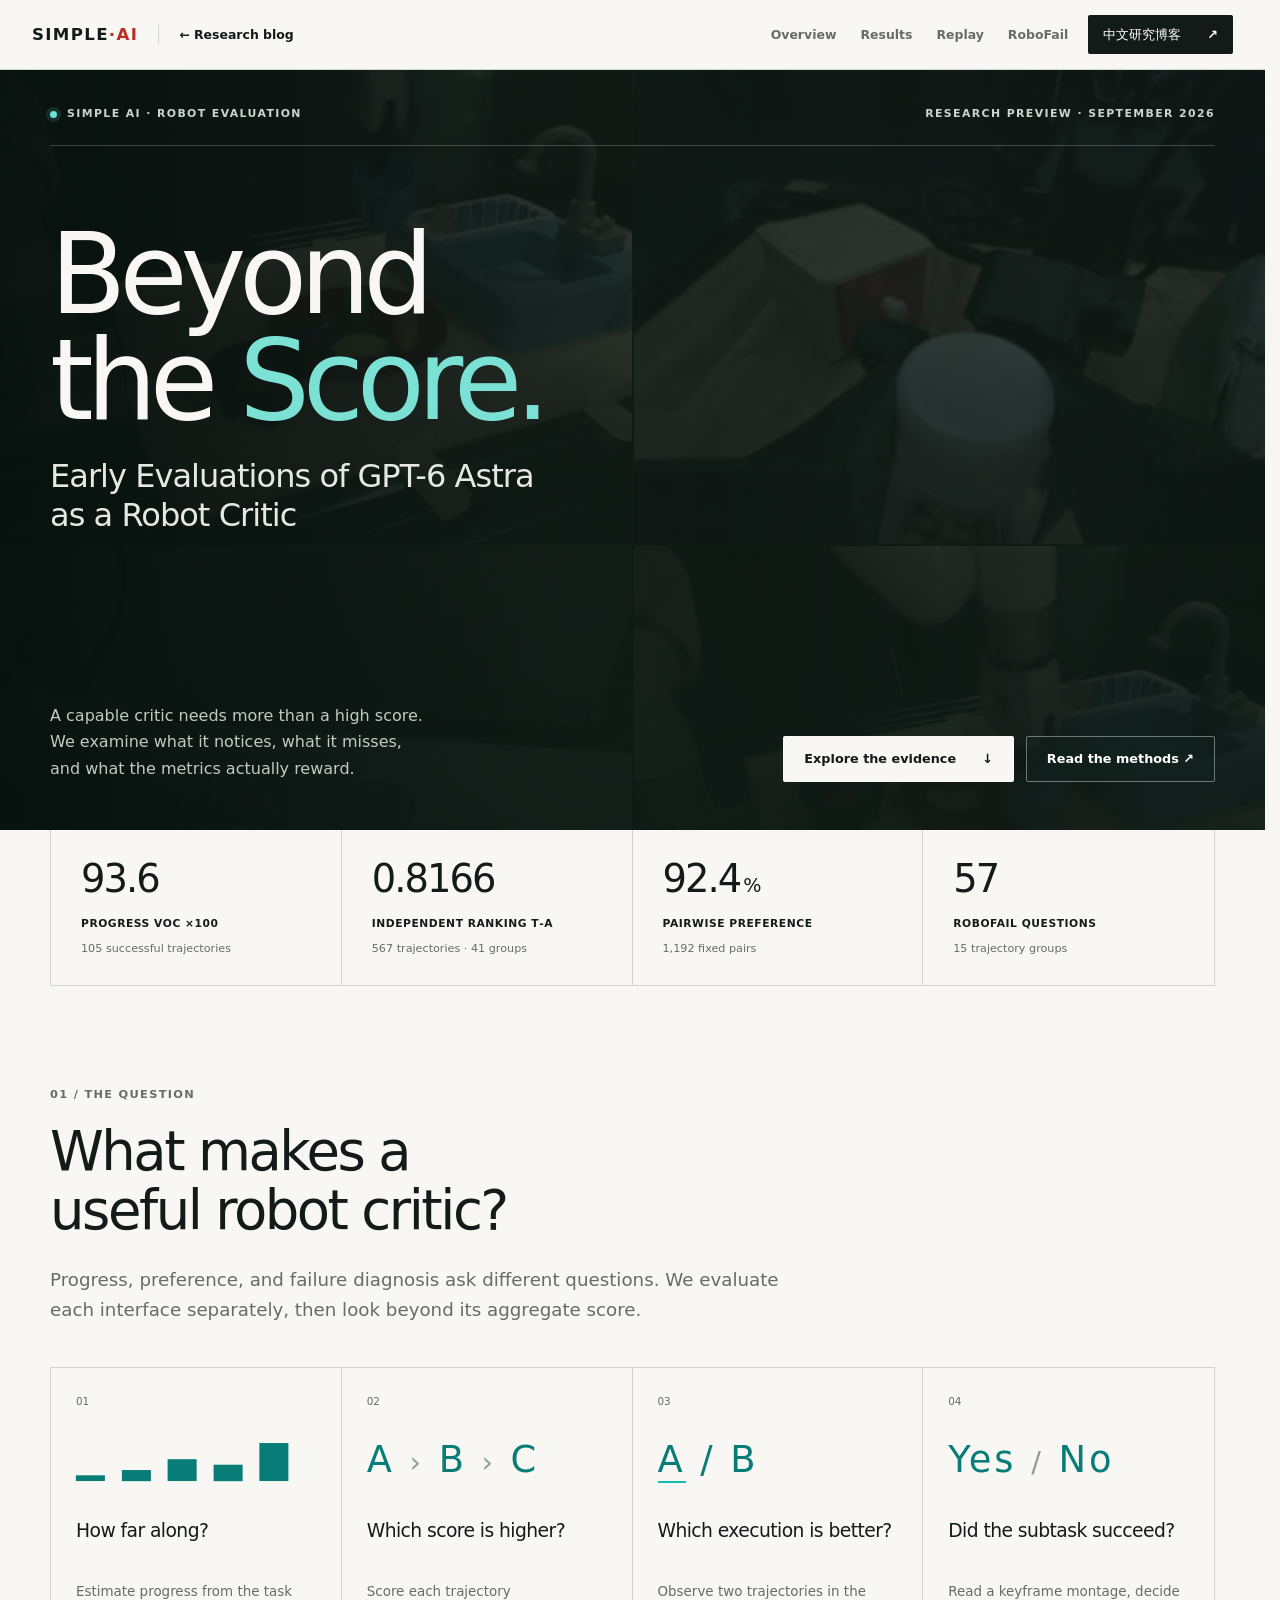
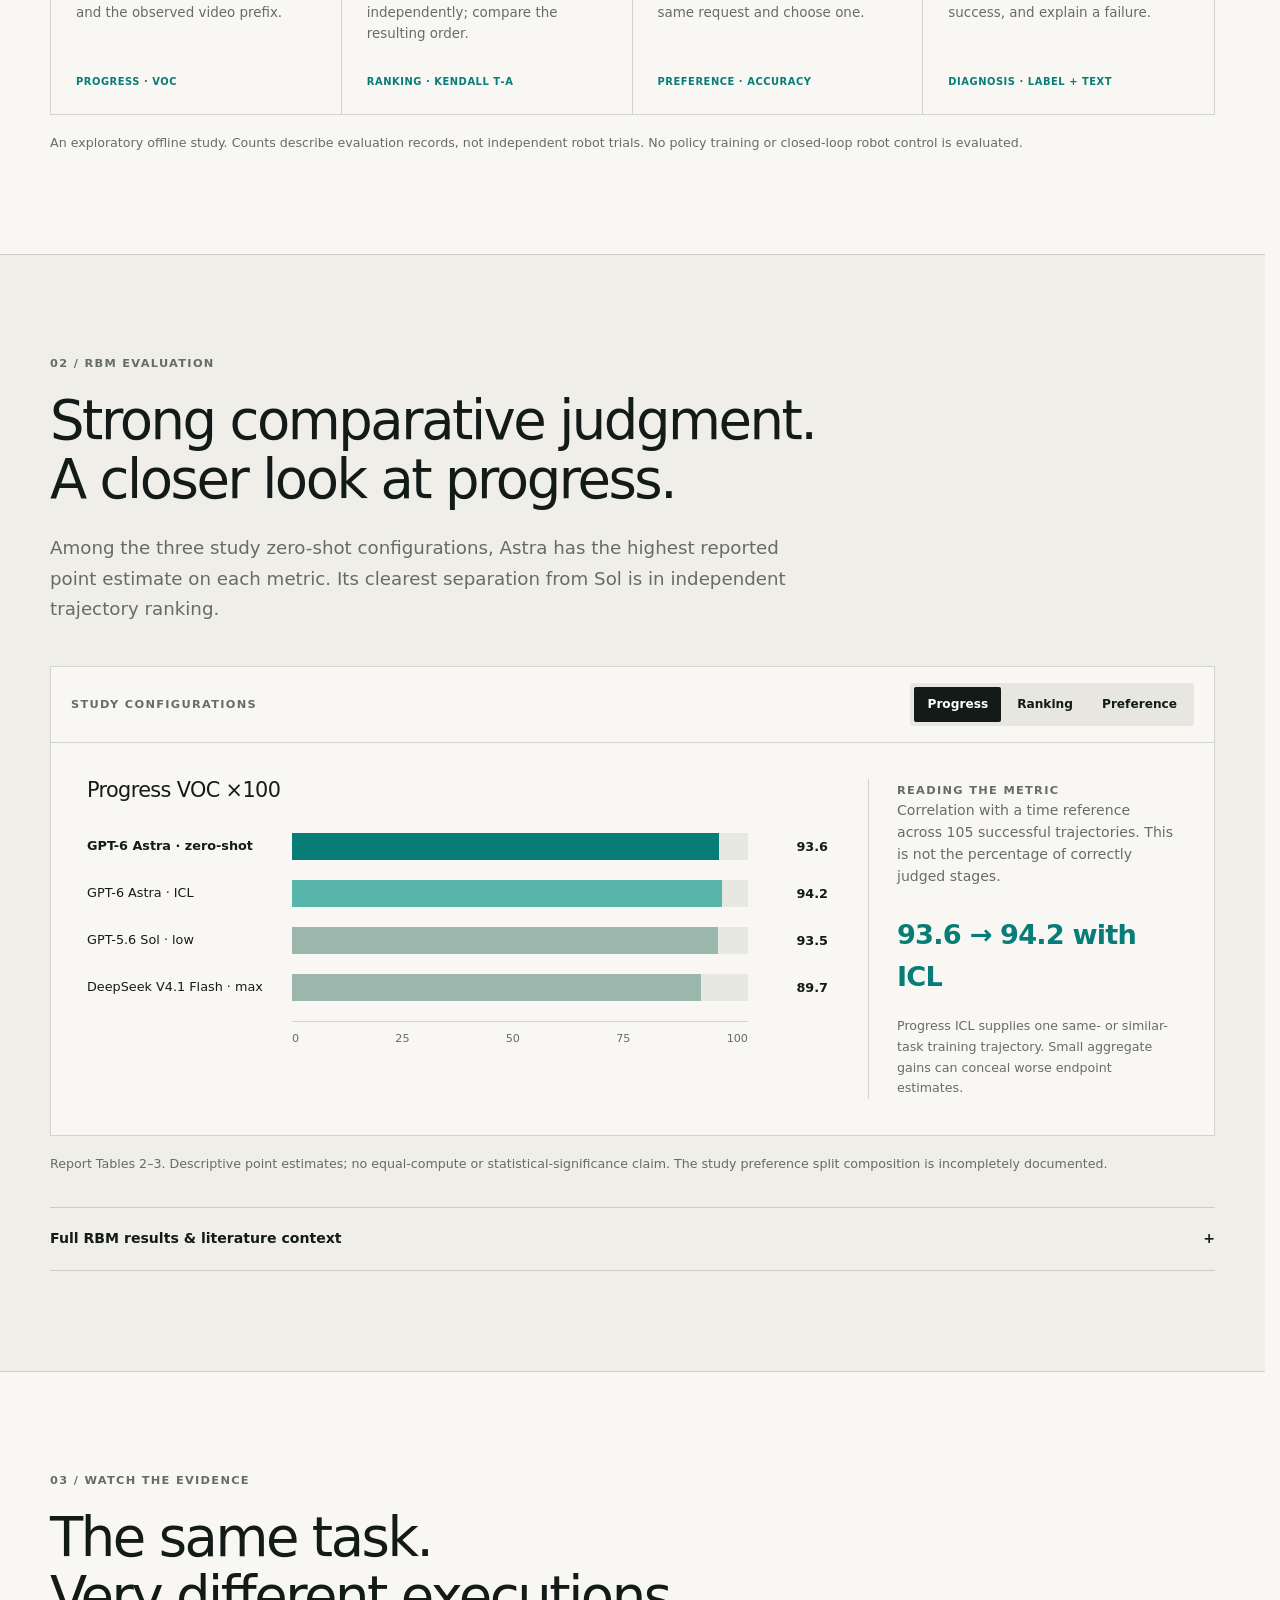
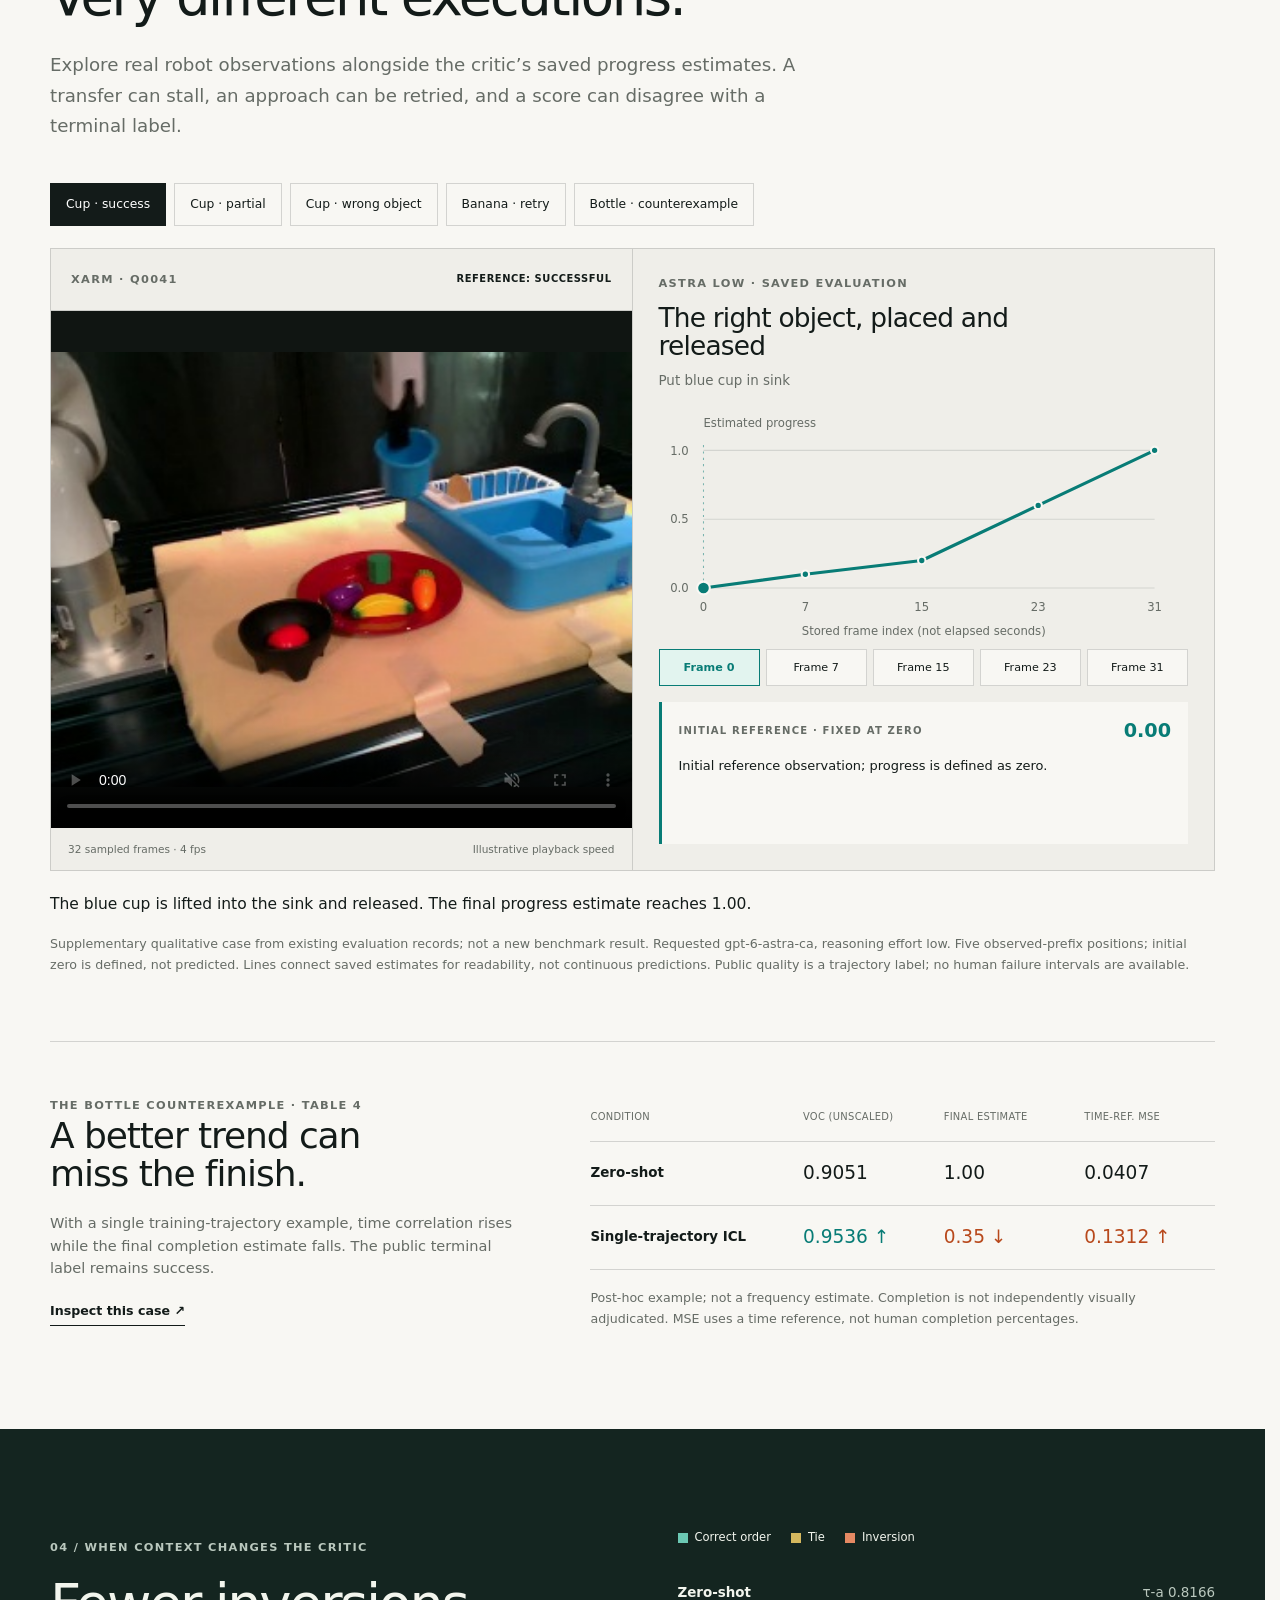
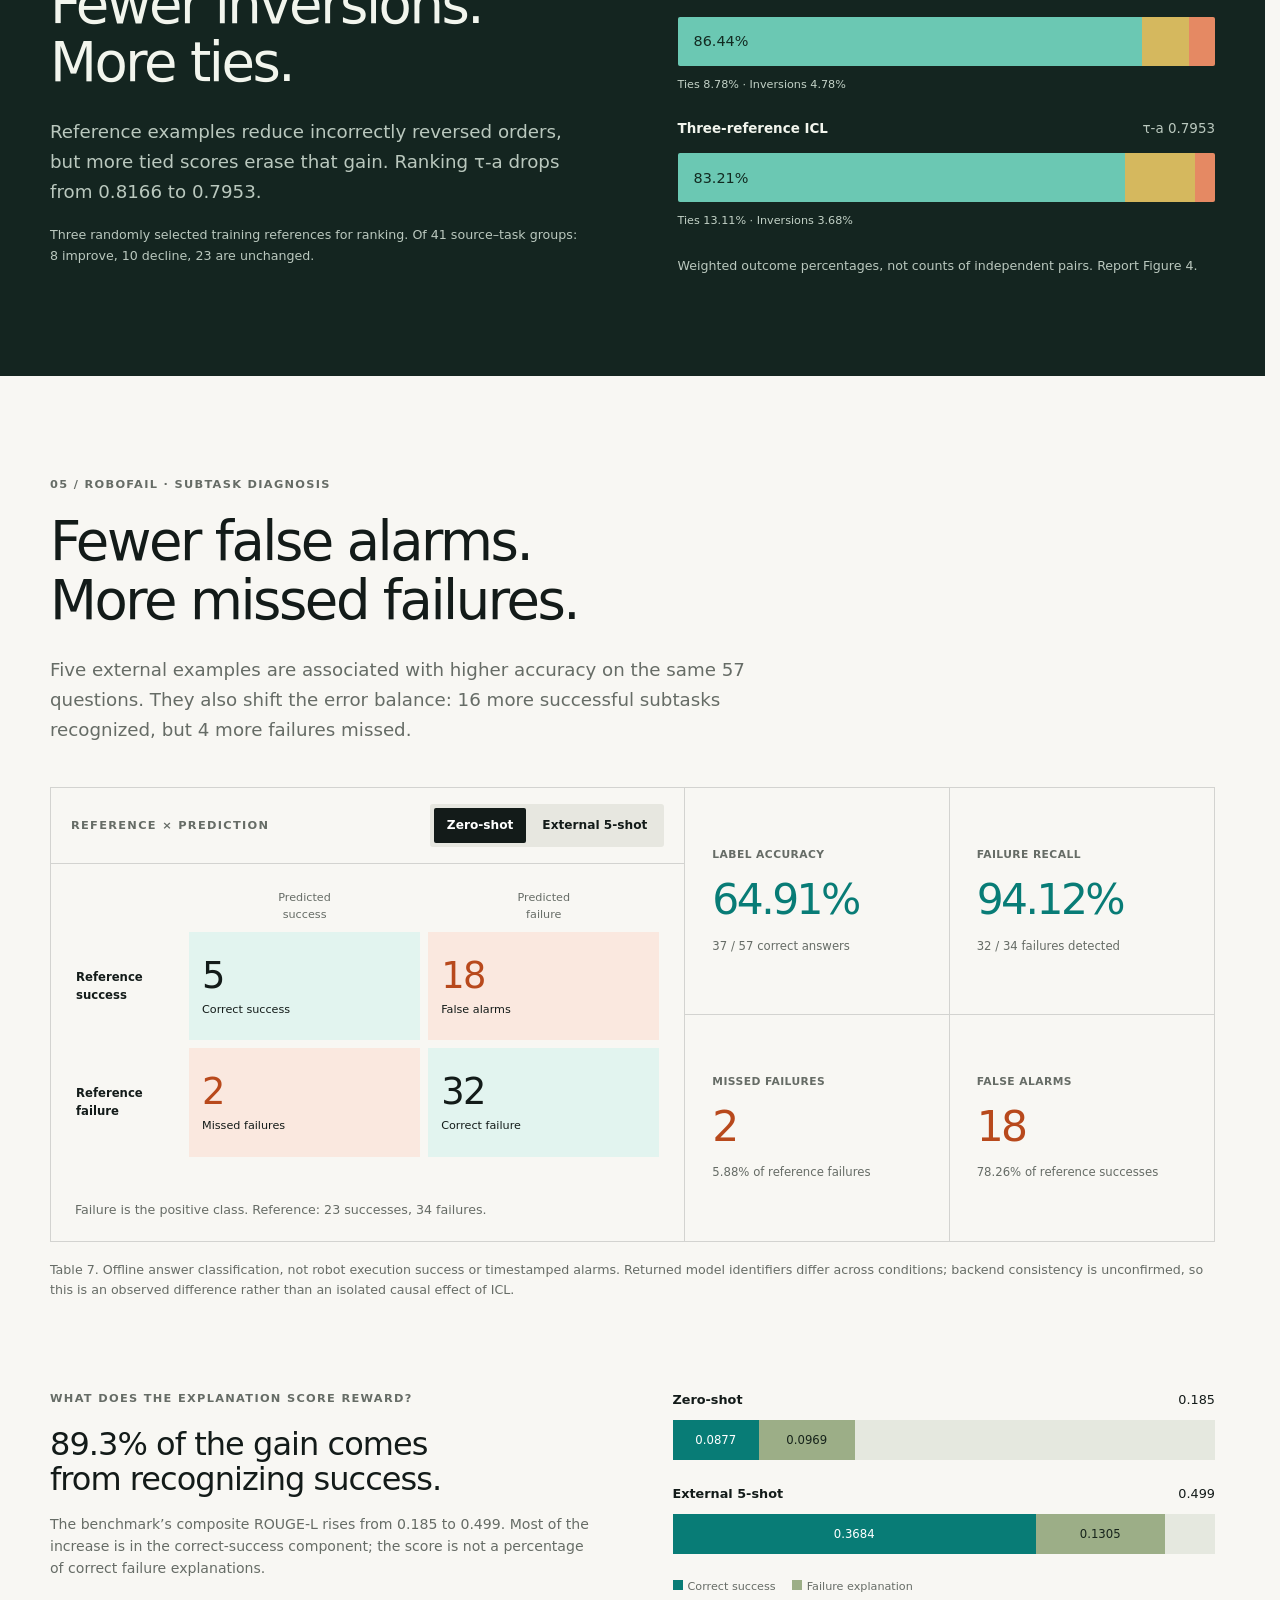
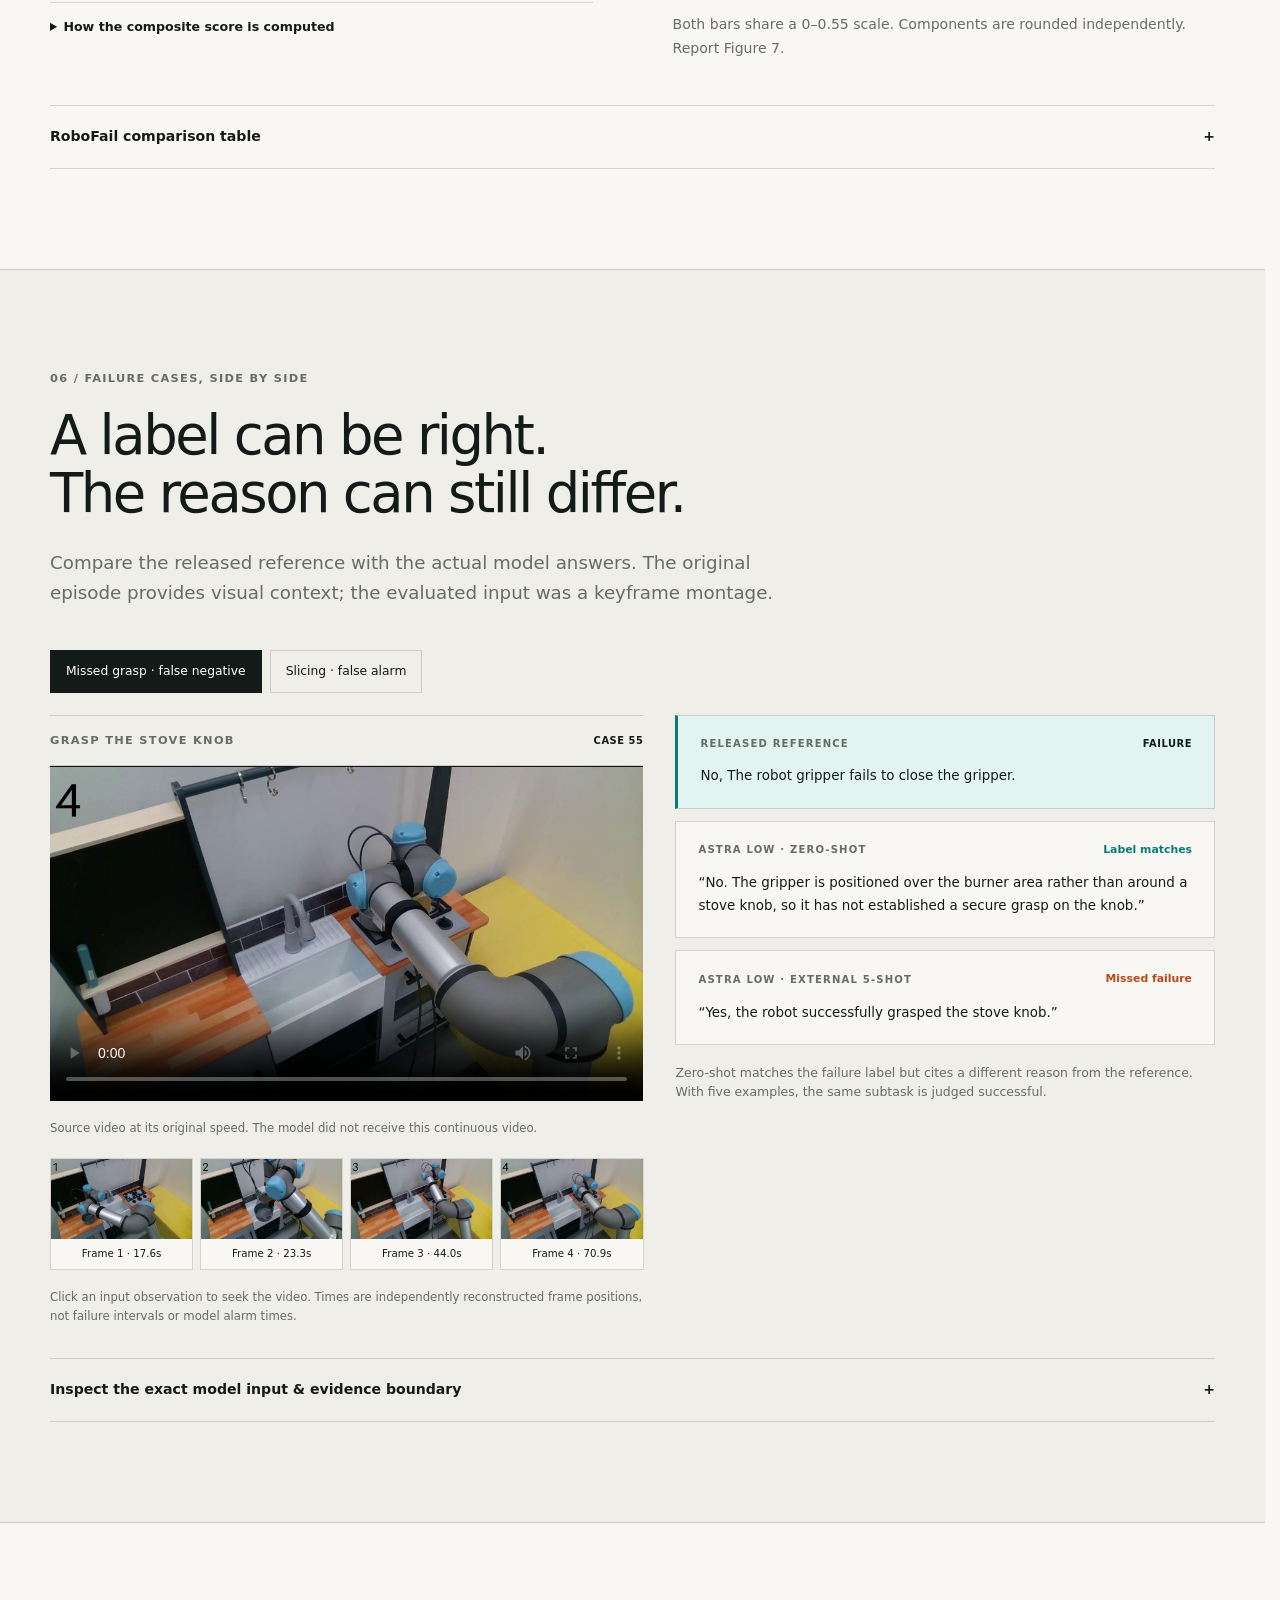
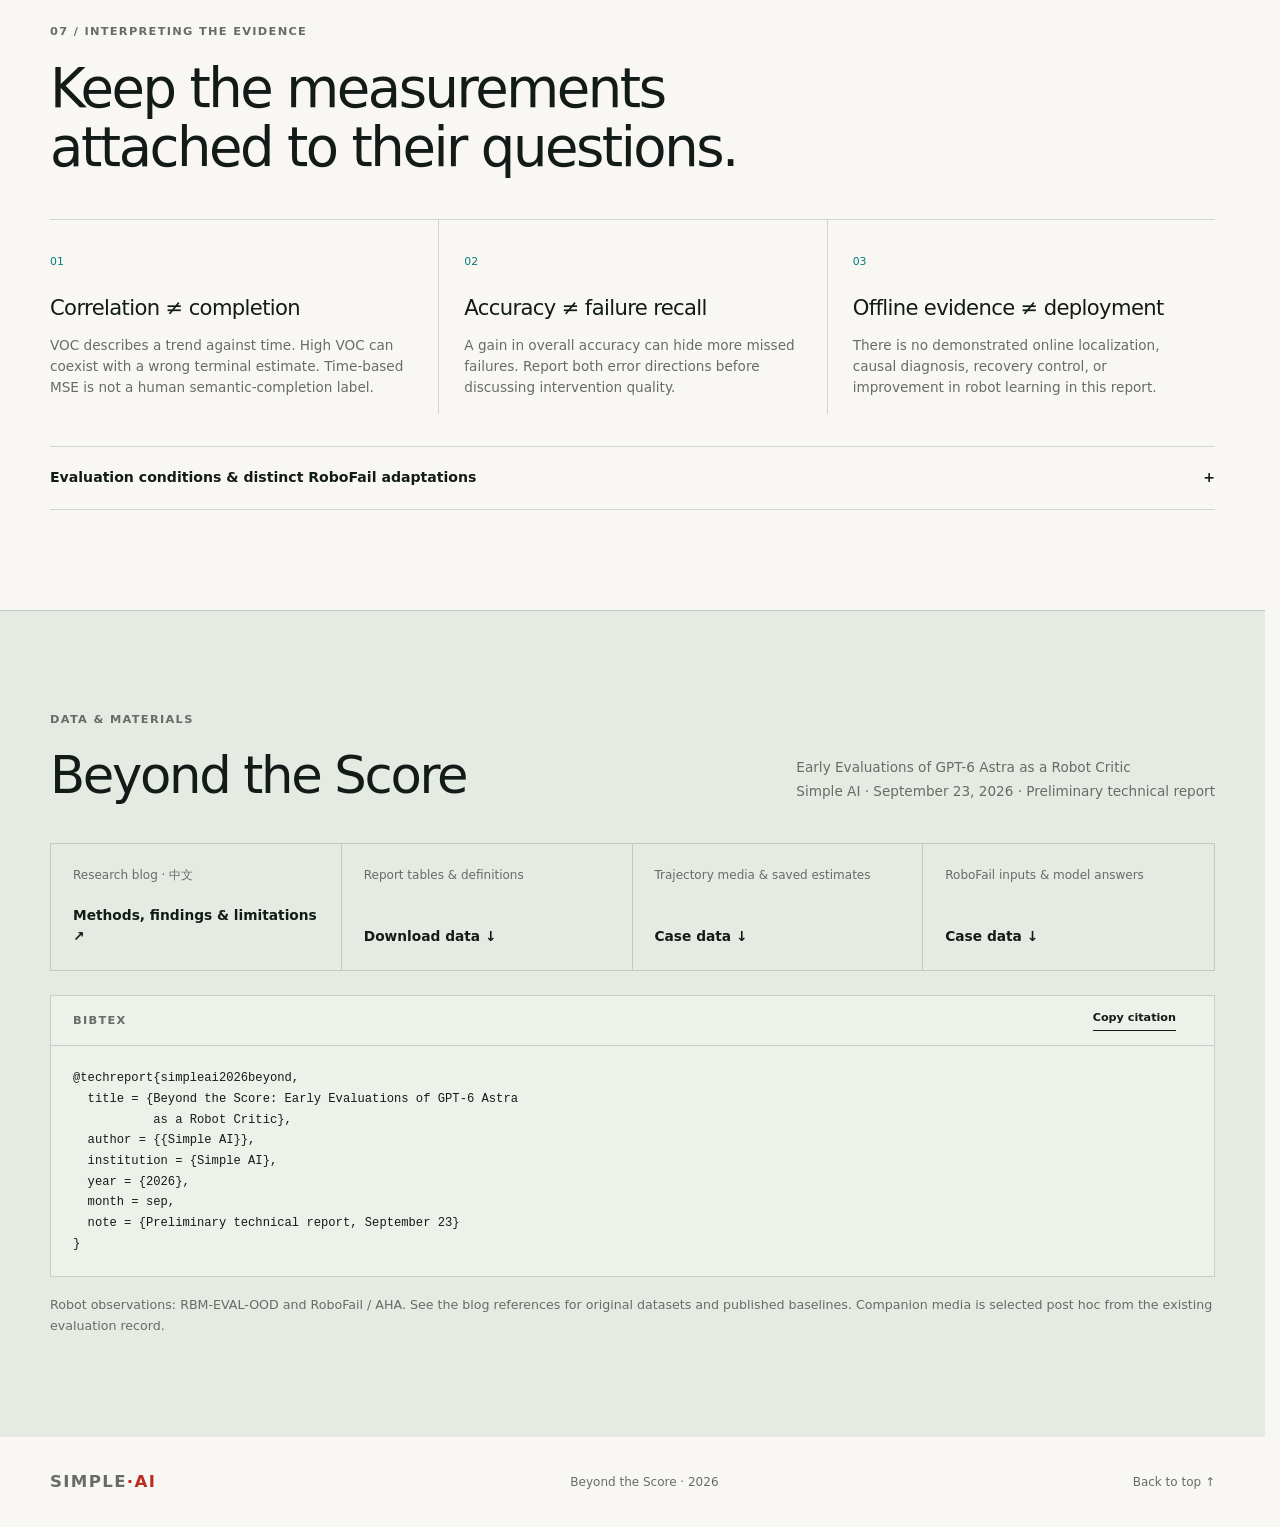
<file: evidence.html>
<!doctype html>
<html lang="en">
<head>
  <meta charset="utf-8">
  <meta name="viewport" content="width=device-width,initial-scale=1">
  <meta name="theme-color" content="#f8f7f3">
  <meta name="description" content="Beyond the Score: an evidence-led look at GPT-6 Astra as a robot critic. Explore trajectory judgments, real robot videos, and the trade-off between fewer false alarms and more missed failures.">
  <meta property="og:title" content="Beyond the Score · Simple AI">
  <meta property="og:description" content="Early Evaluations of GPT-6 Astra as a Robot Critic">
  <meta property="og:type" content="website">
  <meta name="citation_title" content="Beyond the Score: Early Evaluations of GPT-6 Astra as a Robot Critic">
  <meta name="citation_author" content="Jinhao Zhang">
  <meta name="citation_author" content="Yuwei Zhang">
  <meta name="citation_author" content="Weitao Zhou">
  <meta name="citation_publication_date" content="2026/09/23">
  <title>Beyond the Score | Simple AI</title>
  <link rel="icon" href="assets/favicon.svg" type="image/svg+xml">
  <link rel="stylesheet" href="style.css">
  <script src="data.js" defer></script>
  <script src="app.js" defer></script>
</head>
<body>
<a class="skip" href="#overview">Skip to content</a>
<header class="header">
  <a class="brand" href="#top" aria-label="Simple AI — back to top">SIMPLE<span>·AI</span></a>
  <a class="project-name" href="en.html">← Research blog</a>
  <nav aria-label="Main navigation"><a href="#overview">Overview</a><a href="#results">Results</a><a href="#trajectories">Replay</a><a href="#diagnosis">RoboFail</a></nav>
  <a class="button dark small" href="index.html">中文研究博客 <span aria-hidden="true">↗</span></a>
</header>
<main id="top">
  <section class="hero" aria-labelledby="hero-title">
    <div class="hero-mosaic" aria-hidden="true"><img src="assets/rbm/q0041-poster.jpg" alt=""><img src="assets/rbm/t098-poster.jpg" alt=""><img src="assets/rbm/t011-poster.jpg" alt=""><img src="assets/rbm/q0039-poster.jpg" alt=""></div>
    <div class="hero-inner wrap">
      <div class="hero-overline"><span><i class="dot"></i> SIMPLE AI · ROBOT EVALUATION</span><span>RESEARCH PREVIEW · SEPTEMBER 2026</span></div>
      <div class="hero-heading"><h1 id="hero-title">Beyond<br>the <span>Score.</span></h1><p class="subtitle">Early Evaluations of GPT-6 Astra<br>as a Robot Critic</p></div>
      <div class="hero-bottom"><p>A capable critic needs more than a high score. <br>We examine what it notices, what it misses, <br>and what the metrics actually reward.</p><div class="actions"><a class="button light" href="#trajectories">Explore the evidence <span>↓</span></a><a class="button outline" href="index.html#setup">Read the methods ↗</a></div></div>
    </div>
  </section>
  <div class="metric-strip wrap" aria-label="Study zero-shot headline results">
    <div><strong>93.6</strong><span>Progress VOC ×100</span><small>105 successful trajectories</small></div>
    <div><strong>0.8166</strong><span>Independent ranking τ-a</span><small>567 trajectories · 41 groups</small></div>
    <div><strong>92.4<em>%</em></strong><span>Pairwise preference</span><small>1,192 fixed pairs</small></div>
    <div><strong>57</strong><span>RoboFail questions</span><small>15 trajectory groups</small></div>
  </div>

  <section id="overview" class="section wrap">
    <div class="section-intro"><p class="eyebrow">01 / THE QUESTION</p><h2>What makes a<br>useful robot critic?</h2><p class="lead">Progress, preference, and failure diagnosis ask different questions. We evaluate each interface separately, then look beyond its aggregate score.</p></div>
    <div class="interface-grid">
      <article><span class="index">01</span><div class="mini-progress" aria-hidden="true">▁ ▂ ▄ ▃ ▇</div><h3>How far along?</h3><p>Estimate progress from the task and the observed video prefix.</p><span class="tag">PROGRESS · VOC</span></article>
      <article><span class="index">02</span><div class="mini-order" aria-hidden="true">A <span>›</span> B <span>›</span> C</div><h3>Which score is higher?</h3><p>Score each trajectory independently; compare the resulting order.</p><span class="tag">RANKING · KENDALL τ-a</span></article>
      <article><span class="index">03</span><div class="mini-order" aria-hidden="true"><b>A</b> / B</div><h3>Which execution is better?</h3><p>Observe two trajectories in the same request and choose one.</p><span class="tag">PREFERENCE · ACCURACY</span></article>
      <article><span class="index">04</span><div class="mini-order" aria-hidden="true">Yes <span>/</span> No</div><h3>Did the subtask succeed?</h3><p>Read a keyframe montage, decide success, and explain a failure.</p><span class="tag">DIAGNOSIS · LABEL + TEXT</span></article>
    </div>
    <p class="caption">An exploratory offline study. Counts describe evaluation records, not independent robot trials. No policy training or closed-loop robot control is evaluated.</p>
  </section>

  <section id="results" class="section shaded">
    <div class="wrap">
      <div class="section-intro"><p class="eyebrow">02 / RBM EVALUATION</p><h2>Strong comparative judgment.<br>A closer look at progress.</h2><p class="lead">Among the three study zero-shot configurations, Astra has the highest reported point estimate on each metric. Its clearest separation from Sol is in independent trajectory ranking.</p></div>
      <div class="results-panel">
        <div class="panel-top"><span class="eyebrow">STUDY CONFIGURATIONS</span><div class="segmented" aria-label="Choose RBM metric"><button data-metric="voc" aria-pressed="true">Progress</button><button data-metric="rank" aria-pressed="false">Ranking</button><button data-metric="pref" aria-pressed="false">Preference</button></div></div>
        <div class="chart-layout"><div><h3 id="metric-title">Progress VOC ×100</h3><div id="metric-bars" class="bar-chart"></div><div id="metric-axis" class="axis"></div></div><aside class="metric-context"><span class="eyebrow">READING THE METRIC</span><p id="metric-description"></p><strong id="metric-callout"></strong><p id="metric-note" class="caption"></p></aside></div>
      </div>
      <p class="caption">Report Tables 2–3. Descriptive point estimates; no equal-compute or statistical-significance claim. The study preference split composition is incompletely documented.</p>
      <details class="data-details"><summary>Full RBM results &amp; literature context <span>+</span></summary><p>Published baselines are retained as separate records. Their sample identities, inputs, and scoring protocols are not matched to this study; this table is not a shared leaderboard.</p><div class="table-scroll" id="rbm-table"></div></details>
    </div>
  </section>

  <section id="trajectories" class="section wrap">
    <div class="section-intro"><p class="eyebrow">03 / WATCH THE EVIDENCE</p><h2>The same task.<br>Very different executions.</h2><p class="lead">Explore real robot observations alongside the critic’s saved progress estimates. A transfer can stall, an approach can be retried, and a score can disagree with a terminal label.</p></div>
    <div class="case-buttons" aria-label="Choose trajectory"><button data-case="Q0041" aria-pressed="true">Cup · success</button><button data-case="Q0039" aria-pressed="false">Cup · partial</button><button data-case="Q0037" aria-pressed="false">Cup · wrong object</button><button data-case="T011" aria-pressed="false">Banana · retry</button><button data-case="T098" aria-pressed="false">Bottle · counterexample</button></div>
    <div class="explorer">
      <div class="replay-pane"><div class="panel-top"><span id="case-robot" class="eyebrow">xArm · Q0041</span><span class="tag" id="case-quality">REFERENCE: SUCCESSFUL</span></div><video id="trajectory-video" controls playsinline muted preload="metadata" poster="assets/rbm/q0041-poster.jpg" src="assets/rbm/q0041-replay.mp4" aria-label="Selected robot trajectory replay"></video><div class="replay-footer"><span>32 sampled frames · 4 fps</span><span>Illustrative playback speed</span></div></div>
      <div class="assessment-pane"><p class="eyebrow">ASTRA LOW · SAVED EVALUATION</p><h3 id="case-title">The right object, placed and released</h3><p id="case-task"></p><div id="progress-chart" class="progress-chart"></div><div class="checkpoints" id="checkpoints" aria-label="Inspect evaluated observations"></div><div class="reason-box"><div><span class="eyebrow" id="reason-label">OBSERVATION</span><strong id="progress-value"></strong></div><p id="progress-reason"></p></div></div>
    </div>
    <p id="case-summary" class="case-summary"></p><p id="case-provenance" class="caption"></p>
    <div class="insight-grid"><article><span class="eyebrow">THE BOTTLE COUNTEREXAMPLE · TABLE 4</span><h3>A better trend can<br>miss the finish.</h3><p>With a single training-trajectory example, time correlation rises while the final completion estimate falls. The public terminal label remains success.</p><button class="text-button" id="show-bottle">Inspect this case <span>↗</span></button></article><div class="bottle-stats"><div><span>Condition</span><span>VOC (unscaled)</span><span>Final estimate</span><span>Time-ref. MSE</span></div><div><strong>Zero-shot</strong><strong>0.9051</strong><strong>1.00</strong><strong>0.0407</strong></div><div><strong>Single-trajectory ICL</strong><strong class="teal">0.9536 ↑</strong><strong class="orange">0.35 ↓</strong><strong class="orange">0.1312 ↑</strong></div><p class="caption">Post-hoc example; not a frequency estimate. Completion is not independently visually adjudicated. MSE uses a time reference, not human completion percentages.</p></div></div>
  </section>

  <section class="section dark-section" id="ranking">
    <div class="wrap split"><div><p class="eyebrow">04 / WHEN CONTEXT CHANGES THE CRITIC</p><h2>Fewer inversions.<br>More ties.</h2><p class="lead">Reference examples reduce incorrectly reversed orders, but more tied scores erase that gain. Ranking τ-a drops from 0.8166 to 0.7953.</p><p class="caption">Three randomly selected training references for ranking. Of 41 source–task groups: 8 improve, 10 decline, 23 are unchanged.</p></div><div class="ranking-viz"><div class="legend"><span><i class="swatch good"></i>Correct order</span><span><i class="swatch tie"></i>Tie</span><span><i class="swatch bad"></i>Inversion</span></div><div class="stack-label"><strong>Zero-shot</strong><span>τ-a 0.8166</span></div><div class="stack" role="img" aria-label="Zero-shot: correct order 86.44%, ties 8.78%, inversions 4.78%"><span class="good" style="width:86.44%">86.44%</span><span class="tie" style="width:8.78%"></span><span class="bad" style="width:4.78%"></span></div><p class="stack-note">Ties 8.78% · Inversions 4.78%</p><div class="stack-label"><strong>Three-reference ICL</strong><span>τ-a 0.7953</span></div><div class="stack" role="img" aria-label="ICL: correct order 83.21%, ties 13.11%, inversions 3.68%"><span class="good" style="width:83.21%">83.21%</span><span class="tie" style="width:13.11%"></span><span class="bad" style="width:3.68%"></span></div><p class="stack-note">Ties 13.11% · Inversions 3.68%</p><p class="caption">Weighted outcome percentages, not counts of independent pairs. Report Figure 4.</p></div></div>
  </section>

  <section id="diagnosis" class="section wrap">
    <div class="section-intro"><p class="eyebrow">05 / ROBOFAIL · SUBTASK DIAGNOSIS</p><h2>Fewer false alarms.<br>More missed failures.</h2><p class="lead">Five external examples are associated with higher accuracy on the same 57 questions. They also shift the error balance: 16 more successful subtasks recognized, but 4 more failures missed.</p></div>
    <div class="diagnosis-dashboard"><div class="confusion-panel"><div class="panel-top"><span class="eyebrow">REFERENCE × PREDICTION</span><div class="segmented" aria-label="Choose RoboFail condition"><button data-condition="0" aria-pressed="true">Zero-shot</button><button data-condition="1" aria-pressed="false">External 5-shot</button></div></div><div id="confusion"></div><p class="caption">Failure is the positive class. Reference: 23 successes, 34 failures.</p></div><div class="diagnosis-stats" id="diagnosis-stats"></div></div>
    <p class="caption">Table 7. Offline answer classification, not robot execution success or timestamped alarms. Returned model identifiers differ across conditions; backend consistency is unconfirmed, so this is an observed difference rather than an isolated causal effect of ICL.</p>
    <div class="rouge-layout"><div><p class="eyebrow">WHAT DOES THE EXPLANATION SCORE REWARD?</p><h3>89.3% of the gain comes<br>from recognizing success.</h3><p>The benchmark’s composite ROUGE-L rises from 0.185 to 0.499. Most of the increase is in the correct-success component; the score is not a percentage of correct failure explanations.</p><details><summary>How the composite score is computed</summary><p>Correct success → 1.<br>Correct failure → stemmed ROUGE-L F1 against the reference explanation.<br>Wrong label → 0.<br>Average across all 57 questions.</p><p>ROUGE-L measures lexical overlap. It does not verify a physical cause. The failure component also depends on which failures are detected.</p></details></div><div id="rouge-chart"></div></div>
    <details class="data-details"><summary>RoboFail comparison table <span>+</span></summary><p>Astra uses 57 public AHA-adapted questions. The AHA paper’s exact question identity/count alignment is unverified, and demonstration identities are not matched. Literature rows provide context, not a matched replacement experiment.</p><div class="table-scroll" id="robofail-table"></div></details>
  </section>

  <section id="failure-cases" class="section shaded">
    <div class="wrap"><div class="section-intro"><p class="eyebrow">06 / FAILURE CASES, SIDE BY SIDE</p><h2>A label can be right.<br>The reason can still differ.</h2><p class="lead">Compare the released reference with the actual model answers. The original episode provides visual context; the evaluated input was a keyframe montage.</p></div>
      <div class="case-buttons" aria-label="Choose RoboFail case"><button data-failure="55" aria-pressed="true">Missed grasp · false negative</button><button data-failure="36" aria-pressed="false">Slicing · false alarm</button></div>
      <div class="failure-layout"><div><div class="panel-top"><span id="failure-task" class="eyebrow">Grasp the stove knob</span><span id="failure-id" class="tag">CASE 55</span></div><video id="failure-video" playsinline controls preload="metadata" aria-label="Source robot episode"></video><p class="caption">Source video at its original speed. The model did not receive this continuous video.</p><div id="failure-keyframes" class="keyframe-strip"></div><p class="caption">Click an input observation to seek the video. Times are independently reconstructed frame positions, not failure intervals or model alarm times.</p></div><div id="failure-answers"></div></div>
      <details class="data-details"><summary>Inspect the exact model input &amp; evidence boundary <span>+</span></summary><figure class="model-input-preview"><figcaption><strong>Original input image</strong><span>Scroll horizontally to inspect all frames · click to open full resolution</span></figcaption><div class="input-image-scroll" tabindex="0" role="region" aria-label="Original input montage; scroll horizontally to see every frame"><a id="input-link" target="_blank" rel="noopener"><img id="failure-input" loading="lazy" alt="Original full keyframe montage provided to the model"></a></div><p class="caption">White cells belong to the original input and represent future subtasks; they are not missing images.</p></figure><p class="eyebrow input-question-label">Question text</p><p id="failure-question"></p><p>Released AHA reference labels are preserved. Model descriptions are quotations, not independently verified physical causes. We matched input observations to the original video using pixel similarity and visual inspection. No human failure interval or online model alarm is available for these evaluated questions.</p><p>Both examples were selected after evaluation. The knob case is discussed in the report; the slicing case is an additional illustration from the same existing runs.</p></details>
    </div>
  </section>

  <section id="scope" class="section wrap">
    <div class="section-intro"><p class="eyebrow">07 / INTERPRETING THE EVIDENCE</p><h2>Keep the measurements<br>attached to their questions.</h2></div>
    <div class="limitations"><article><span>01</span><h3>Correlation ≠ completion</h3><p>VOC describes a trend against time. High VOC can coexist with a wrong terminal estimate. Time-based MSE is not a human semantic-completion label.</p></article><article><span>02</span><h3>Accuracy ≠ failure recall</h3><p>A gain in overall accuracy can hide more missed failures. Report both error directions before discussing intervention quality.</p></article><article><span>03</span><h3>Offline evidence ≠ deployment</h3><p>There is no demonstrated online localization, causal diagnosis, recovery control, or improvement in robot learning in this report.</p></article></div>
    <details class="data-details"><summary>Evaluation conditions &amp; distinct RoboFail adaptations <span>+</span></summary><div class="protocol-grid"><div><h3>Inputs and examples</h3><p>Progress: five observed-prefix positions; one same- or similar-task training trajectory with six stage scores for ICL. Ranking: eight test frames; three random high/middle/low training references. Direct preference: both trajectories in one request.</p><p>RoboFail: original montage and question. Five fixed external image–question–answer demonstrations are reported disjoint by test trajectory. This does not establish environment, embodiment, near-duplicate, or pretraining independence.</p></div><div><h3>What remains unresolved</h3><p>Questions cluster in 15 sequences, and ranking pairs are dependent. Repeated-call variation and confidence intervals are unavailable. Requested model names do not establish backend equivalence or equal token budgets.</p><p>Media replays and model outputs are drawn from saved evaluations. They introduce no new aggregate benchmark scores.</p></div></div><h3>Guardian and PRIMO are different evaluation supports</h3><p>Guardian uses 153 execution / 30 planning examples; PRIMO uses 100 Cosmos-curated examples. The report includes their published results separately. No Astra score is available on either adaptation. In the Guardian table, +GF denotes training on GuardianFail-36k.</p><div class="protocol-grid"><div class="table-scroll" id="guardian-table"></div><div class="table-scroll" id="primo-table"></div></div></details>
  </section>

  <section id="resources" class="section resources"><div class="wrap"><p class="eyebrow">DATA &amp; MATERIALS</p><div class="resource-heading"><h2>Beyond the Score</h2><p>Early Evaluations of GPT-6 Astra as a Robot Critic<br>Simple AI · September 23, 2026 · Preliminary technical report</p></div><div class="resource-links"><a href="index.html"><span>Research blog · 中文</span><strong>Methods, findings &amp; limitations ↗</strong></a><a href="data/report.json" download><span>Report tables &amp; definitions</span><strong>Download data ↓</strong></a><a href="data/rbm-cases.json" download><span>Trajectory media &amp; saved estimates</span><strong>Case data ↓</strong></a><a href="data/robofail-cases.json" download><span>RoboFail inputs &amp; model answers</span><strong>Case data ↓</strong></a></div><div class="citation-box"><div class="panel-top"><span class="eyebrow">BIBTEX</span><button id="copy-citation" class="text-button">Copy citation</button><span id="copy-status" role="status"></span></div><pre id="citation">@techreport{simpleai2026beyond,
  title = {Beyond the Score: Early Evaluations of GPT-6 Astra
           as a Robot Critic},
  author = {{Simple AI}},
  institution = {Simple AI},
  year = {2026},
  month = sep,
  note = {Preliminary technical report, September 23}
}</pre></div><p class="caption">Robot observations: RBM-EVAL-OOD and RoboFail / AHA. See the <a href="index.html#resources">blog references</a> for original datasets and published baselines. Companion media is selected post hoc from the existing evaluation record.</p></div></section>
</main>
<footer class="wrap"><a class="brand" href="https://cloud.simpleai.tech/simple-world-lab/">SIMPLE<span>·AI</span></a><span>Beyond the Score · 2026</span><a href="#top">Back to top ↑</a></footer>
<noscript><p class="no-script">Enable JavaScript for interactive charts and cases. The methods and findings are available in the research blog; complete result tables are available as JSON downloads.</p></noscript>
</body>
</html>
</file>
<file: blog.css>
:root{--paper:#f8f7f3;--ink:#17251f;--muted:#66716a;--line:#dce0d7;--green:#087c76;--tint:#edf2e9;--soft:#9cae87;--orange:#a95b36;background:var(--paper);color:var(--ink);font-family:Inter,-apple-system,BlinkMacSystemFont,"Segoe UI","PingFang SC","Microsoft YaHei",sans-serif;font-synthesis:none;scroll-behavior:smooth;scroll-padding-top:90px}
*{box-sizing:border-box}body{margin:0;min-width:320px}a{color:inherit;text-decoration:none}button{font:inherit;color:inherit;cursor:pointer}img{max-width:100%;height:auto}h1,h2,h3,h4,p{margin:0}a:focus-visible,button:focus-visible,summary:focus-visible,[tabindex]:focus-visible{outline:2px solid var(--green);outline-offset:5px}::selection{background:#c5e4d7}.wrap{width:min(1232px,calc(100% - 80px));margin-inline:auto}.skip{position:absolute;top:-100px;left:20px;z-index:50;background:white;padding:12px}.skip:focus{top:12px}
.header{height:64px;position:sticky;top:0;z-index:30;border-bottom:1px solid var(--line);background:#f8f7f3f5;backdrop-filter:blur(14px)}.header-inner{height:100%;display:flex;align-items:center;gap:24px}.brand{font-size:17px;font-weight:780;letter-spacing:.09em;white-space:nowrap}.brand span{color:#ba2e21}.research{font-size:10px;letter-spacing:.17em;color:var(--muted);border-left:1px solid var(--line);padding-left:24px}.language-switch{margin-left:auto;display:flex;gap:18px;align-items:center;font-size:12px}.language-switch a{color:var(--muted);padding:9px 0;border-bottom:1px solid transparent}.language-switch a[aria-current=page]{color:var(--green);border-bottom-color:var(--green);font-weight:600}.language-switch a:hover{color:var(--green)}#reading-progress{position:fixed;height:2px;top:63px;left:0;background:var(--green);width:0;z-index:35}
.article-shell{display:grid;grid-template-columns:208px minmax(0,850px);gap:56px;justify-content:center;padding-top:64px}.article{min-width:0;padding-bottom:70px}.article-title{padding-bottom:32px;margin-bottom:30px;border-bottom:1px solid var(--line)}.publication-meta{font-size:10px!important;letter-spacing:.09em;color:var(--muted)!important;margin:0 0 22px!important;display:flex;gap:12px;align-items:center;flex-wrap:wrap}.publication-meta time{letter-spacing:.02em}.article h1{font-size:39px;line-height:1.28;font-weight:580;letter-spacing:-.035em;max-width:24em}.title-name{color:var(--green);display:block;font-size:44px;font-weight:620;margin-bottom:11px;letter-spacing:-.045em}.title-description{display:block;text-wrap:balance}.author-block{margin-top:27px}.article .authors{display:flex;flex-wrap:wrap;gap:5px;font-size:15px;margin:0;color:var(--ink);line-height:1.8}.article .organization{font-size:12px;color:var(--muted);margin:7px 0 0}.publication-links{display:flex;align-items:center;gap:0;flex-wrap:wrap;margin-top:25px;font-size:12px;line-height:1.8}.publication-links>*{padding:0 18px;border-left:1px solid var(--line)}.publication-links>*:first-child{padding-left:0;border:0}.publication-links a:hover{text-decoration:underline;text-underline-offset:4px}.unreleased{color:var(--muted)}.unreleased small{font-size:inherit}
.toc{position:sticky;top:98px;align-self:start;max-height:calc(100vh - 130px);overflow:auto;scrollbar-width:thin;scrollbar-color:#c4ccc2 transparent;padding-right:12px}.toc>p{font-size:10px;letter-spacing:.11em;color:var(--muted);text-transform:uppercase;margin-bottom:16px}.toc nav{display:flex;flex-direction:column}.toc a{font-size:11px;line-height:1.65;padding:7px 6px 7px 15px;color:var(--muted);border-left:1px solid var(--line)}.toc a.subsection{padding-left:27px;font-size:10px}.toc a:hover{color:var(--green)}.toc a.active{color:var(--green);border-left:2px solid var(--green);padding-left:14px;font-weight:600}.toc a.subsection.active{padding-left:26px}
.article section{scroll-margin-top:18px;margin-top:42px}.article h2{font-size:25px;font-weight:600;line-height:1.5;letter-spacing:-.025em;margin:0 0 18px;text-wrap:balance}.article h3{font-size:19px;font-weight:600;line-height:1.5;margin:34px 0 16px;scroll-margin-top:18px;text-wrap:balance}.article p,.article li{font-size:15px;line-height:1.95;color:#3d4942}.article p{margin:17px 0}.article strong{font-weight:620;color:var(--ink)}:where(html[lang=en]) .article p,:where(html[lang=en]) .article li{line-height:1.8;font-size:16px}html[lang=en] .article h1{font-size:37px}.article .fine{font-size:11px;line-height:1.85;color:var(--muted);margin:14px 0 21px}.article .key-takeaways{margin-top:0;background:var(--tint);border:1px solid #dbe3d3;border-left:3px solid var(--green);padding:24px 28px 21px}.key-takeaways h2{font-size:11px;letter-spacing:.08em;text-transform:uppercase;color:var(--green);margin:0 0 14px}.key-takeaways ul{margin:0;padding-left:18px}.key-takeaways li{padding:0 0 13px 3px;font-size:14px;line-height:1.85}.key-takeaways li:last-child{padding-bottom:0}.key-takeaways li::marker{color:var(--green)}html[lang=en] .key-takeaways li{font-size:14px;line-height:1.8}.inline-link{font-size:12px;color:var(--green);text-decoration:underline;text-underline-offset:4px}.inline-link:hover{color:var(--ink)}
.table-scroll{overflow-x:auto;margin:24px 0;-webkit-overflow-scrolling:touch}.table-scroll table{width:100%;border-collapse:collapse;text-align:left;font-size:12px;line-height:1.75;font-variant-numeric:tabular-nums}.table-scroll caption{text-align:left;color:var(--muted);font-size:11px;padding-bottom:12px}.table-scroll th,.table-scroll td{border-bottom:1px solid var(--line);padding:11px 12px;vertical-align:top;min-width:85px}.table-scroll thead th{background:#edf0e8;font-weight:600}.table-scroll tbody th{font-weight:500;min-width:130px}.table-scroll td{color:#465149}.table-scroll tbody tr:hover{background:#f0f2eb}.research-detail{margin:25px 0;border-block:1px solid var(--line);padding:0 2px}.research-detail>summary{list-style:none;position:relative;padding:17px 30px 17px 0;font-size:12px;font-weight:550;color:var(--green);cursor:pointer;line-height:1.7}.research-detail>summary::-webkit-details-marker{display:none}.research-detail>summary:after{content:'+';position:absolute;right:5px;top:12px;font-size:22px;font-weight:400}.research-detail[open]>summary:after{content:'−'}.article .research-detail p,.article .research-detail li{font-size:13px;line-height:1.85}.research-detail .table-scroll{margin-top:10px}.research-detail ul{padding-left:22px}
.demo{display:grid;grid-template-columns:repeat(3,1fr);gap:10px;margin:25px 0 0}.demo figure{margin:0;min-width:0}.demo video,.feature-case video{width:100%;display:block;aspect-ratio:4/3;object-fit:contain;background:#17261f}.demo figcaption,.feature-case figcaption{font-size:10px;color:var(--muted);line-height:1.7;padding-top:8px}.feature-case{display:grid;grid-template-columns:1fr 1fr;gap:25px;align-items:center;margin:28px 0}.feature-case figure{margin:0;min-width:0}.article .feature-case p{font-size:14px;line-height:1.9;margin:0}.figure{margin:25px 0}.figure>button{display:block;border:1px solid var(--line);padding:0;background:white;width:100%;overflow:hidden;cursor:zoom-in}.figure img{display:block;width:100%}.figure figcaption,.study-figure figcaption,.diagnosis figcaption{font-size:11px;line-height:1.8;color:var(--muted);margin-top:13px}.zoom-label{display:block;color:var(--green);font-size:10px;margin-top:7px}
.study-figure{margin:26px 0;background:#eef1e9;border:1px solid var(--line);padding:24px}.study-chart+.study-chart{margin-top:25px;padding-top:22px;border-top:1px solid var(--line)}.study-chart h4{font-size:14px;margin:0 0 16px;font-weight:600;display:flex;justify-content:space-between;gap:12px;align-items:center}.study-chart h4 small{font-size:10px;font-weight:400;color:var(--muted)}.study-row{display:grid;grid-template-columns:185px minmax(50px,1fr) 58px;gap:12px;align-items:center;margin:12px 0;font-size:10px}.study-row b{text-align:right;font-size:12px;font-weight:550;font-variant-numeric:tabular-nums}.study-track{height:11px;background:#dce2d7;overflow:hidden}.study-track i{height:100%;display:block;background:#99ac96}.study-track i.primary{background:var(--green)}.chart-axis{display:flex;justify-content:space-between;margin:6px 70px 0 197px;font-size:10px;color:var(--muted)}.chart-axis.full{margin:10px 0}.stack-key{display:flex;gap:20px;flex-wrap:wrap;font-size:10px;color:var(--muted)}.stack-key span{display:flex;align-items:center;gap:6px}.stack-key i{display:inline-block;width:9px;height:9px;background:var(--green)}.stack-key span:nth-child(2) i{background:#b6c1a6}.stack-key span:nth-child(3) i{background:#bb704e}.stack-heading{display:flex;justify-content:space-between;align-items:center;gap:14px;font-size:11px;margin:21px 0 9px}.stack-heading span{font-variant-numeric:tabular-nums}.outcome-stack,.rouge-stack{display:flex;overflow:hidden;min-height:30px;background:#dce2d7}.outcome-stack>span:first-child,.rouge-stack>span:first-child{background:var(--green)}.outcome-stack>span:nth-child(2){background:#b6c1a6}.outcome-stack>span:nth-child(3){background:#bb704e}.article .stack-values{font-size:10px;color:var(--muted);line-height:1.7;margin:8px 0 20px;font-variant-numeric:tabular-nums}.rouge-stack{min-height:38px}.rouge-stack>span{display:flex;align-items:center;justify-content:center;font-size:11px;color:white;font-variant-numeric:tabular-nums}.rouge-stack>span:nth-child(2),.rouge-key span:nth-child(2) i{background:#9cae87;color:var(--ink)}.formula{margin:23px 0;padding:18px 20px;background:#eef1e9;border-left:2px solid var(--green);font-family:Georgia,"Noto Serif",serif;font-size:15px;line-height:1.8;overflow-wrap:anywhere}
.diagnosis{border:1px solid var(--line);margin:27px 0;background:#eef1e9}.diagnosis-header{display:flex;align-items:center;justify-content:space-between;gap:14px;border-bottom:1px solid var(--line);padding:15px 20px;font-size:10px;letter-spacing:.04em}.switch{display:flex;gap:3px;background:#dde3d7;padding:3px}.switch button{border:0;background:transparent;padding:8px 12px;font-size:11px}.switch button[aria-pressed=true]{background:var(--ink);color:white}.diagnosis-body{display:grid;grid-template-columns:1fr 1fr;gap:22px;padding:24px}.accuracy>b{display:block;font-size:46px;font-weight:480;color:var(--green);letter-spacing:-.05em;line-height:1.2}.accuracy>b small{font-size:22px}.accuracy>span{font-size:11px}.diag-numbers{display:grid;grid-template-columns:1fr 1fr;gap:14px;margin-top:20px}.diag-numbers div{font-size:10px;color:var(--muted)}.diag-numbers strong{display:block;font-size:20px;font-weight:500;margin-top:5px}.matrix{display:grid;grid-template-columns:65px 1fr 1fr;gap:5px;align-content:center;font-size:10px}.matrix .label{text-align:center;align-self:center;color:var(--muted);line-height:1.4}.cell{background:#ddece2;padding:10px;line-height:1.6}.cell b{font-size:25px;font-weight:500;display:block}.cell.error{background:#f0e2d6}.cell.error b{color:var(--orange)}.diagnosis figcaption{padding:0 24px 18px;margin:0}.article .method-note{border-left:2px solid #a9b9a1;padding:15px 20px;background:#f0f2ec;font-size:13px;line-height:1.9}
.resource-links{list-style:none;margin:20px 0 26px;padding:0}.resource-links li{padding:8px 0;border-bottom:1px solid var(--line)}.resource-links a{color:var(--green);font-size:13px}.resource-links a:hover{text-decoration:underline;text-underline-offset:3px}.references{padding-left:22px;margin:22px 0}.references li{font-size:12px!important;line-height:1.85!important;padding:5px 0;overflow-wrap:anywhere}.references a{color:var(--green);text-decoration:underline;text-underline-offset:3px}.references code{font-size:10px;overflow-wrap:anywhere}.footer{border-top:1px solid var(--line);padding:26px 0;display:flex;gap:20px;justify-content:space-between;align-items:center;color:var(--muted);font-size:11px}.footer .brand{font-size:13px}
dialog{width:min(1280px,95vw);max-height:92vh;border:0;padding:44px 16px 16px;background:var(--paper)}dialog::backdrop{background:#101b17d9}dialog img{display:block;max-height:78vh;object-fit:contain;margin:auto}#close-figure{position:absolute;right:15px;top:8px;border:0;background:transparent;font-size:26px}dialog p{font-size:12px;line-height:1.6;text-align:center;color:var(--muted);padding:10px 0}body:has(dialog[open]){overflow:hidden}[hidden]{display:none!important}
@media(min-width:1500px){.article-shell{gap:64px}.article-title{padding-bottom:38px}.article h1{font-size:42px}.title-name{font-size:48px}}
@media(max-width:1100px){.wrap{width:calc(100% - 48px)}.article-shell{grid-template-columns:170px minmax(0,1fr);gap:32px;padding-top:46px}.toc a{font-size:10px}.toc a.subsection{font-size:9px}.article h1{font-size:33px}.title-name{font-size:40px}html[lang=en] .article h1{font-size:32px}.study-row{grid-template-columns:150px minmax(40px,1fr) 52px;gap:10px}.chart-axis{margin-left:160px;margin-right:62px}.diagnosis-body{gap:14px;padding:18px}.matrix{grid-template-columns:55px 1fr 1fr}.cell{padding:8px}.feature-case{gap:18px}.article .feature-case p{font-size:13px}}
@media(max-width:800px){:root{scroll-padding-top:132px}.wrap{width:calc(100% - 40px)}.header{height:60px}.header-inner{gap:16px}#reading-progress{top:59px}.research{padding-left:16px}.article-shell{display:flex;flex-direction:column;gap:0;padding-top:0}.toc{top:60px;z-index:20;background:var(--paper);width:100%;max-height:none;overflow:hidden;padding:9px 0;border-bottom:1px solid var(--line);margin-bottom:30px}.toc>p{display:none}.toc nav{flex-direction:row;gap:20px;overflow-x:auto;scrollbar-width:thin;scrollbar-color:#c4ccc2 transparent;white-space:nowrap;padding-bottom:4px}.toc a,.toc a.active{font-size:10px;padding:8px 0;border-left:0;border-bottom:1px solid transparent;flex-shrink:0}.toc a.active{border-bottom-color:var(--green)}.toc a.subsection{display:none}.article-title{padding-bottom:27px;margin-bottom:26px}.publication-meta{margin-bottom:18px!important}.article h1{font-size:30px}.title-name{font-size:39px}html[lang=en] .article h1{font-size:30px}.author-block{margin-top:22px}.article .authors{font-size:13px}.article section{margin-top:35px}.article h2{font-size:24px}.article h3{font-size:18px}.article p{font-size:15px;line-height:1.95}.article .key-takeaways{padding:21px 22px}.key-takeaways h2{font-size:11px}.key-takeaways li{font-size:13px}.study-figure{padding:20px}.study-chart h4{font-size:13px}.table-scroll th,.table-scroll td{padding:10px}.table-scroll table{font-size:11px}.diagnosis-header{flex-wrap:wrap}.diagnosis-header>span{font-size:10px}.feature-case{gap:20px}.footer{font-size:10px}.article .fine{font-size:11px}.article .publication-meta{font-size:9px!important}}
@media(max-width:560px){.wrap{width:calc(100% - 36px)}.brand{font-size:15px}.research{font-size:8px;letter-spacing:.12em}.language-switch{font-size:11px;gap:13px}.header-inner{gap:12px}.research{padding-left:12px}.article h1,html[lang=en] .article h1{font-size:27px;line-height:1.4}.title-name{font-size:36px;margin-bottom:10px}.article .authors{font-size:12px;gap:4px}.publication-links{font-size:11px;margin-top:22px}.publication-links>*{padding:0 11px}.publication-links small{display:block;font-size:9px}.publication-links{align-items:flex-start}.article .key-takeaways{padding:19px 18px}.key-takeaways ul{padding-left:16px}.key-takeaways li{font-size:13px;line-height:1.9}html[lang=en] .key-takeaways li{font-size:13px}.article h2{font-size:22px}.article h3{font-size:17px}.demo{grid-template-columns:1fr;gap:22px}.demo figcaption{font-size:11px}.feature-case{grid-template-columns:1fr;gap:15px}.feature-case video{max-height:300px}.article .feature-case p{font-size:14px}.table-scroll table{min-width:510px}.study-figure{padding:16px}.study-row{grid-template-columns:1fr 52px;gap:6px 10px;margin:16px 0}.study-row>span{grid-column:1/-1;font-size:11px}.study-row b{grid-column:2;font-size:12px}.study-track{grid-column:1}.chart-axis{margin-left:0;margin-right:62px}.study-chart h4 small{font-size:9px}.stack-key{gap:12px;font-size:9px}.stack-heading{font-size:10px}.article .stack-values{font-size:10px}.rouge-stack>span{font-size:10px}.formula{font-size:14px;padding:15px}.diagnosis-body{grid-template-columns:1fr}.accuracy{display:grid;grid-template-columns:1fr 1.1fr;gap:4px 14px}.accuracy>b{font-size:40px;align-self:end}.accuracy>span{grid-column:1;grid-row:2}.diag-numbers{grid-column:2;grid-row:1/3;margin:0;gap:9px}.diag-numbers strong{font-size:18px}.matrix{grid-template-columns:66px 1fr 1fr;margin-top:10px}.diagnosis-header{padding:14px 16px;gap:10px}.switch button{font-size:10px;padding:8px 10px}.diagnosis figcaption{padding:0 18px 16px}.cell{padding:12px}.article .method-note{font-size:12px;padding:14px 16px}.footer>span{display:none}html[lang=en] .article p{font-size:15px;line-height:1.8}html[lang=en] .article .fine{font-size:11px}html[lang=en] .article .method-note{font-size:12px}html[lang=en] .article .publication-meta{font-size:9px!important}html[lang=en] .article .authors{font-size:12px}html[lang=en] .article .organization{font-size:11px}html[lang=en] .article .stack-values{font-size:10px}}
@media(prefers-reduced-motion:reduce){:root{scroll-behavior:auto}*{transition:none!important}}

.article blockquote{margin:18px 0;padding:2px 20px;border-left:2px solid var(--line)}.article blockquote>strong{font-size:12px;color:var(--green)}.article blockquote p{font-size:13px;line-height:1.8;overflow-wrap:anywhere}.formula{font-variant-numeric:tabular-nums}

/* Reviewed case studies share the bilingual article's typography and media rules. */
.article h4.case-title{font-size:17px;line-height:1.55;font-weight:600;margin:32px 0 14px;text-wrap:balance}
.case-title .number{display:block;color:var(--green);font-size:11px;letter-spacing:.1em;margin-bottom:7px}
.case-video-grid{display:grid;grid-template-columns:repeat(2,minmax(0,1fr));gap:16px;margin:24px 0}
.case-video-grid figure,.case-media{margin:0;min-width:0}
.case-video-grid video,.case-media video{display:block;width:100%;aspect-ratio:4/3;object-fit:contain;background:#17261f}
.case-video-grid figcaption,.case-media figcaption{font-size:11px;line-height:1.8;color:var(--muted);margin-top:10px}
.case-video-grid figcaption strong,.case-video-grid figcaption span{display:block}
.case-media{max-width:680px;margin:24px auto}
.article .case-replay-note{font-size:12px;line-height:1.8;color:var(--muted)}
.method-detail{margin:24px 0;border-block:1px solid var(--line);padding:0 2px}
.method-detail>summary{padding:16px 0;font-size:12px;line-height:1.7;color:var(--green);cursor:pointer}
.model-quotes{margin:10px 0 22px}
.model-quotes>div{margin:16px 0;padding:2px 18px;border-left:2px solid var(--line)}
.model-quotes dt{font-size:12px;font-weight:600;color:var(--green);margin-bottom:8px}
.model-quotes dd{margin:0;font-size:13px;line-height:1.85;overflow-wrap:anywhere}
.method-group-title{font-size:16px;line-height:1.6;margin:25px 0 14px}
.method-group-title>span{font-size:11px;color:var(--green);letter-spacing:.08em;margin-right:12px}
.protocol-list{margin:0}
.protocol-list>div{display:grid;grid-template-columns:108px minmax(0,1fr);gap:20px;padding:16px 0;border-bottom:1px solid var(--line)}
.protocol-list dt{font-size:13px;font-weight:600;line-height:1.8}
.protocol-list dd{margin:0;min-width:0;font-size:14px;line-height:1.9;color:#465149}


@media(max-width:600px){.case-video-grid{grid-template-columns:1fr;gap:24px}.protocol-list>div{grid-template-columns:1fr;gap:6px}.article h4.case-title{font-size:16px}.case-media{margin:22px 0}.model-quotes>div{padding-left:14px}}
</file>
<file: style.css>
:root{--paper:#f8f7f3;--warm:#efeee9;--ink:#131b19;--muted:#666c66;--line:rgba(19,27,25,.16);--aqua:#14b9b0;--teal:#087c76;--pale:#e2f4ef;--orange:#b8491c;--orange-pale:#fae8df;--white:#fff;--dark:#142520;font-family:ui-sans-serif,system-ui,-apple-system,BlinkMacSystemFont,"Segoe UI",sans-serif;color:var(--ink);background:var(--paper);font-synthesis:none;line-height:1.55;scroll-behavior:smooth;scrollbar-gutter:stable}
*{box-sizing:border-box}body{margin:0;min-width:320px}a{color:inherit;text-decoration:none}button{font:inherit;cursor:pointer}button,a,input{touch-action:manipulation}button{color:inherit}a:focus-visible,button:focus-visible,summary:focus-visible{outline:3px solid var(--teal);outline-offset:4px}img{max-width:100%;height:auto}video{display:block;width:100%;background:#101512}p{margin:0 0 1rem}h1,h2,h3{font-weight:520;line-height:1.08;letter-spacing:-.045em;margin:0}h2{font-size:clamp(2.2rem,4.25vw,3.85rem)}h3{font-size:1.42rem;letter-spacing:-.03em}strong{font-weight:620}small{font-size:.76rem}.wrap{width:min(1280px,calc(100% - 100px));margin:auto}.section{padding:100px 0;scroll-margin-top:76px}.section-intro{max-width:830px;margin-bottom:42px}.eyebrow{font-size:.71rem;font-weight:740;letter-spacing:.115em;line-height:1.5;text-transform:uppercase;margin:0 0 20px;color:var(--muted)}.lead{font-size:1.14rem;line-height:1.65;color:var(--muted);margin:24px 0 0;max-width:770px}.caption{font-size:.79rem;line-height:1.65;color:var(--muted);margin:18px 0 0}.tag{font-size:.62rem;line-height:1.45;letter-spacing:.055em;font-weight:720;text-transform:uppercase}.shaded{background:var(--warm);border-block:1px solid var(--line)}.skip{position:absolute;left:10px;top:-100px;background:white;padding:12px;z-index:10}.skip:focus{top:10px}.header{position:sticky;top:0;z-index:20;display:flex;align-items:center;gap:20px;height:70px;padding:0 max(32px,calc((100vw - 1280px)/2));background:rgba(248,247,243,.96);border-bottom:1px solid var(--line);backdrop-filter:blur(16px)}.brand{font-size:1.04rem;letter-spacing:.08em;font-weight:750;white-space:nowrap}.brand span{color:#ba2e21}.project-name{font-size:.78rem;font-weight:680;border-left:1px solid var(--line);padding-left:20px;white-space:nowrap}.header nav{display:flex;gap:24px;margin-left:auto;font-size:.78rem;font-weight:660;color:var(--muted)}.header nav a:hover{color:var(--teal)}.button{display:inline-flex;justify-content:center;align-items:center;gap:26px;min-height:45px;padding:12px 20px;font-size:.8rem;font-weight:680;border:1px solid transparent;border-radius:2px;transition:background .15s,transform .15s}.button:hover{transform:translateY(-2px)}.button.small{min-height:39px;padding:9px 14px}.dark{background:var(--ink);color:white}.light{background:var(--paper);color:var(--ink)}.outline{border-color:#ffffff65;color:white;background:#14252077}.actions{display:flex;flex-wrap:wrap;gap:12px}.hero{position:relative;background:#101b17;color:var(--paper);overflow:hidden}.hero-mosaic{position:absolute;inset:0;display:grid;grid-template-columns:1fr 1fr;grid-template-rows:1fr 1fr;gap:2px;opacity:.46}.hero-mosaic img{width:100%;height:100%;object-fit:cover;filter:saturate(.5);opacity:.7}.hero:after{content:"";position:absolute;inset:0;background:linear-gradient(90deg,#07110eee 0%,#101a15a6 45%,#101a1560),linear-gradient(0deg,#0d1915c9,transparent 75%)}.hero-inner{position:relative;z-index:1;padding:36px 0 48px;min-height:760px;display:flex;flex-direction:column}.hero-overline{display:flex;justify-content:space-between;gap:16px;border-bottom:1px solid #ffffff35;padding-bottom:22px;font-size:.68rem;letter-spacing:.13em;font-weight:700;color:#c9d5ce}.hero-overline>span:first-child{display:flex;align-items:center;gap:10px}.dot{display:inline-block;width:7px;height:7px;background:#6ee4d8;box-shadow:0 0 0 4px #6ee4d822;border-radius:50%}.hero-heading{padding:76px 0 66px}.hero h1{font-size:clamp(4.2rem,8.7vw,8rem);line-height:.95;letter-spacing:-.065em;font-weight:470}.hero h1 span{color:#7ce1d5}.subtitle{margin:24px 0 0;font-size:clamp(1.25rem,2.5vw,2.1rem);line-height:1.2;letter-spacing:-.03em;color:#e5e9e4}.hero-bottom{display:flex;gap:35px;justify-content:space-between;align-items:end;margin-top:auto}.hero-bottom p{font-size:1rem;line-height:1.65;color:#c1cbc4;margin:0}.metric-strip{display:grid;grid-template-columns:repeat(4,1fr);border:1px solid var(--line);border-top:0}.metric-strip>div{padding:28px 30px;border-right:1px solid var(--line);display:flex;flex-direction:column}.metric-strip>div:last-child{border:0}.metric-strip strong{font-size:2.4rem;font-weight:480;letter-spacing:-.05em;line-height:1.1;margin-bottom:16px}.metric-strip em{font-size:1.2rem;font-style:normal;margin-left:3px}.metric-strip span{font-size:.67rem;font-weight:740;text-transform:uppercase;letter-spacing:.05em}.metric-strip small{color:var(--muted);margin-top:7px;font-size:.7rem}.interface-grid{display:grid;grid-template-columns:repeat(4,1fr);border:1px solid var(--line)}.interface-grid article{padding:25px;border-right:1px solid var(--line);display:flex;flex-direction:column}.interface-grid article:last-child{border:0}.index{font-size:.65rem;color:var(--muted)}.mini-progress,.mini-order{font-size:2.3rem;line-height:1.8;color:var(--teal);letter-spacing:.08em;margin:18px 0 27px;white-space:nowrap}.mini-order span{color:#939d96;font-size:1.8rem}.mini-order b{font-weight:500;border-bottom:2px solid var(--aqua)}.interface-grid h3{font-size:1.17rem;line-height:1.2;min-height:48px}.interface-grid p{font-size:.84rem;color:var(--muted);margin-top:14px;flex:1}.interface-grid .tag{margin-top:14px;color:var(--teal)}.panel-top{display:flex;align-items:center;justify-content:space-between;gap:16px;padding:16px 20px;border-bottom:1px solid var(--line)}.panel-top .eyebrow{margin:0}.results-panel{background:var(--paper);border:1px solid var(--line)}.segmented{display:flex;flex-wrap:wrap;gap:3px;background:#e7e7e0;padding:4px;border-radius:3px}.segmented button{border:0;background:transparent;padding:8px 13px;font-size:.76rem;font-weight:650;border-radius:2px}.segmented button[aria-pressed=true]{background:var(--ink);color:white}.chart-layout{display:grid;grid-template-columns:1fr 310px;gap:40px;padding:36px}.chart-layout h3{font-size:1.3rem;margin-bottom:32px}.metric-context{border-left:1px solid var(--line);padding-left:28px;font-size:.88rem;color:var(--muted)}.metric-context strong{display:block;font-size:1.7rem;color:var(--teal);margin-top:26px;letter-spacing:-.03em}.bar-row{display:grid;grid-template-columns:190px 1fr 65px;gap:15px;align-items:center;margin:20px 0;font-size:.8rem}.bar-name{line-height:1.3}.bar-track{height:27px;background:#e7e8e0}.bar-fill{height:100%;background:#9bb6ac;transition:width .35s}.bar-row.primary .bar-fill{background:var(--teal)}.bar-row.primary .bar-name{font-weight:720}.bar-row.icl .bar-fill{background:#57b5a9}.bar-number{text-align:right;font-variant-numeric:tabular-nums;font-weight:640}.axis{display:flex;justify-content:space-between;margin:20px 80px 0 205px;font-size:.7rem;color:var(--muted);border-top:1px solid var(--line);padding-top:8px}.data-details{border-block:1px solid var(--line);margin-top:32px;padding:0 0}.data-details>p,.data-details>h3{margin:20px 0}.data-details summary{padding:20px 0;display:flex;justify-content:space-between;font-size:.88rem;font-weight:650;cursor:pointer;list-style:none}.data-details summary::-webkit-details-marker{display:none}.data-details[open] summary>span{transform:rotate(45deg)}details summary:focus-visible{outline:3px solid var(--teal)}.data-details>p{font-size:.85rem;color:var(--muted)}.table-scroll{overflow:auto;max-width:100%;margin-bottom:24px}table{border-collapse:collapse;width:100%;font-size:.79rem;text-align:left}th,td{padding:12px 15px;border-bottom:1px solid var(--line);vertical-align:top}th{background:#e5e7df;font-size:.65rem;font-weight:730;text-transform:uppercase;letter-spacing:.04em}td:not(:first-child){font-variant-numeric:tabular-nums}tr.study{background:#e2f0e9}td.num{text-align:right;white-space:nowrap}.case-buttons{display:flex;flex-wrap:wrap;gap:8px;margin-bottom:22px}.case-buttons button{font-size:.77rem;padding:11px 15px;border:1px solid var(--line);background:transparent;transition:background .15s}.case-buttons button[aria-pressed=true]{background:var(--ink);color:#fff;border-color:var(--ink)}.explorer{display:grid;grid-template-columns:1fr 1fr;border:1px solid var(--line);background:var(--warm)}.replay-pane{min-width:0;border-right:1px solid var(--line);display:flex;flex-direction:column}.replay-pane .panel-top{min-height:62px}.replay-pane video{aspect-ratio:4/3;object-fit:contain;flex:1}.replay-footer{display:flex;justify-content:space-between;font-size:.66rem;color:var(--muted);padding:13px 17px;gap:10px}.assessment-pane{padding:26px;min-width:0}.assessment-pane>.eyebrow{margin-bottom:12px}.assessment-pane h3{font-size:1.65rem;max-width:420px}.assessment-pane>p:not(.eyebrow){font-size:.84rem;color:var(--muted);margin-top:10px}.progress-chart{margin:12px 0 0}.progress-chart svg{width:100%;display:block}.chart-text{font-family:inherit;fill:var(--muted);font-size:11px}.chart-line{fill:none;stroke:var(--teal);stroke-width:3;stroke-linejoin:round;stroke-linecap:round}.chart-grid{stroke:#14252020;stroke-width:1}.chart-ref{fill:none;stroke:#969d91;stroke-width:1.5;stroke-dasharray:4 4}.checkpoints{display:flex;gap:6px;margin:8px 0 16px}.checkpoints button{flex:1;border:1px solid var(--line);background:var(--paper);font-size:.7rem;padding:9px 2px}.checkpoints button[aria-pressed=true]{border-color:var(--teal);background:var(--pale);color:var(--teal);font-weight:750}.reason-box{background:var(--paper);border-left:3px solid var(--teal);padding:14px 17px;min-height:142px}.reason-box>div{display:flex;justify-content:space-between;align-items:center}.reason-box .eyebrow{margin:0;font-size:.63rem}.reason-box strong{font-size:1.2rem;color:var(--teal)}.reason-box p{font-size:.81rem;line-height:1.6;margin:10px 0 0}.case-summary{font-size:.97rem;margin:21px 0 0;max-width:950px}.insight-grid{display:grid;grid-template-columns:1fr 1.3fr;gap:60px;margin-top:65px;padding-top:50px;border-top:1px solid var(--line)}.insight-grid h3{font-size:2.25rem}.insight-grid article>p:not(.eyebrow){color:var(--muted);font-size:.91rem;margin:18px 0}.text-button{background:none;border:0;padding:0 0 4px;border-bottom:1px solid currentColor;font-size:.79rem;font-weight:650;line-height:1.5}.text-button:hover{color:var(--teal)}.bottle-stats>div{display:grid;grid-template-columns:1.55fr repeat(3,1fr);gap:10px;border-bottom:1px solid var(--line);padding:17px 0;align-items:center;font-size:.84rem}.bottle-stats>div:first-child{font-size:.62rem;color:var(--muted);text-transform:uppercase;letter-spacing:.03em}.bottle-stats>div>strong:not(:first-child){font-size:1.16rem;font-weight:530}.teal{color:var(--teal)}.orange{color:var(--orange)}.dark-section{background:var(--dark);color:#f2f5ed}.dark-section .eyebrow,.dark-section .caption,.dark-section .lead{color:#bac8be}.split{display:grid;grid-template-columns:1fr 1fr;gap:90px;align-items:center}.legend{display:flex;flex-wrap:wrap;gap:20px;font-size:.72rem;margin-bottom:36px}.legend>span{display:flex;align-items:center;gap:7px}.swatch{width:10px;height:10px;display:inline-block}.good{background:#6bc8b3}.tie{background:#d5b85e}.bad{background:#e58963}.stack-label{display:flex;justify-content:space-between;font-size:.84rem;margin-bottom:13px}.stack-label>span{color:#bac8be}.stack{display:flex;height:49px;border-radius:2px;overflow:hidden;color:#122a21}.stack>span{display:flex;align-items:center;padding-left:16px;font-size:.9rem}.stack>span:empty{padding:0}.stack-note{font-size:.7rem;color:#c3d2c7;margin:10px 0 26px}.diagnosis-dashboard{display:grid;grid-template-columns:1.2fr 1fr;border:1px solid var(--line)}.confusion-panel{border-right:1px solid var(--line);padding-bottom:20px}.confusion-panel>.caption{padding:0 24px}.confusion-matrix{display:grid;grid-template-columns:105px 1fr 1fr;gap:8px;padding:25px}.matrix-head{font-size:.7rem;color:var(--muted);align-self:center;text-align:center}.matrix-row{font-size:.73rem;font-weight:640;align-self:center}.matrix-cell{padding:22px 13px;display:flex;flex-direction:column;gap:3px}.matrix-cell.correct{background:var(--pale)}.matrix-cell.error{background:var(--orange-pale)}.matrix-cell strong{font-size:2.3rem;font-weight:500;line-height:1.2;letter-spacing:-.04em}.matrix-cell span{font-size:.7rem}.matrix-cell.error strong{color:var(--orange)}.diagnosis-stats{display:grid;grid-template-columns:1fr 1fr}.diagnosis-stat{padding:27px;border-bottom:1px solid var(--line);border-right:1px solid var(--line);display:flex;flex-direction:column;justify-content:center}.diagnosis-stat:nth-child(2n){border-right:0}.diagnosis-stat:nth-child(n+3){border-bottom:0}.diagnosis-stat>span{font-size:.67rem;font-weight:720;text-transform:uppercase;color:var(--muted);letter-spacing:.04em}.diagnosis-stat strong{font-size:2.65rem;font-weight:500;letter-spacing:-.06em;line-height:1.15;margin:12px 0}.diagnosis-stat small{color:var(--muted);font-size:.73rem}.rouge-layout{display:grid;grid-template-columns:1fr 1fr;gap:80px;margin:65px 0 45px;align-items:center}.rouge-layout h3{font-size:2rem}.rouge-layout p:not(.eyebrow){font-size:.88rem;color:var(--muted);margin-top:18px}.rouge-layout details{font-size:.79rem;border-top:1px solid var(--line);padding-top:14px;margin-top:22px}.rouge-layout summary{cursor:pointer;font-weight:650}.rouge-row{margin:24px 0}.rouge-row>div:first-child{display:flex;justify-content:space-between;align-items:center;font-size:.8rem;margin-bottom:10px}.rouge-track{display:flex;height:40px;background:#e5e8df}.rouge-track span{display:flex;align-items:center;justify-content:center;font-size:.73rem;color:var(--white);background:var(--teal);font-variant-numeric:tabular-nums}.rouge-track span+span{background:#9cae87;color:#17241b}.rouge-key{font-size:.7rem;display:flex;gap:16px;color:var(--muted);margin-top:20px}.rouge-key i{margin-right:5px}.failure-layout{display:grid;grid-template-columns:1.1fr 1fr;gap:32px}.failure-layout video{aspect-ratio:720/406}.failure-layout>div:first-child>.panel-top{padding-inline:0;border-top:1px solid var(--line)}.keyframe-strip{display:flex;gap:7px;margin-top:20px}.keyframe-strip button{padding:0;border:1px solid var(--line);background:var(--paper);flex:1;min-width:0}.keyframe-strip button img{display:block;width:100%;aspect-ratio:16/9;object-fit:cover}.keyframe-strip span{display:block;font-size:.64rem;padding:7px}.keyframe-strip button:hover{border-color:var(--teal)}.answer-card{background:var(--paper);border:1px solid var(--line);margin-bottom:12px;padding:20px 22px}.answer-card.reference{border-left:3px solid var(--teal);background:var(--pale)}.answer-card>div{display:flex;gap:12px;align-items:center;justify-content:space-between}.answer-card .eyebrow{margin:0;font-size:.63rem}.answer-card p{font-size:.84rem;line-height:1.65;margin:14px 0 0}.answer-card .answer-status{font-size:.68rem;font-weight:750;color:var(--orange)}.answer-card .answer-status.match{color:var(--teal)}.answer-note{font-size:.78rem;color:var(--muted);margin:18px 0}.failure-layout .caption{font-size:.73rem}#failure-input{display:block;width:100%;background:white;border:1px solid var(--line);margin-bottom:18px}#failure-question{font-size:.8rem;white-space:pre-line}.limitations{display:grid;grid-template-columns:repeat(3,1fr);border-top:1px solid var(--line)}.limitations article{padding:28px 25px 0 0}.limitations article+article{padding-left:25px;border-left:1px solid var(--line)}.limitations article>span{font-size:.68rem;color:var(--teal)}.limitations h3{font-size:1.32rem;margin:24px 0 15px}.limitations p{font-size:.85rem;color:var(--muted)}.protocol-grid{display:grid;grid-template-columns:1fr 1fr;gap:35px;margin:25px 0}.protocol-grid p{font-size:.84rem;color:var(--muted);margin-top:15px}.protocol-grid h3{font-size:1.1rem}.protocol-grid table{font-size:.73rem}.protocol-grid th,.protocol-grid td{padding:10px}.resources{background:#e5ebe3;border-top:1px solid var(--line)}.resource-heading{display:flex;gap:50px;justify-content:space-between;align-items:end}.resource-heading h2{font-size:clamp(2.3rem,4vw,3.6rem)}.resource-heading p{font-size:.85rem;color:var(--muted);margin:0;line-height:1.75}.resource-links{display:grid;grid-template-columns:repeat(4,1fr);margin-top:40px;border:1px solid var(--line)}.resource-links a{display:flex;flex-direction:column;justify-content:space-between;gap:20px;padding:22px;border-right:1px solid var(--line)}.resource-links a:last-child{border:0}.resource-links a:hover{background:#d4e3d6}.resource-links span{font-size:.75rem;color:var(--muted)}.resource-links strong{font-size:.86rem}.citation-box{border:1px solid var(--line);margin-top:24px;background:#edf1e9}.citation-box pre{overflow:auto;padding:22px;font-size:.76rem;line-height:1.7;margin:0}.citation-box .panel-top{padding:14px 22px}.citation-box .text-button{margin-left:auto;font-size:.7rem}.citation-box #copy-status{font-size:.73rem}footer{display:flex;align-items:center;justify-content:space-between;gap:20px;padding-block:32px;font-size:.75rem;color:var(--muted)}.no-script{background:white;border:1px solid;padding:20px}.load-error{padding:20px;color:var(--orange)}
.model-input-preview{margin:6px 0 24px}.model-input-preview figcaption{display:flex;justify-content:space-between;flex-wrap:wrap;gap:8px;margin-bottom:12px;font-size:.8rem}.model-input-preview figcaption span{font-size:.73rem;color:var(--muted)}.input-image-scroll{max-width:100%;overflow-x:auto;border:1px solid var(--line);background:white;overscroll-behavior-x:contain}.input-image-scroll:focus-visible{outline:3px solid var(--teal);outline-offset:3px}.input-image-scroll a{display:block;width:max-content}#failure-input{width:auto;max-width:none;height:clamp(180px,20vw,260px);margin:0;border:0}.model-input-preview .caption{margin-top:10px}.input-question-label{margin-top:24px!important;margin-bottom:8px!important}
@media(min-width:1600px){.hero-inner{min-height:820px}}
@media(max-width:1100px){.wrap{width:calc(100% - 64px)}.header{padding-inline:32px;gap:16px}.header nav{gap:17px}.project-name{display:none}.hero-inner{min-height:720px}.hero-heading{padding-block:65px}.hero h1{font-size:6.5rem}.hero-bottom{align-items:start}.hero-bottom .actions{max-width:230px}.metric-strip>div{padding:25px 20px}.interface-grid article{padding:20px}.mini-order{font-size:1.9rem}.chart-layout{grid-template-columns:1fr 240px;gap:25px;padding:28px}.bar-row{grid-template-columns:145px 1fr 55px;gap:10px}.axis{margin-left:155px;margin-right:65px}.assessment-pane{padding:22px}.split{gap:50px}.insight-grid{gap:35px}.diagnosis-dashboard{grid-template-columns:1.2fr 1fr}.confusion-panel .panel-top{flex-wrap:wrap}.diagnosis-stat{padding:24px 18px}.diagnosis-stat strong{font-size:2.35rem}.rouge-layout{gap:45px}.resource-links{grid-template-columns:repeat(2,1fr)}.resource-links a:nth-child(2){border-right:0}.resource-links a:nth-child(-n+2){border-bottom:1px solid var(--line)}}
@media(max-width:800px){.section{padding-block:72px}.hero-overline>span:last-child{display:none}.header nav{gap:14px}.hero h1{font-size:5.8rem}.hero-inner{min-height:690px}.hero-bottom{flex-direction:column;gap:25px}.hero-bottom .actions{max-width:none}.hero-bottom p br{display:none}.hero-bottom p{max-width:500px}.metric-strip{grid-template-columns:repeat(2,1fr)}.metric-strip>div:nth-child(2){border-right:0}.metric-strip>div:nth-child(-n+2){border-bottom:1px solid var(--line)}.interface-grid{grid-template-columns:repeat(2,1fr)}.interface-grid article:nth-child(2){border-right:0}.interface-grid article:nth-child(-n+2){border-bottom:1px solid var(--line)}.interface-grid h3{min-height:0}.mini-order,.mini-progress{margin:12px 0 22px}.chart-layout{grid-template-columns:1fr}.metric-context{border-left:0;border-top:1px solid var(--line);padding:22px 0 0;display:grid;grid-template-columns:1fr 1fr;gap:12px 30px}.metric-context .eyebrow{grid-column:1/-1;margin:0}.metric-context p{margin:0}.metric-context strong{margin:0}.metric-context .caption{grid-column:1/-1}.explorer{grid-template-columns:1fr}.replay-pane{border-right:0;border-bottom:1px solid var(--line)}.replay-pane video{max-height:460px;flex:auto}.assessment-pane{padding:28px}.progress-chart{max-width:640px}.insight-grid,.split,.rouge-layout,.failure-layout{grid-template-columns:1fr;gap:35px}.insight-grid{margin-top:40px}.bottle-stats{max-width:650px}.diagnosis-dashboard{grid-template-columns:1fr}.confusion-panel{border-right:0;border-bottom:1px solid var(--line)}.confusion-matrix{max-width:650px}.diagnosis-stat{padding:24px}.diagnosis-stat strong{font-size:2.6rem}.limitations{grid-template-columns:1fr}.limitations article,.limitations article+article{padding:26px 0;border:0;border-bottom:1px solid var(--line)}.limitations h3{margin-top:12px}.limitations p{max-width:650px}.protocol-grid{grid-template-columns:1fr}.resource-heading{display:block}.resource-heading p{margin-top:20px}.failure-layout{gap:25px}.hero-mosaic{grid-template-columns:1fr}.hero-mosaic img:nth-child(n+3){display:none}}
@media(max-width:520px){.wrap{width:calc(100% - 36px)}.header{height:62px;padding-inline:18px;gap:12px}.brand{font-size:.9rem}.header nav{margin-left:auto}.header nav a{display:none}.header nav a[href="#diagnosis"]{display:block;font-size:.73rem}.button.small{font-size:.7rem;padding:8px 11px}.hero-inner{min-height:695px;padding-top:28px;padding-bottom:32px}.hero-heading{padding:61px 0 40px}.hero h1{font-size:4.4rem}.subtitle{font-size:1.4rem;line-height:1.3}.hero-bottom p{font-size:.88rem}.hero-overline{font-size:.59rem}.hero-bottom .actions{width:100%;gap:9px}.hero .button{font-size:.7rem;padding:12px 13px;gap:8px}.metric-strip>div{padding:24px 17px}.metric-strip strong{font-size:2.05rem}.metric-strip span{font-size:.6rem}.metric-strip small{font-size:.63rem}.section{padding-block:58px}.section-intro{margin-bottom:30px}.eyebrow{font-size:.63rem;margin-bottom:16px}.lead{font-size:1rem}.interface-grid article{padding:18px 14px}.interface-grid h3{font-size:1.04rem;line-height:1.25}.interface-grid p{font-size:.77rem}.interface-grid .tag{font-size:.53rem}.mini-order{font-size:1.65rem}.mini-progress{font-size:1.7rem}.panel-top{padding:14px;gap:12px;flex-wrap:wrap}.segmented button{font-size:.68rem;padding:8px 11px}.chart-layout{padding:20px 15px}.chart-layout h3{font-size:1.15rem}.bar-row{grid-template-columns:110px 1fr 50px;gap:8px;font-size:.7rem;margin:22px 0}.bar-track{height:23px}.axis{margin-left:118px;margin-right:58px}.metric-context{font-size:.8rem;gap:12px 20px}.metric-context strong{font-size:1.3rem}.case-buttons{gap:6px}.case-buttons button{font-size:.67rem;padding:10px}.assessment-pane{padding:20px 16px}.assessment-pane h3{font-size:1.45rem}.reason-box{min-height:150px;padding:13px}.replay-footer{font-size:.59rem;padding:11px;gap:8px}.caption{font-size:.74rem}.insight-grid h3{font-size:1.9rem}.bottle-stats>div{font-size:.7rem;gap:7px;grid-template-columns:1.3fr 1fr .85fr 1fr}.bottle-stats>div:first-child{font-size:.53rem}.bottle-stats>div>strong:not(:first-child){font-size:.9rem}.confusion-matrix{grid-template-columns:75px 1fr 1fr;padding:18px 14px;gap:6px}.matrix-head,.matrix-row{font-size:.63rem}.matrix-cell{padding:16px 10px}.matrix-cell strong{font-size:2rem}.matrix-cell span{font-size:.63rem}.diagnosis-stat{padding:21px 16px}.diagnosis-stat strong{font-size:2.2rem}.diagnosis-stat>span{font-size:.62rem}.diagnosis-stat small{font-size:.65rem}.rouge-layout h3{font-size:1.8rem}.failure-layout .panel-top .tag{font-size:.6rem}.keyframe-strip{gap:5px}.keyframe-strip span{font-size:.56rem;padding:6px 1px}.answer-card{padding:18px}.answer-card p{font-size:.79rem}.resource-links a{padding:18px 14px;gap:18px}.resource-links span{font-size:.69rem}.resource-links strong{font-size:.76rem}.citation-box pre{font-size:.62rem;padding:16px}.citation-box .panel-top{padding:13px 16px}footer{flex-wrap:wrap;padding-block:25px;gap:16px}footer>span{font-size:.66rem}footer>a:last-child{font-size:.68rem}th,td{padding:10px}h2{font-size:2.3rem}}
@media(prefers-reduced-motion:reduce){:root{scroll-behavior:auto}*,*:before,*:after{transition:none!important;animation:none!important}}
@media print{.header,video,.case-buttons,.segmented,.checkpoints,.keyframe-strip,.actions,.text-button{display:none}.hero{background:#fff;color:#131b19}.hero:after,.hero-mosaic{display:none}.hero-inner{min-height:0;padding-block:20px}.hero-heading{padding:20px 0}.hero h1{font-size:42px}.hero h1 span,.hero .subtitle,.hero p,.hero-overline{color:#131b19}.section{padding-block:25px;break-inside:auto}.wrap{width:100%}.dark-section{color:#131b19;background:#eee}.dark-section .lead,.dark-section .caption,.dark-section .eyebrow{color:#333}details{display:block}.data-details{display:none}.metric-strip,.interface-grid{break-inside:avoid}.hero-bottom{display:none}a[href$=".pdf"]:after{content:" (PDF)"}}

/* Keep the existing evidence interface readable on narrow phones. */
@media(max-width:380px){.interface-grid{grid-template-columns:minmax(0,1fr)}.interface-grid article{border-right:0;border-bottom:1px solid var(--line)}.interface-grid article:last-child{border-bottom:0}}
</file>
